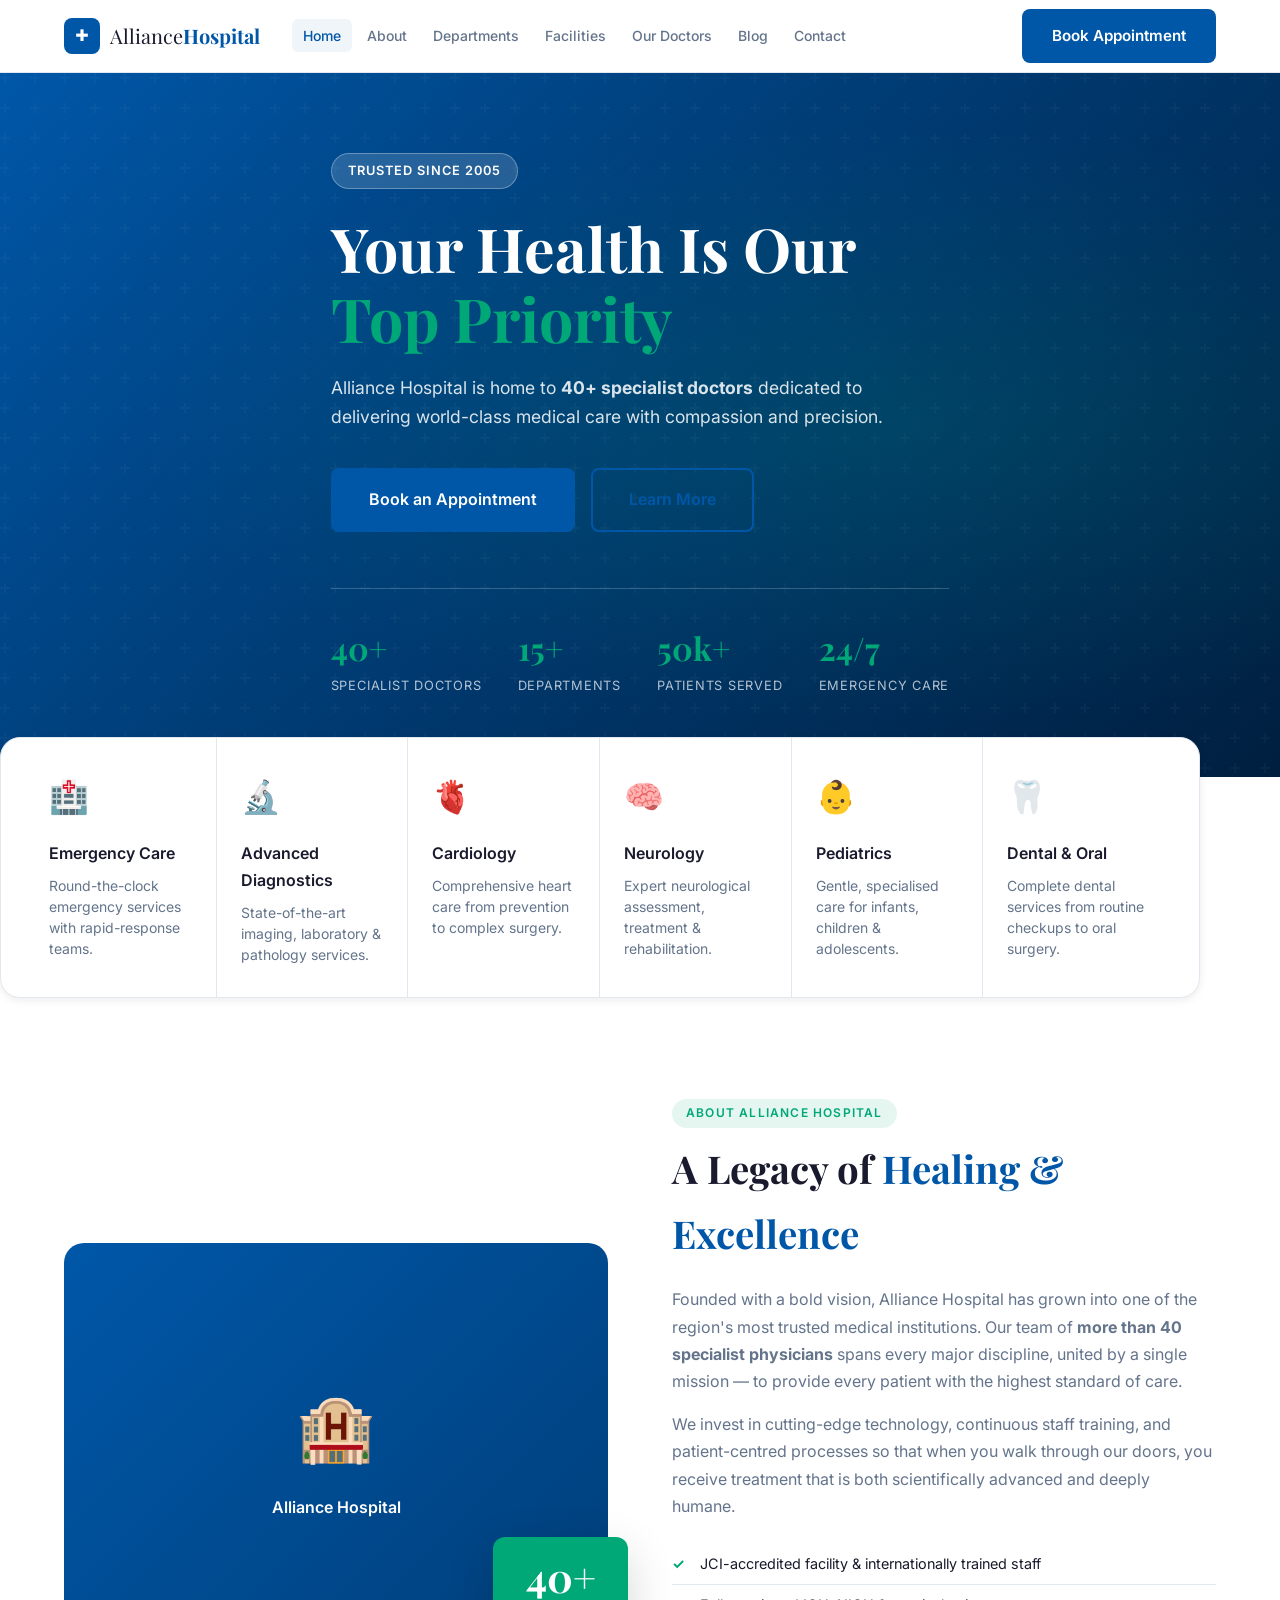
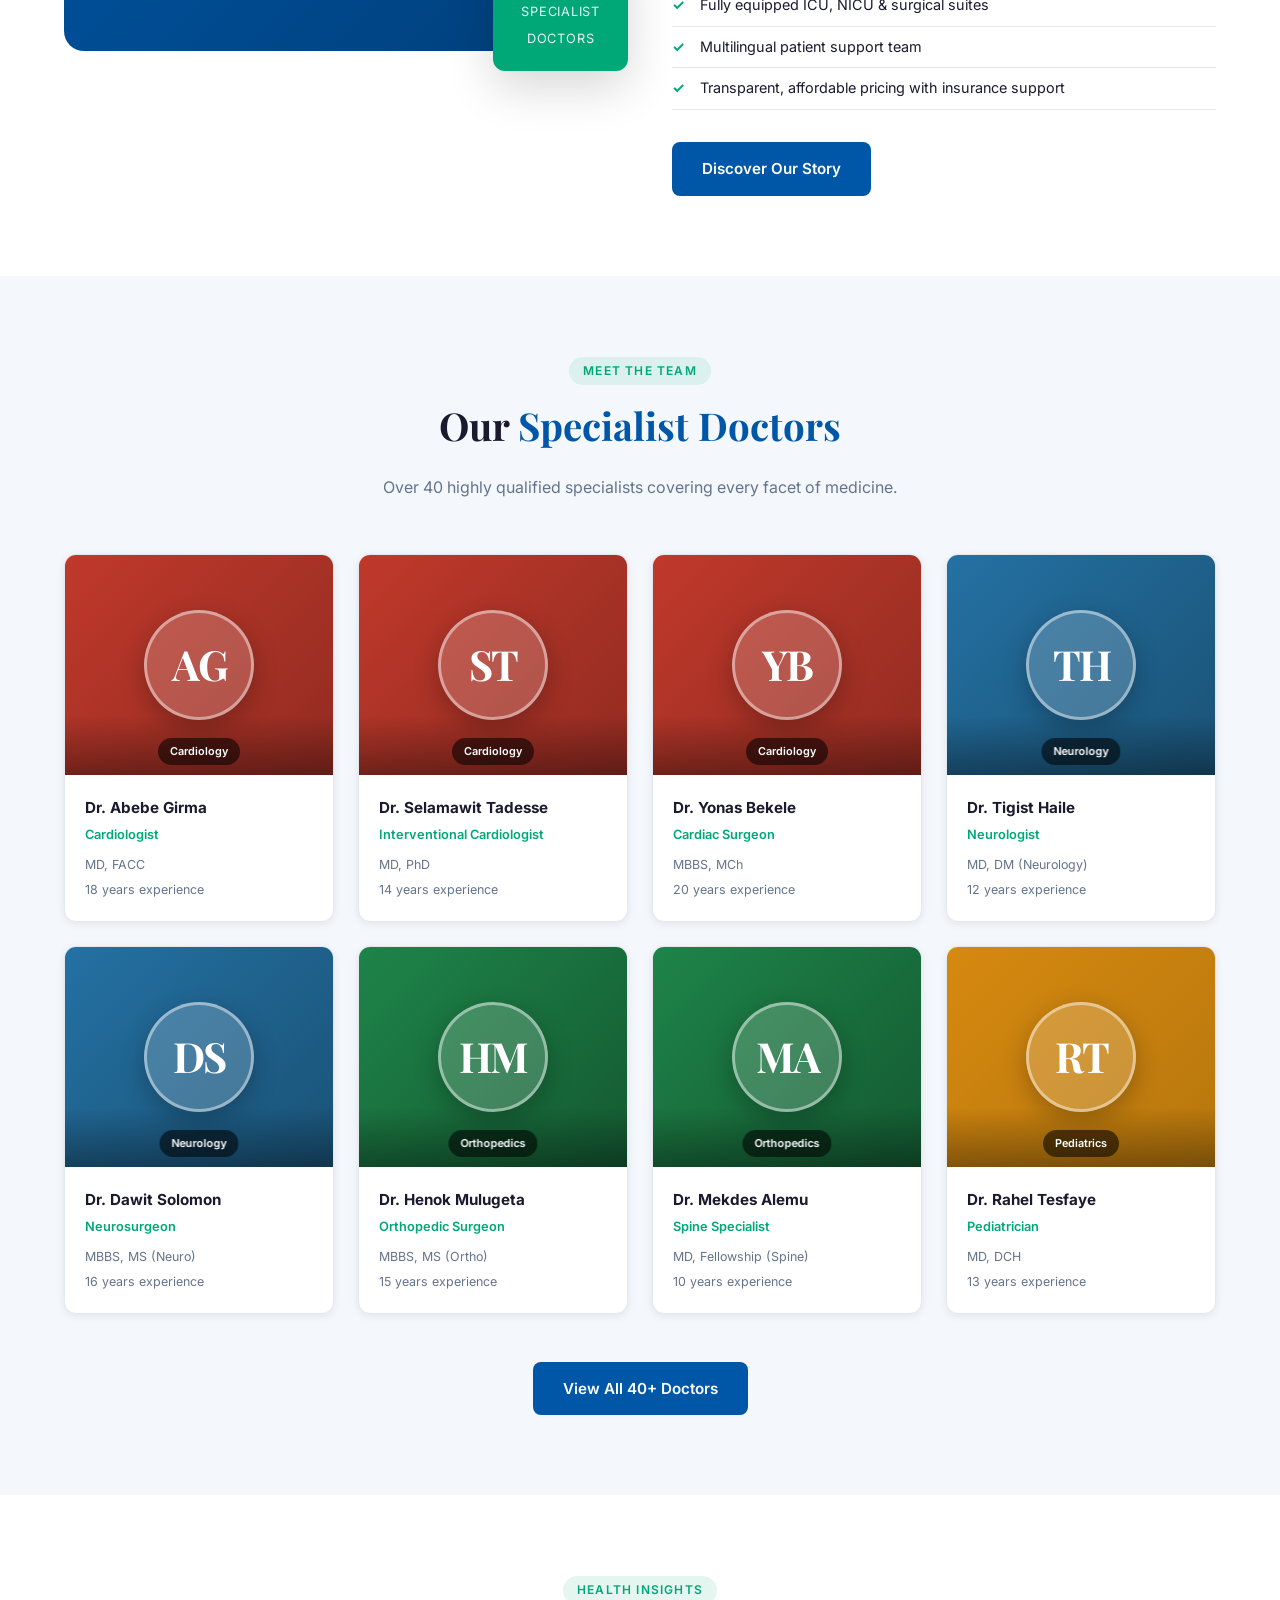
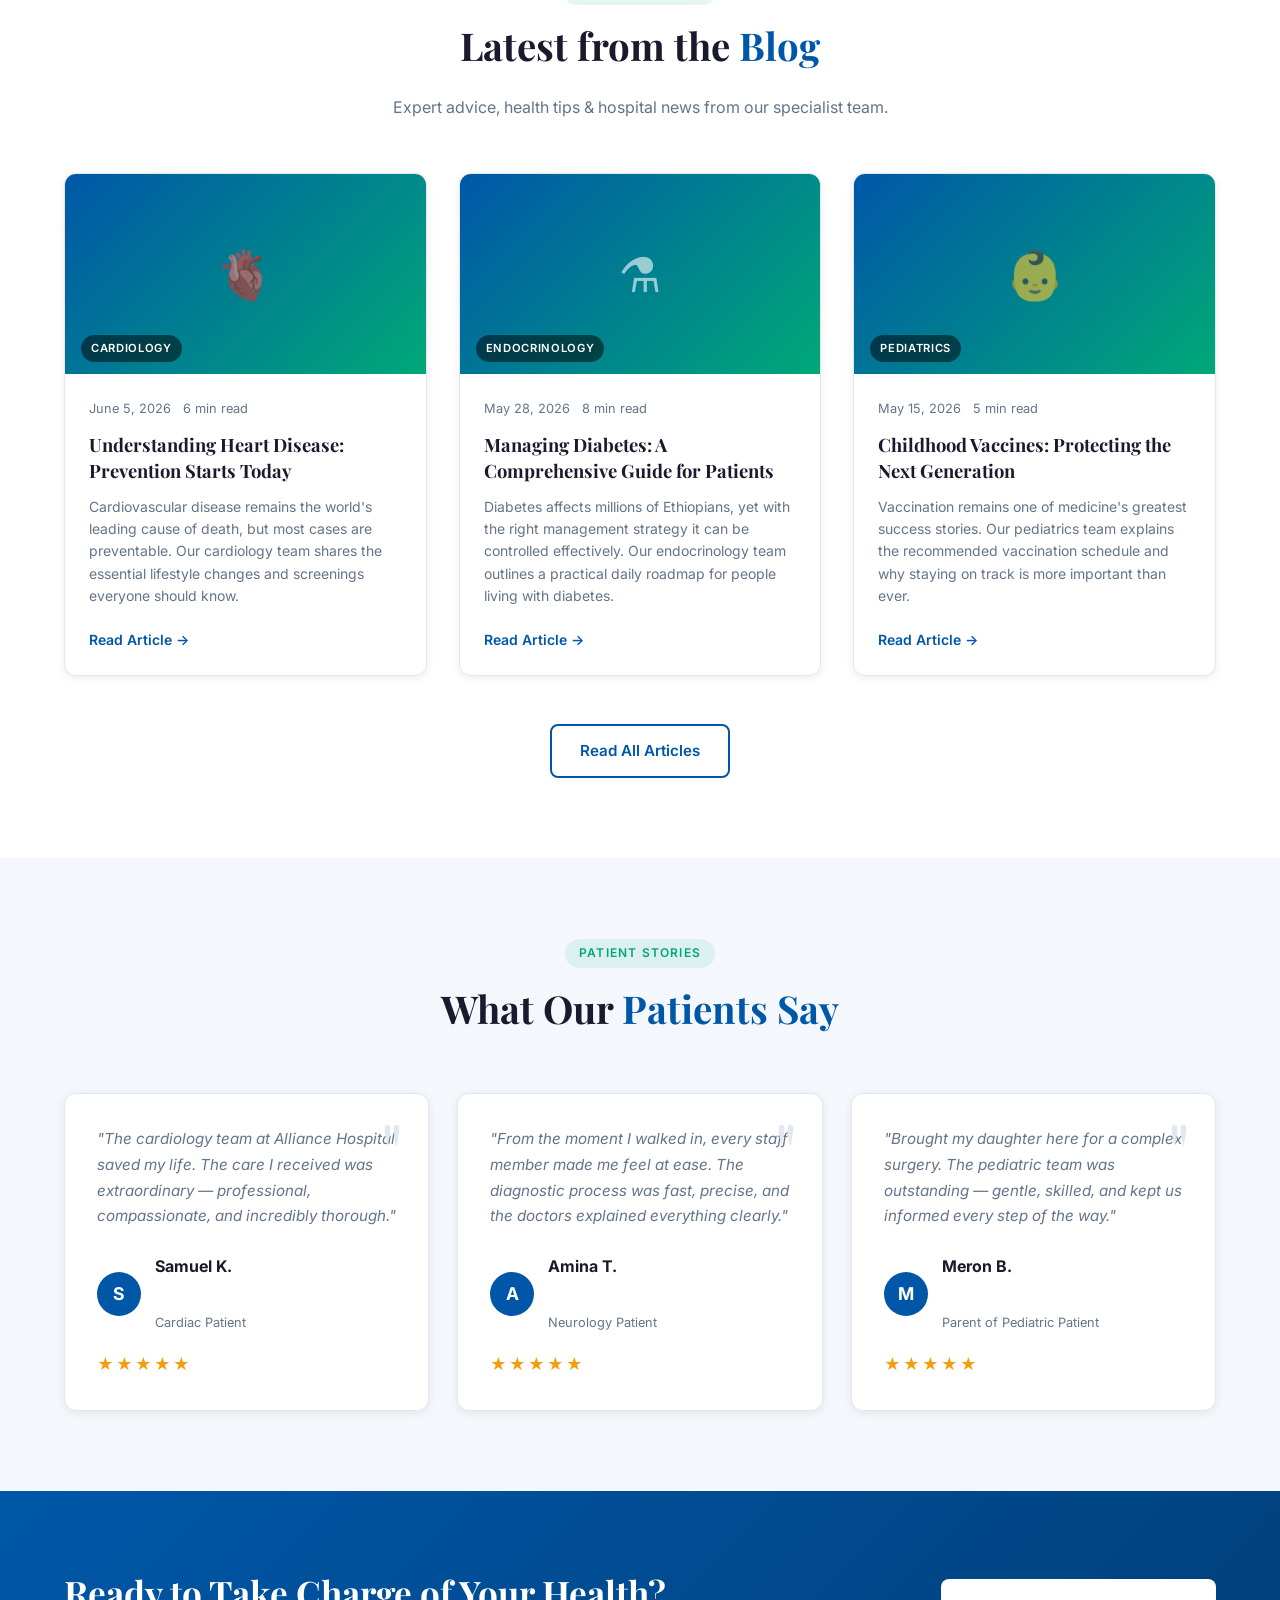
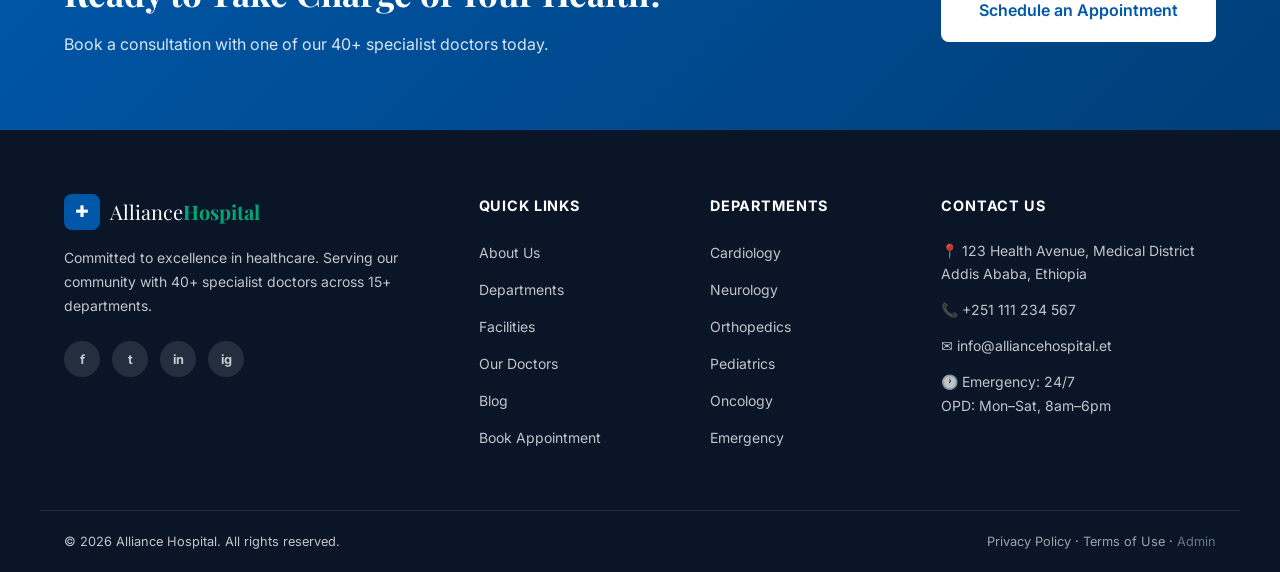
<file: index.html>
<!DOCTYPE html>
<html lang="en">
<head>
  <meta charset="UTF-8" />
  <meta name="viewport" content="width=device-width, initial-scale=1.0" />
  <title>Alliance Hospital — Excellence in Healthcare</title>
  <link rel="stylesheet" href="css/style.css" />
  <link rel="preconnect" href="https://fonts.googleapis.com" />
  <link rel="preconnect" href="https://fonts.gstatic.com" crossorigin />
  <link href="https://fonts.googleapis.com/css2?family=Inter:wght@300;400;500;600;700&family=Playfair+Display:wght@400;600;700&display=swap" rel="stylesheet" />
</head>
<body>

  <!-- ===== HEADER / NAV ===== -->
  <header class="site-header" id="site-header">
    <div class="container header-inner">
      <a href="index.html" class="logo">
        <span class="logo-icon">✚</span>
        <span class="logo-text">Alliance<strong>Hospital</strong></span>
      </a>
      <nav class="main-nav" id="main-nav">
        <ul>
          <li><a href="index.html" class="active">Home</a></li>
          <li><a href="about.html">About</a></li>
          <li><a href="departments.html">Departments</a></li>
          <li><a href="facilities.html">Facilities</a></li>
          <li><a href="doctors.html">Our Doctors</a></li>
          <li><a href="blog.html">Blog</a></li>
          <li><a href="contact.html">Contact</a></li>
        </ul>
      </nav>
      <a href="appointment.html" class="btn btn-primary nav-cta">Book Appointment</a>
      <button class="hamburger" id="hamburger" aria-label="Toggle menu">
        <span></span><span></span><span></span>
      </button>
    </div>
  </header>

  <!-- ===== HERO ===== -->
  <section class="hero">
    <div class="hero-overlay"></div>
    <div class="container hero-content">
      <span class="hero-badge">Trusted Since 2005</span>
      <h1>Your Health Is Our<br /><em>Top Priority</em></h1>
      <p class="hero-sub">Alliance Hospital is home to <strong>40+ specialist doctors</strong> dedicated to delivering world-class medical care with compassion and precision.</p>
      <div class="hero-actions">
        <a href="appointment.html" class="btn btn-primary btn-lg">Book an Appointment</a>
        <a href="about.html" class="btn btn-outline btn-lg">Learn More</a>
      </div>
      <div class="hero-stats">
        <div class="stat"><span class="stat-num">40+</span><span class="stat-label">Specialist Doctors</span></div>
        <div class="stat"><span class="stat-num">15+</span><span class="stat-label">Departments</span></div>
        <div class="stat"><span class="stat-num">50k+</span><span class="stat-label">Patients Served</span></div>
        <div class="stat"><span class="stat-num">24/7</span><span class="stat-label">Emergency Care</span></div>
      </div>
    </div>
  </section>

  <!-- ===== SERVICES STRIP ===== -->
  <section class="services-strip">
    <div class="container services-grid">
      <div class="service-card">
        <div class="service-icon">🏥</div>
        <h3>Emergency Care</h3>
        <p>Round-the-clock emergency services with rapid-response teams.</p>
      </div>
      <div class="service-card">
        <div class="service-icon">🔬</div>
        <h3>Advanced Diagnostics</h3>
        <p>State-of-the-art imaging, laboratory &amp; pathology services.</p>
      </div>
      <div class="service-card">
        <div class="service-icon">🫀</div>
        <h3>Cardiology</h3>
        <p>Comprehensive heart care from prevention to complex surgery.</p>
      </div>
      <div class="service-card">
        <div class="service-icon">🧠</div>
        <h3>Neurology</h3>
        <p>Expert neurological assessment, treatment &amp; rehabilitation.</p>
      </div>
      <div class="service-card">
        <div class="service-icon">👶</div>
        <h3>Pediatrics</h3>
        <p>Gentle, specialised care for infants, children &amp; adolescents.</p>
      </div>
      <div class="service-card">
        <div class="service-icon">🦷</div>
        <h3>Dental &amp; Oral</h3>
        <p>Complete dental services from routine checkups to oral surgery.</p>
      </div>
    </div>
  </section>

  <!-- ===== ABOUT SNIPPET ===== -->
  <section class="about-section section-pad">
    <div class="container about-grid">
      <div class="about-image-wrap">
        <div class="about-image-placeholder">
          <span class="big-icon">🏨</span>
          <p>Alliance Hospital</p>
        </div>
        <div class="about-badge-float">
          <span class="badge-num">40+</span>
          <span class="badge-text">Specialist<br/>Doctors</span>
        </div>
      </div>
      <div class="about-text">
        <span class="section-eyebrow">About Alliance Hospital</span>
        <h2>A Legacy of <em>Healing &amp; Excellence</em></h2>
        <p>Founded with a bold vision, Alliance Hospital has grown into one of the region's most trusted medical institutions. Our team of <strong>more than 40 specialist physicians</strong> spans every major discipline, united by a single mission — to provide every patient with the highest standard of care.</p>
        <p>We invest in cutting-edge technology, continuous staff training, and patient-centred processes so that when you walk through our doors, you receive treatment that is both scientifically advanced and deeply humane.</p>
        <ul class="check-list">
          <li>JCI-accredited facility &amp; internationally trained staff</li>
          <li>Fully equipped ICU, NICU &amp; surgical suites</li>
          <li>Multilingual patient support team</li>
          <li>Transparent, affordable pricing with insurance support</li>
        </ul>
        <a href="about.html" class="btn btn-primary">Discover Our Story</a>
      </div>
    </div>
  </section>

  <!-- ===== FEATURED DOCTORS ===== -->
  <section class="doctors-section section-pad bg-light">
    <div class="container">
      <div class="section-header">
        <span class="section-eyebrow">Meet the Team</span>
        <h2>Our <em>Specialist Doctors</em></h2>
        <p>Over 40 highly qualified specialists covering every facet of medicine.</p>
      </div>
      <div class="doctors-grid" id="featured-doctors">
        <!-- Populated by doctors.js -->
      </div>
      <div class="section-footer-cta">
        <a href="doctors.html" class="btn btn-primary">View All 40+ Doctors</a>
      </div>
    </div>
  </section>

  <!-- ===== LATEST BLOG POSTS ===== -->
  <section class="blog-section section-pad">
    <div class="container">
      <div class="section-header">
        <span class="section-eyebrow">Health Insights</span>
        <h2>Latest from the <em>Blog</em></h2>
        <p>Expert advice, health tips &amp; hospital news from our specialist team.</p>
      </div>
      <div class="blog-grid" id="featured-posts">
        <!-- Populated by blog.js -->
      </div>
      <div class="section-footer-cta">
        <a href="blog.html" class="btn btn-outline">Read All Articles</a>
      </div>
    </div>
  </section>

  <!-- ===== TESTIMONIALS ===== -->
  <section class="testimonials-section section-pad bg-light">
    <div class="container">
      <div class="section-header">
        <span class="section-eyebrow">Patient Stories</span>
        <h2>What Our <em>Patients Say</em></h2>
      </div>
      <div class="testimonials-grid">
        <div class="testimonial-card">
          <p>"The cardiology team at Alliance Hospital saved my life. The care I received was extraordinary — professional, compassionate, and incredibly thorough."</p>
          <div class="testimonial-author">
            <div class="author-avatar">S</div>
            <div><strong>Samuel K.</strong><br/><small>Cardiac Patient</small></div>
          </div>
          <div class="stars">★★★★★</div>
        </div>
        <div class="testimonial-card">
          <p>"From the moment I walked in, every staff member made me feel at ease. The diagnostic process was fast, precise, and the doctors explained everything clearly."</p>
          <div class="testimonial-author">
            <div class="author-avatar">A</div>
            <div><strong>Amina T.</strong><br/><small>Neurology Patient</small></div>
          </div>
          <div class="stars">★★★★★</div>
        </div>
        <div class="testimonial-card">
          <p>"Brought my daughter here for a complex surgery. The pediatric team was outstanding — gentle, skilled, and kept us informed every step of the way."</p>
          <div class="testimonial-author">
            <div class="author-avatar">M</div>
            <div><strong>Meron B.</strong><br/><small>Parent of Pediatric Patient</small></div>
          </div>
          <div class="stars">★★★★★</div>
        </div>
      </div>
    </div>
  </section>

  <!-- ===== CTA BANNER ===== -->
  <section class="cta-banner">
    <div class="container cta-inner">
      <div class="cta-text">
        <h2>Ready to Take Charge of Your Health?</h2>
        <p>Book a consultation with one of our 40+ specialist doctors today.</p>
      </div>
      <a href="appointment.html" class="btn btn-white btn-lg">Schedule an Appointment</a>
    </div>
  </section>

  <!-- ===== FOOTER ===== -->
  <footer class="site-footer">
    <div class="container footer-grid">
      <div class="footer-brand">
        <a href="index.html" class="logo logo-light">
          <span class="logo-icon">✚</span>
          <span class="logo-text">Alliance<strong>Hospital</strong></span>
        </a>
        <p>Committed to excellence in healthcare. Serving our community with 40+ specialist doctors across 15+ departments.</p>
        <div class="social-links">
          <a href="#" aria-label="Facebook">f</a>
          <a href="#" aria-label="Twitter">t</a>
          <a href="#" aria-label="LinkedIn">in</a>
          <a href="#" aria-label="Instagram">ig</a>
        </div>
      </div>
      <div class="footer-links">
        <h4>Quick Links</h4>
        <ul>
          <li><a href="about.html">About Us</a></li>
          <li><a href="departments.html">Departments</a></li>
          <li><a href="facilities.html">Facilities</a></li>
          <li><a href="doctors.html">Our Doctors</a></li>
          <li><a href="blog.html">Blog</a></li>
          <li><a href="appointment.html">Book Appointment</a></li>
        </ul>
      </div>
      <div class="footer-links">
        <h4>Departments</h4>
        <ul>
          <li><a href="departments.html#cardiology">Cardiology</a></li>
          <li><a href="departments.html#neurology">Neurology</a></li>
          <li><a href="departments.html#orthopedics">Orthopedics</a></li>
          <li><a href="departments.html#pediatrics">Pediatrics</a></li>
          <li><a href="departments.html#oncology">Oncology</a></li>
          <li><a href="departments.html#emergency">Emergency</a></li>
        </ul>
      </div>
      <div class="footer-contact">
        <h4>Contact Us</h4>
        <p>📍 123 Health Avenue, Medical District<br/>Addis Ababa, Ethiopia</p>
        <p>📞 <a href="tel:+251111234567">+251 111 234 567</a></p>
        <p>✉️ <a href="mailto:info@alliancehospital.et">info@alliancehospital.et</a></p>
        <p>🕐 Emergency: 24/7<br/>OPD: Mon–Sat, 8am–6pm</p>
      </div>
    </div>
    <div class="footer-bottom">
      <div class="container">
        <p>&copy; 2026 Alliance Hospital. All rights reserved.</p>
        <p><a href="#">Privacy Policy</a> · <a href="#">Terms of Use</a> · <a href="admin.html" style="color:var(--clr-text-muted)">Admin</a></p>
      </div>
    </div>
  </footer>

  <script src="js/data.js"></script>
  <script src="js/main.js"></script>
</body>
</html>
</file>
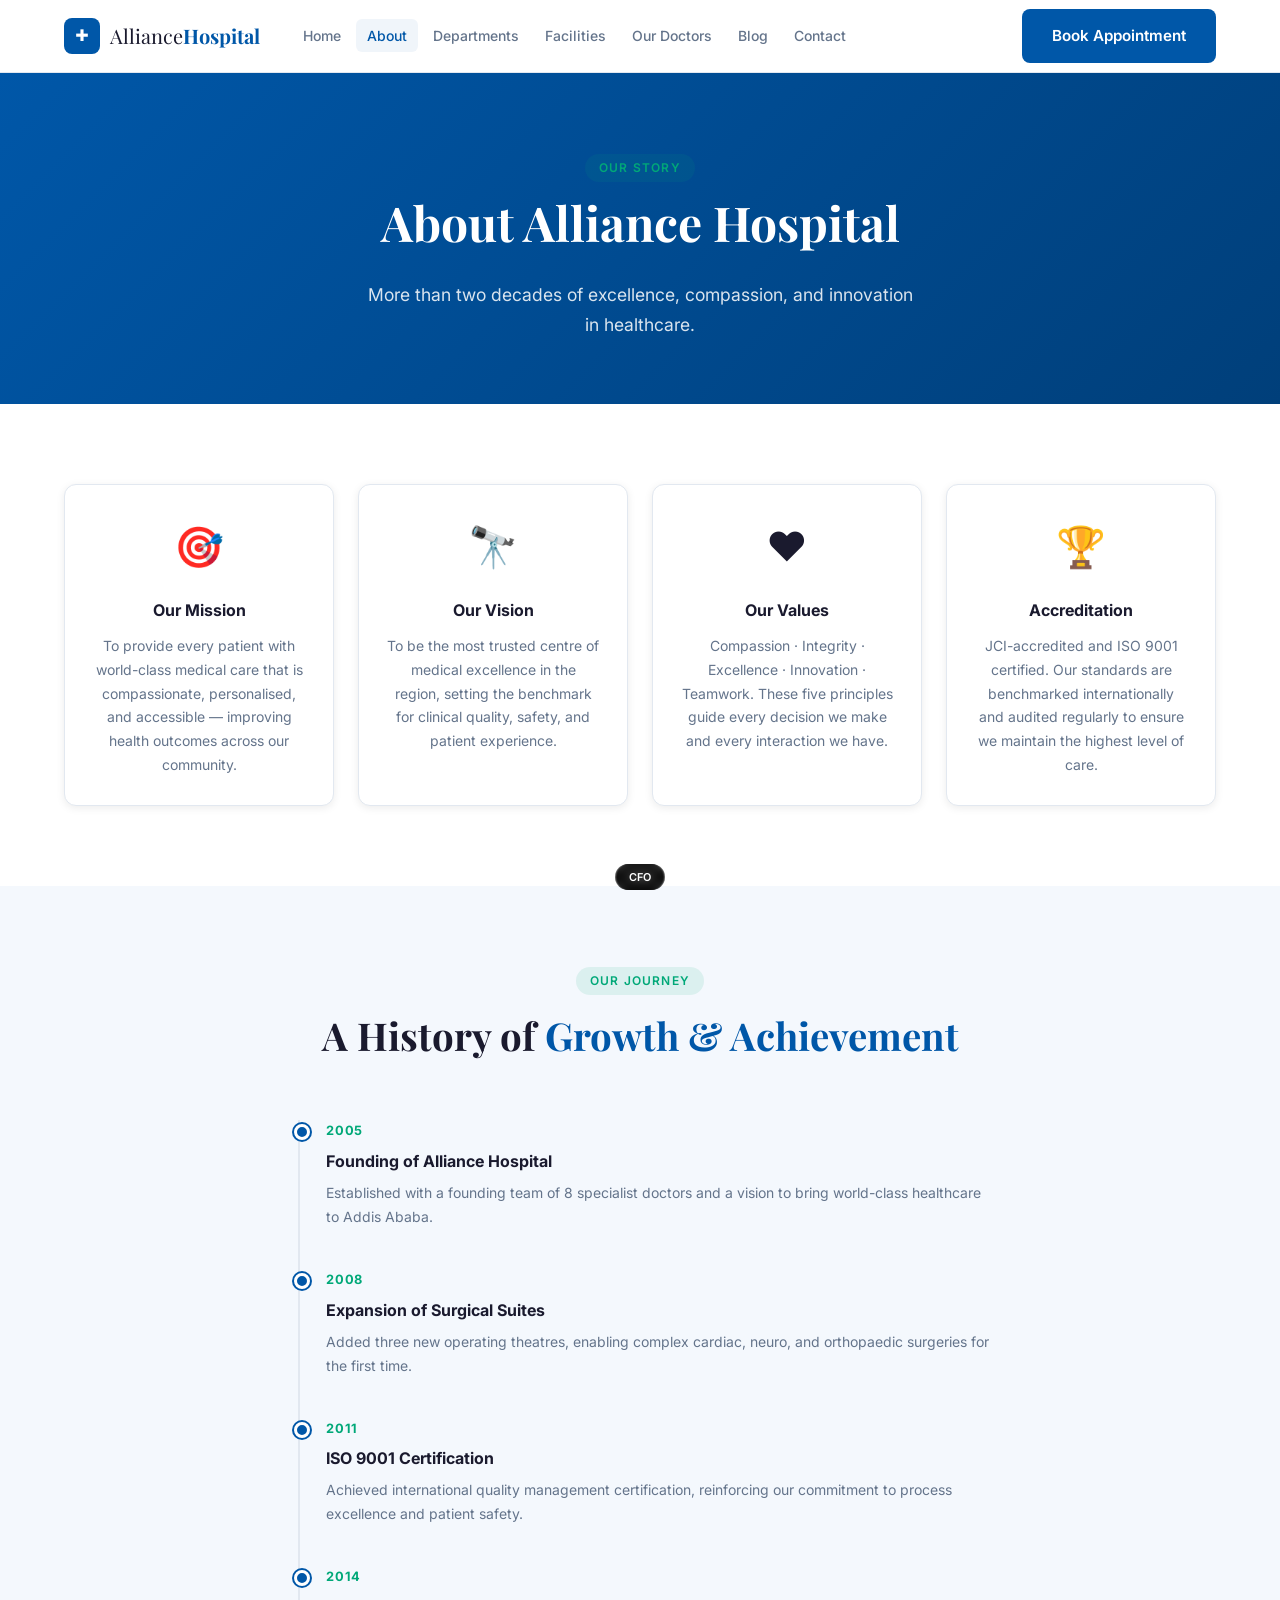
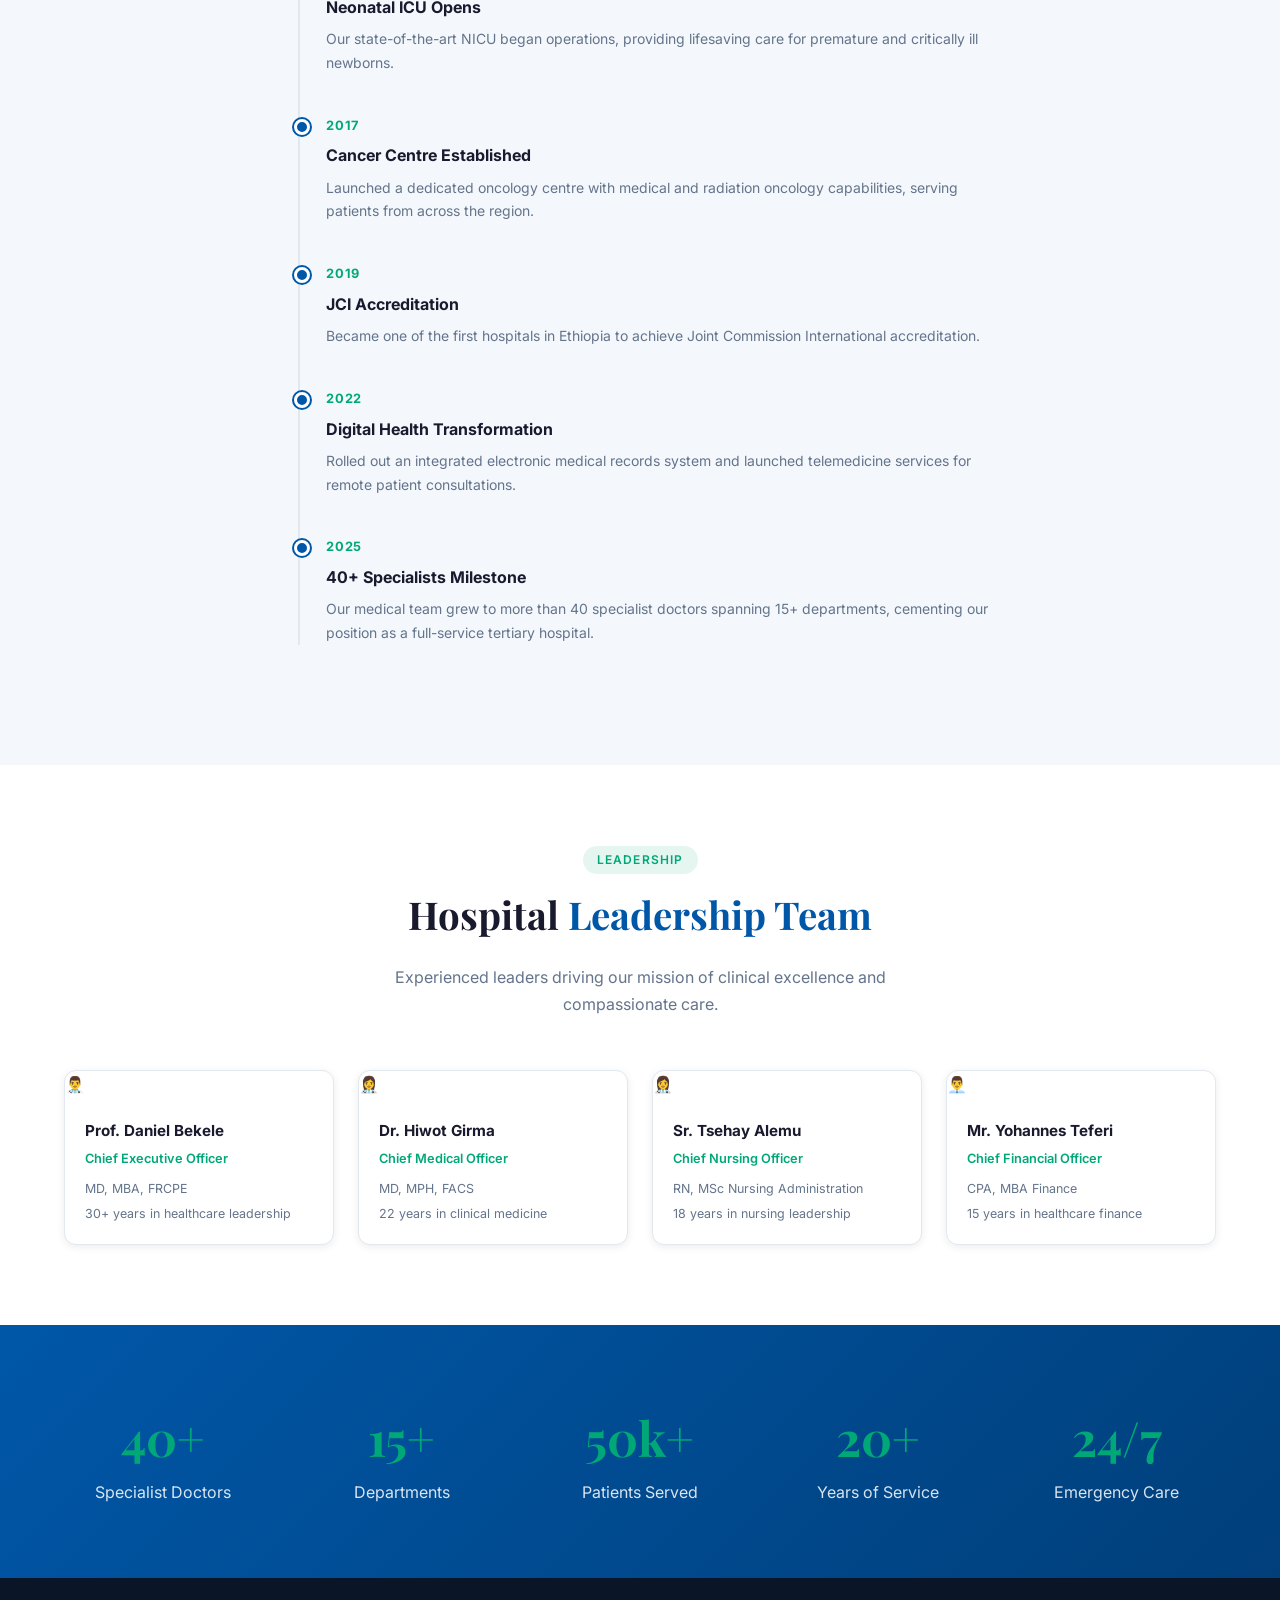
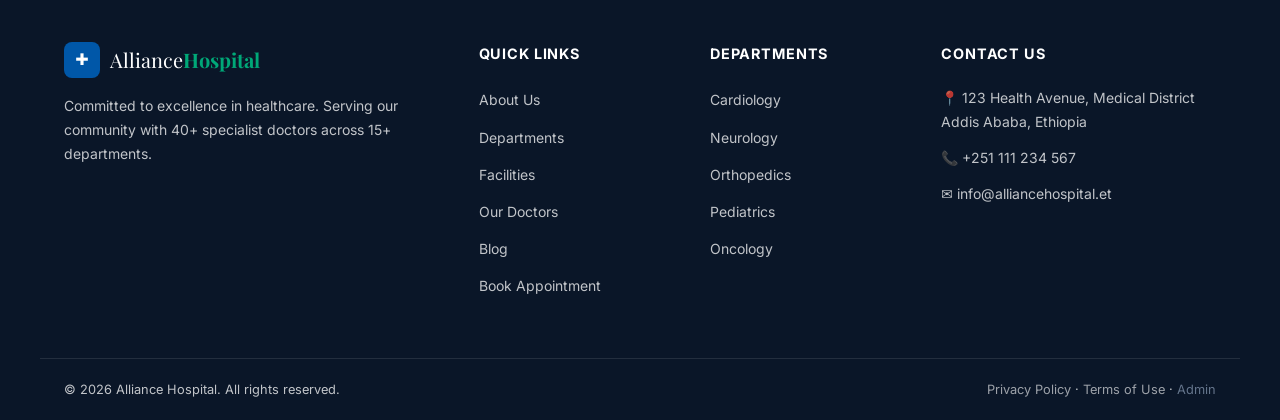
<file: about.html>
<!DOCTYPE html>
<html lang="en">
<head>
  <meta charset="UTF-8" />
  <meta name="viewport" content="width=device-width, initial-scale=1.0" />
  <title>About Us — Alliance Hospital</title>
  <link rel="stylesheet" href="css/style.css" />
  <link href="https://fonts.googleapis.com/css2?family=Inter:wght@300;400;500;600;700&family=Playfair+Display:wght@400;600;700&display=swap" rel="stylesheet" />
</head>
<body>

  <header class="site-header" id="site-header">
    <div class="container header-inner">
      <a href="index.html" class="logo">
        <span class="logo-icon">✚</span>
        <span class="logo-text">Alliance<strong>Hospital</strong></span>
      </a>
      <nav class="main-nav" id="main-nav">
        <ul>
          <li><a href="index.html">Home</a></li>
          <li><a href="about.html" class="active">About</a></li>
          <li><a href="departments.html">Departments</a></li>
          <li><a href="facilities.html">Facilities</a></li>
          <li><a href="doctors.html">Our Doctors</a></li>
          <li><a href="blog.html">Blog</a></li>
          <li><a href="contact.html">Contact</a></li>
        </ul>
      </nav>
      <a href="appointment.html" class="btn btn-primary nav-cta">Book Appointment</a>
      <button class="hamburger" id="hamburger" aria-label="Toggle menu"><span></span><span></span><span></span></button>
    </div>
  </header>

  <section class="page-hero">
    <div class="container">
      <span class="section-eyebrow">Our Story</span>
      <h1>About Alliance Hospital</h1>
      <p>More than two decades of excellence, compassion, and innovation in healthcare.</p>
    </div>
  </section>

  <!-- Mission / Vision / Values -->
  <section class="section-pad">
    <div class="container">
      <div class="values-grid">
        <div class="value-card">
          <div class="value-icon">🎯</div>
          <h4>Our Mission</h4>
          <p id="about-mission-text">To provide every patient with world-class medical care that is compassionate, personalised, and accessible — improving health outcomes across our community.</p>
        </div>
        <div class="value-card">
          <div class="value-icon">🔭</div>
          <h4>Our Vision</h4>
          <p id="about-vision-text">To be the most trusted centre of medical excellence in the region, setting the benchmark for clinical quality, safety, and patient experience.</p>
        </div>
        <div class="value-card">
          <div class="value-icon">❤️</div>
          <h4>Our Values</h4>
          <p id="about-values-text">Compassion · Integrity · Excellence · Innovation · Teamwork. These five principles guide every decision we make and every interaction we have.</p>
        </div>
        <div class="value-card">
          <div class="value-icon">🏆</div>
          <h4>Accreditation</h4>
          <p id="about-accred-text">JCI-accredited and ISO 9001 certified. Our standards are benchmarked internationally and audited regularly to ensure we maintain the highest level of care.</p>
        </div>
      </div>
    </div>
  </section>

  <!-- Our History -->
  <section class="section-pad bg-light">
    <div class="container">
      <div class="section-header">
        <span class="section-eyebrow">Our Journey</span>
        <h2>A History of <em>Growth &amp; Achievement</em></h2>
      </div>
      <div style="max-width:700px;margin:0 auto">
        <div class="timeline">
          <div class="timeline-item">
            <div class="timeline-year">2005</div>
            <h4>Founding of Alliance Hospital</h4>
            <p>Established with a founding team of 8 specialist doctors and a vision to bring world-class healthcare to Addis Ababa.</p>
          </div>
          <div class="timeline-item">
            <div class="timeline-year">2008</div>
            <h4>Expansion of Surgical Suites</h4>
            <p>Added three new operating theatres, enabling complex cardiac, neuro, and orthopaedic surgeries for the first time.</p>
          </div>
          <div class="timeline-item">
            <div class="timeline-year">2011</div>
            <h4>ISO 9001 Certification</h4>
            <p>Achieved international quality management certification, reinforcing our commitment to process excellence and patient safety.</p>
          </div>
          <div class="timeline-item">
            <div class="timeline-year">2014</div>
            <h4>Neonatal ICU Opens</h4>
            <p>Our state-of-the-art NICU began operations, providing lifesaving care for premature and critically ill newborns.</p>
          </div>
          <div class="timeline-item">
            <div class="timeline-year">2017</div>
            <h4>Cancer Centre Established</h4>
            <p>Launched a dedicated oncology centre with medical and radiation oncology capabilities, serving patients from across the region.</p>
          </div>
          <div class="timeline-item">
            <div class="timeline-year">2019</div>
            <h4>JCI Accreditation</h4>
            <p>Became one of the first hospitals in Ethiopia to achieve Joint Commission International accreditation.</p>
          </div>
          <div class="timeline-item">
            <div class="timeline-year">2022</div>
            <h4>Digital Health Transformation</h4>
            <p>Rolled out an integrated electronic medical records system and launched telemedicine services for remote patient consultations.</p>
          </div>
          <div class="timeline-item">
            <div class="timeline-year">2025</div>
            <h4>40+ Specialists Milestone</h4>
            <p>Our medical team grew to more than 40 specialist doctors spanning 15+ departments, cementing our position as a full-service tertiary hospital.</p>
          </div>
        </div>
      </div>
    </div>
  </section>

  <!-- Leadership -->
  <section class="section-pad">
    <div class="container">
      <div class="section-header">
        <span class="section-eyebrow">Leadership</span>
        <h2>Hospital <em>Leadership Team</em></h2>
        <p>Experienced leaders driving our mission of clinical excellence and compassionate care.</p>
      </div>
      <div class="doctors-grid">
        <div class="doctor-card">
          <div class="doctor-avatar">👨‍⚕️<span class="doctor-dept-tag">CEO</span></div>
          <div class="doctor-info">
            <h4>Prof. Daniel Bekele</h4>
            <p class="specialty">Chief Executive Officer</p>
            <p class="qual">MD, MBA, FRCPE</p>
            <p class="exp">30+ years in healthcare leadership</p>
          </div>
        </div>
        <div class="doctor-card">
          <div class="doctor-avatar">👩‍⚕️<span class="doctor-dept-tag">CMO</span></div>
          <div class="doctor-info">
            <h4>Dr. Hiwot Girma</h4>
            <p class="specialty">Chief Medical Officer</p>
            <p class="qual">MD, MPH, FACS</p>
            <p class="exp">22 years in clinical medicine</p>
          </div>
        </div>
        <div class="doctor-card">
          <div class="doctor-avatar">👩‍⚕️<span class="doctor-dept-tag">CNO</span></div>
          <div class="doctor-info">
            <h4>Sr. Tsehay Alemu</h4>
            <p class="specialty">Chief Nursing Officer</p>
            <p class="qual">RN, MSc Nursing Administration</p>
            <p class="exp">18 years in nursing leadership</p>
          </div>
        </div>
        <div class="doctor-card">
          <div class="doctor-avatar">👨‍💼<span class="doctor-dept-tag">CFO</span></div>
          <div class="doctor-info">
            <h4>Mr. Yohannes Teferi</h4>
            <p class="specialty">Chief Financial Officer</p>
            <p class="qual">CPA, MBA Finance</p>
            <p class="exp">15 years in healthcare finance</p>
          </div>
        </div>
      </div>
    </div>
  </section>

  <!-- Stats Banner -->
  <section class="cta-banner">
    <div class="container">
      <div style="display:grid;grid-template-columns:repeat(auto-fit,minmax(180px,1fr));gap:40px;text-align:center">
        <div><div id="about-stat-1-val" style="font-size:3rem;font-weight:700;font-family:var(--font-display);color:var(--clr-accent)">40+</div><div id="about-stat-1-lbl" style="opacity:.85">Specialist Doctors</div></div>
        <div><div id="about-stat-2-val" style="font-size:3rem;font-weight:700;font-family:var(--font-display);color:var(--clr-accent)">15+</div><div id="about-stat-2-lbl" style="opacity:.85">Departments</div></div>
        <div><div id="about-stat-3-val" style="font-size:3rem;font-weight:700;font-family:var(--font-display);color:var(--clr-accent)">50k+</div><div id="about-stat-3-lbl" style="opacity:.85">Patients Served</div></div>
        <div><div id="about-stat-4-val" style="font-size:3rem;font-weight:700;font-family:var(--font-display);color:var(--clr-accent)">20+</div><div id="about-stat-4-lbl" style="opacity:.85">Years of Service</div></div>
        <div><div id="about-stat-5-val" style="font-size:3rem;font-weight:700;font-family:var(--font-display);color:var(--clr-accent)">24/7</div><div id="about-stat-5-lbl" style="opacity:.85">Emergency Care</div></div>
      </div>
    </div>
  </section>

  <footer class="site-footer">
    <div class="container footer-grid">
      <div class="footer-brand">
        <a href="index.html" class="logo logo-light"><span class="logo-icon">✚</span><span class="logo-text">Alliance<strong>Hospital</strong></span></a>
        <p>Committed to excellence in healthcare. Serving our community with 40+ specialist doctors across 15+ departments.</p>
      </div>
      <div class="footer-links"><h4>Quick Links</h4><ul>
        <li><a href="about.html">About Us</a></li><li><a href="departments.html">Departments</a></li>
          <li><a href="facilities.html">Facilities</a></li>
        <li><a href="doctors.html">Our Doctors</a></li><li><a href="blog.html">Blog</a></li>
        <li><a href="appointment.html">Book Appointment</a></li>
      </ul></div>
      <div class="footer-links"><h4>Departments</h4><ul>
        <li><a href="departments.html#cardiology">Cardiology</a></li><li><a href="departments.html#neurology">Neurology</a></li>
        <li><a href="departments.html#orthopedics">Orthopedics</a></li><li><a href="departments.html#pediatrics">Pediatrics</a></li>
        <li><a href="departments.html#oncology">Oncology</a></li>
      </ul></div>
      <div class="footer-contact"><h4>Contact Us</h4>
        <p>📍 123 Health Avenue, Medical District<br/>Addis Ababa, Ethiopia</p>
        <p>📞 <a href="tel:+251111234567">+251 111 234 567</a></p>
        <p>✉️ <a href="mailto:info@alliancehospital.et">info@alliancehospital.et</a></p>
      </div>
    </div>
    <div class="footer-bottom"><div class="container"><p>&copy; 2026 Alliance Hospital. All rights reserved.</p><p><a href="#">Privacy Policy</a> · <a href="#">Terms of Use</a> · <a href="admin.html" style="color:var(--clr-text-muted)">Admin</a></p></div></div>
  </footer>

  <script src="js/data.js"></script>
  <script src="js/main.js"></script>
</body>
</html>
</file>
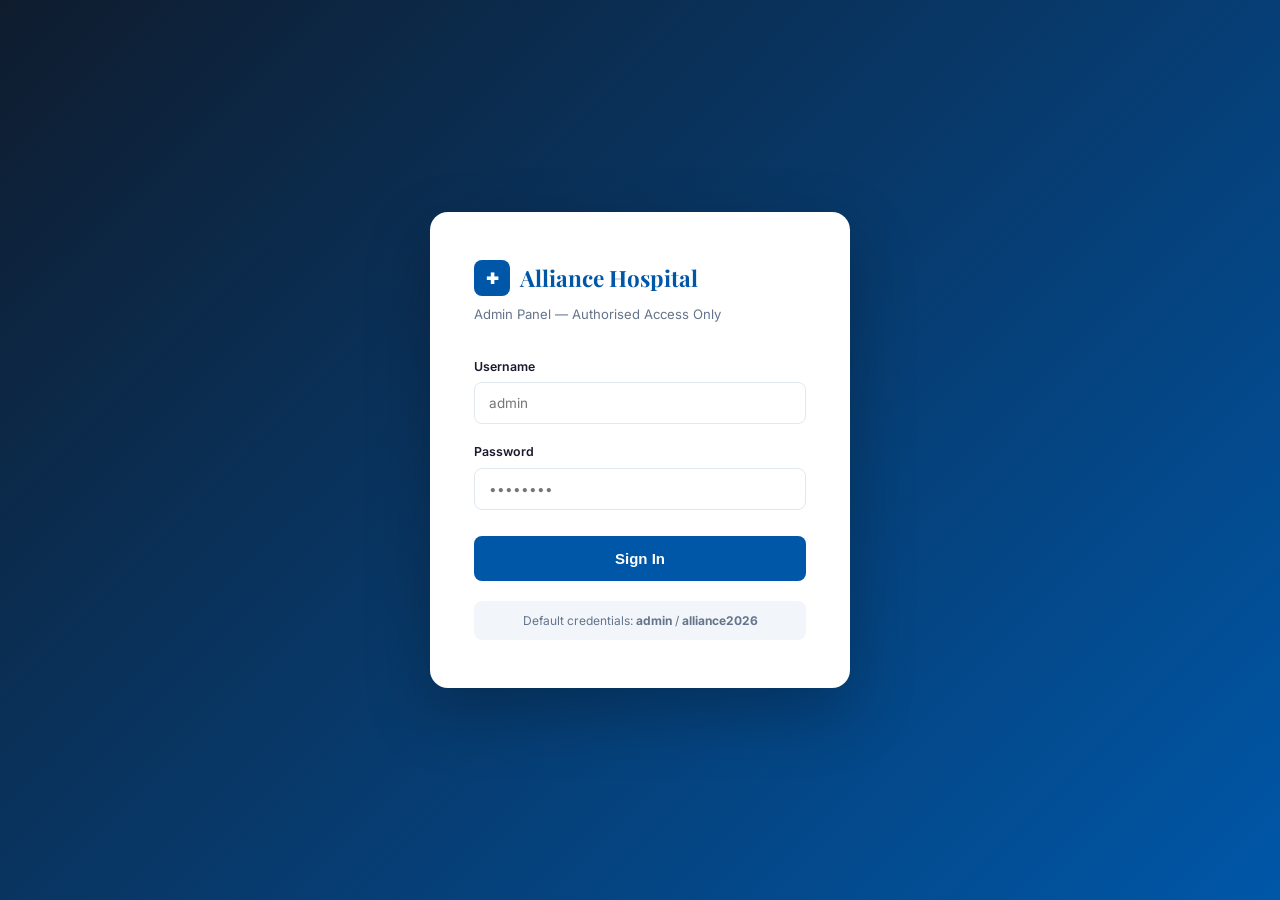
<file: admin.html>
<!DOCTYPE html>
<html lang="en">
<head>
  <meta charset="UTF-8"/>
  <meta name="viewport" content="width=device-width, initial-scale=1.0"/>
  <title>Admin Panel — Alliance Hospital</title>
  <link href="https://fonts.googleapis.com/css2?family=Inter:wght@300;400;500;600;700&family=Playfair+Display:wght@400;600;700&display=swap" rel="stylesheet"/>
  <style>
    *, *::before, *::after { box-sizing: border-box; margin: 0; padding: 0; }
    :root {
      --primary: #0057a8; --primary-dark: #003f7a; --accent: #00a878;
      --sidebar-bg: #0f1c2e; --sidebar-hover: #1a2d44;
      --bg: #f2f6fb; --card: #fff;
      --text: #1a1a2e; --muted: #64748b; --border: #e2e8f0;
      --danger: #e74c3c; --success: #27ae60; --warn: #f39c12;
      --radius: 10px; --shadow: 0 4px 16px rgba(0,0,0,.1);
      --font: 'Inter', system-ui, sans-serif;
    }
    html { font-size: 15px; }
    body { font-family: var(--font); background: var(--bg); color: var(--text); line-height: 1.6; }
    a { color: inherit; text-decoration: none; }
    button, label { cursor: pointer; }
    input, select, textarea { font-family: inherit; }
    .hidden { display: none !important; }

    /* ========== LOGIN ========== */
    #login-screen {
      min-height: 100vh; display: flex; align-items: center; justify-content: center;
      background: linear-gradient(135deg, #0f1c2e 0%, #0057a8 100%);
    }
    .login-card {
      background: #fff; border-radius: 18px; padding: 48px 44px; width: 100%; max-width: 420px;
      box-shadow: 0 24px 64px rgba(0,0,0,.25);
    }
    .login-logo {
      font-size: 1.5rem; font-family: 'Playfair Display', serif; font-weight: 700;
      color: var(--primary); margin-bottom: 8px; display: flex; align-items: center; gap: 10px;
    }
    .login-logo span { background: var(--primary); color: #fff; width: 36px; height: 36px; border-radius: 8px; display: grid; place-items: center; font-size: 1rem; font-weight: 900; }
    .login-subtitle { color: var(--muted); font-size: .875rem; margin-bottom: 32px; }
    .login-group { margin-bottom: 18px; }
    .login-group label { display: block; font-size: .825rem; font-weight: 600; margin-bottom: 6px; }
    .login-group input {
      width: 100%; padding: 12px 14px; border: 1.5px solid var(--border); border-radius: 8px;
      font-size: .9rem; transition: border-color .2s;
    }
    .login-group input:focus { outline: none; border-color: var(--primary); box-shadow: 0 0 0 3px rgba(0,87,168,.1); }
    .login-btn {
      width: 100%; padding: 14px; background: var(--primary); color: #fff; border: none;
      border-radius: 8px; font-size: 1rem; font-weight: 600; margin-top: 8px;
      transition: background .2s, transform .1s;
    }
    .login-btn:hover { background: var(--primary-dark); transform: translateY(-1px); }
    .login-error { color: var(--danger); font-size: .825rem; margin-top: 12px; text-align: center; display: none; }
    .login-hint { text-align: center; margin-top: 20px; font-size: .8rem; color: var(--muted); background: var(--bg); padding: 10px; border-radius: 8px; }

    /* ========== DASHBOARD LAYOUT ========== */
    #admin-dashboard { display: flex; min-height: 100vh; }

    /* SIDEBAR */
    .admin-sidebar {
      width: 240px; flex-shrink: 0; background: var(--sidebar-bg); color: rgba(255,255,255,.85);
      display: flex; flex-direction: column; position: sticky; top: 0; height: 100vh;
      overflow-y: auto;
    }
    .sidebar-header {
      padding: 24px 20px 20px;
      border-bottom: 1px solid rgba(255,255,255,.08);
    }
    .sidebar-logo {
      display: flex; align-items: center; gap: 10px;
      font-size: 1.1rem; font-family: 'Playfair Display', serif; font-weight: 700; color: #fff;
    }
    .sidebar-logo-icon {
      width: 34px; height: 34px; background: var(--primary); color: #fff;
      border-radius: 8px; display: grid; place-items: center; font-size: .9rem; font-weight: 900; flex-shrink: 0;
    }
    .sidebar-subtitle { font-size: .72rem; color: rgba(255,255,255,.45); margin-top: 4px; text-transform: uppercase; letter-spacing: .06em; }

    .sidebar-nav { padding: 16px 12px; flex: 1; }
    .sidebar-section-label { font-size: .68rem; text-transform: uppercase; letter-spacing: .1em; color: rgba(255,255,255,.3); padding: 12px 8px 6px; }
    .sidebar-link {
      display: flex; align-items: center; gap: 12px; padding: 11px 12px; border-radius: 8px;
      font-size: .875rem; font-weight: 500; color: rgba(255,255,255,.7);
      transition: all .2s; margin-bottom: 2px; cursor: pointer;
    }
    .sidebar-link:hover { background: var(--sidebar-hover); color: #fff; }
    .sidebar-link.active { background: var(--primary); color: #fff; }
    .sidebar-link .icon { width: 20px; text-align: center; font-size: 1rem; }

    .sidebar-footer {
      padding: 16px 12px;
      border-top: 1px solid rgba(255,255,255,.08);
      display: flex; flex-direction: column; gap: 4px;
    }

    /* MAIN */
    .admin-main { flex: 1; display: flex; flex-direction: column; min-width: 0; }

    .admin-topbar {
      background: #fff; border-bottom: 1px solid var(--border);
      padding: 0 28px; height: 60px;
      display: flex; align-items: center; justify-content: space-between; gap: 16px;
      position: sticky; top: 0; z-index: 50;
    }
    .admin-topbar h1 { font-size: 1.1rem; font-weight: 700; }
    .admin-topbar-right { display: flex; align-items: center; gap: 12px; }
    .topbar-user {
      display: flex; align-items: center; gap: 8px;
      font-size: .85rem; font-weight: 600; color: var(--muted);
    }
    .topbar-avatar {
      width: 34px; height: 34px; background: var(--primary); border-radius: 50%;
      display: grid; place-items: center; color: #fff; font-size: .85rem; font-weight: 700;
    }

    .admin-content { padding: 28px; flex: 1; }

    /* TABS */
    .admin-tab { display: none; }
    .admin-tab.active { display: block; }

    /* STATS ROW */
    .stats-row { display: grid; grid-template-columns: repeat(auto-fit, minmax(180px, 1fr)); gap: 16px; margin-bottom: 28px; }
    .stat-card {
      background: var(--card); border-radius: var(--radius); padding: 20px 24px;
      border: 1px solid var(--border); box-shadow: var(--shadow);
      display: flex; flex-direction: column; gap: 4px;
    }
    .stat-card .stat-label { font-size: .78rem; color: var(--muted); text-transform: uppercase; letter-spacing: .06em; }
    .stat-card .stat-value { font-size: 2rem; font-weight: 700; font-family: 'Playfair Display', serif; line-height: 1.1; }
    .stat-card .stat-sub { font-size: .78rem; color: var(--muted); }

    /* SECTION TOOLBAR */
    .section-toolbar {
      display: flex; align-items: center; gap: 12px; flex-wrap: wrap;
      margin-bottom: 20px;
    }
    .section-toolbar h2 { font-family: 'Playfair Display', serif; font-size: 1.3rem; flex: 1; }
    .toolbar-search {
      padding: 9px 14px; border: 1.5px solid var(--border); border-radius: 8px;
      font-size: .85rem; min-width: 220px;
    }
    .toolbar-search:focus { outline: none; border-color: var(--primary); }
    .toolbar-select {
      padding: 9px 14px; border: 1.5px solid var(--border); border-radius: 8px;
      font-size: .85rem; background: #fff;
    }
    .toolbar-select:focus { outline: none; border-color: var(--primary); }

    /* UPLOAD STATUS BAR */
    .upload-progress-bar {
      background: var(--card); border: 1px solid var(--border); border-radius: var(--radius);
      padding: 14px 20px; margin-bottom: 20px;
      display: flex; align-items: center; gap: 16px; flex-wrap: wrap;
    }
    .progress-track {
      flex: 1; height: 8px; background: var(--border); border-radius: 999px; min-width: 100px;
    }
    .progress-fill {
      height: 100%; background: linear-gradient(90deg, var(--primary), var(--accent));
      border-radius: 999px; transition: width .4s ease;
    }
    .progress-label { font-size: .82rem; font-weight: 600; color: var(--text); white-space: nowrap; }

    /* DOCTOR ADMIN GRID */
    .admin-doctors-grid {
      display: grid;
      grid-template-columns: repeat(auto-fill, minmax(175px, 1fr));
      gap: 16px;
    }
    .admin-doc-card {
      background: var(--card); border: 1px solid var(--border); border-radius: var(--radius);
      overflow: hidden; box-shadow: var(--shadow); transition: box-shadow .2s;
    }
    .admin-doc-card:hover { box-shadow: 0 8px 28px rgba(0,0,0,.14); }
    .admin-doc-card.has-photo { border-color: var(--accent); }
    .admin-doc-photo {
      height: 150px; position: relative; overflow: hidden;
      display: flex; align-items: center; justify-content: center;
    }
    .admin-doc-photo img { width: 100%; height: 100%; object-fit: cover; object-position: top; }
    .admin-doc-photo .photo-initials {
      width: 80px; height: 80px; border-radius: 50%;
      background: rgba(255,255,255,.2); border: 3px solid rgba(255,255,255,.4);
      display: grid; place-items: center; font-size: 1.8rem; font-weight: 700;
      font-family: 'Playfair Display', serif; color: #fff; letter-spacing: -1px;
    }
    .admin-doc-status {
      position: absolute; top: 8px; right: 8px;
      background: var(--accent); color: #fff;
      font-size: .65rem; font-weight: 700; padding: 3px 8px; border-radius: 999px;
    }
    .admin-doc-body { padding: 12px 14px; }
    .admin-doc-name { font-size: .82rem; font-weight: 700; margin-bottom: 2px; white-space: nowrap; overflow: hidden; text-overflow: ellipsis; }
    .admin-doc-spec { font-size: .72rem; color: var(--accent); font-weight: 600; white-space: nowrap; overflow: hidden; text-overflow: ellipsis; }
    .admin-doc-dept { font-size: .7rem; color: var(--muted); margin-bottom: 10px; }
    .admin-doc-actions { display: flex; gap: 6px; }
    .btn-upload-photo {
      flex: 1; display: flex; align-items: center; justify-content: center; gap: 5px;
      padding: 7px 0; background: var(--primary); color: #fff;
      border-radius: 6px; font-size: .75rem; font-weight: 600;
      transition: background .2s;
    }
    .btn-upload-photo:hover { background: var(--primary-dark); }
    .btn-upload-photo input[type=file] { display: none; }
    .btn-remove-photo {
      padding: 7px 9px; background: #fef2f2; color: var(--danger);
      border: 1px solid #fca5a5; border-radius: 6px; font-size: .75rem; font-weight: 600;
      transition: all .2s;
    }
    .btn-remove-photo:hover { background: var(--danger); color: #fff; }

    /* EQUIPMENT ADMIN GRID */
    .admin-equip-grid {
      display: grid;
      grid-template-columns: repeat(auto-fill, minmax(300px, 1fr));
      gap: 24px;
    }
    .admin-equip-card {
      background: var(--card); border: 1px solid var(--border); border-radius: var(--radius);
      overflow: hidden; box-shadow: var(--shadow);
    }
    .admin-equip-card.has-image { border-color: var(--accent); }
    .admin-equip-preview {
      height: 200px; overflow: hidden; position: relative;
      background: #e2ecf6;
    }
    .admin-equip-preview img { width: 100%; height: 100%; object-fit: cover; display: block; }
    .admin-equip-preview svg { width: 100%; height: 100%; display: block; }
    .admin-equip-preview .equip-placeholder {
      width: 100%; height: 100%;
      display: flex; flex-direction: column; align-items: center; justify-content: center;
      gap: 8px; color: rgba(255,255,255,.7);
    }
    .admin-equip-preview .equip-placeholder .ep-icon { font-size: 3.5rem; }
    .admin-equip-badge {
      position: absolute; top: 8px; right: 8px;
      font-size: .65rem; font-weight: 700; padding: 3px 8px; border-radius: 999px;
    }
    .equip-body-admin { padding: 16px 18px; }
    .equip-body-admin h4 { font-family: 'Playfair Display', serif; font-size: 1rem; margin-bottom: 4px; }
    .equip-status-label { font-size: .78rem; margin-bottom: 14px; display: flex; align-items: center; gap: 6px; }
    .equip-status-dot { width: 8px; height: 8px; border-radius: 50%; flex-shrink: 0; }
    .equip-actions { display: flex; gap: 8px; }
    .btn-equip-upload {
      flex: 1; display: flex; align-items: center; justify-content: center; gap: 6px;
      padding: 9px 0; background: var(--primary); color: #fff;
      border-radius: 7px; font-size: .82rem; font-weight: 600; transition: background .2s;
    }
    .btn-equip-upload:hover { background: var(--primary-dark); }
    .btn-equip-upload input[type=file] { display: none; }
    .btn-equip-remove {
      padding: 9px 12px; background: #fef2f2; color: var(--danger);
      border: 1px solid #fca5a5; border-radius: 7px; font-size: .82rem; font-weight: 600;
      transition: all .2s;
    }
    .btn-equip-remove:hover { background: var(--danger); color: #fff; }

    /* ANNOUNCEMENTS ADMIN */
    .ann-toolbar { display: flex; gap: 12px; align-items: center; flex-wrap: wrap; margin-bottom: 20px; }
    .ann-toolbar h2 { font-family: 'Playfair Display', serif; font-size: 1.3rem; flex: 1; }
    .btn-new-ann {
      display: flex; align-items: center; gap: 8px; padding: 10px 20px;
      background: var(--primary); color: #fff; border: none; border-radius: 8px;
      font-size: .875rem; font-weight: 600; transition: background .2s;
    }
    .btn-new-ann:hover { background: var(--primary-dark); }

    .ann-form-panel {
      background: var(--card); border: 1px solid var(--border); border-radius: var(--radius);
      padding: 24px 28px; margin-bottom: 24px; box-shadow: var(--shadow);
    }
    .ann-form-panel h3 { font-family: 'Playfair Display', serif; font-size: 1.1rem; margin-bottom: 20px; }
    .form-row2 { display: grid; grid-template-columns: 1fr 1fr; gap: 14px; }
    .fg { margin-bottom: 14px; }
    .fg label { display: block; font-size: .8rem; font-weight: 600; margin-bottom: 5px; color: var(--text); }
    .fg input, .fg select, .fg textarea {
      width: 100%; padding: 10px 13px; border: 1.5px solid var(--border); border-radius: 7px;
      font-size: .875rem; transition: border-color .2s; background: #fff; color: var(--text);
    }
    .fg input:focus, .fg select:focus, .fg textarea:focus { outline: none; border-color: var(--primary); }
    .fg textarea { resize: vertical; min-height: 100px; }
    .fg-check { display: flex; align-items: center; gap: 8px; }
    .fg-check input[type=checkbox] { width: auto; width: 17px; height: 17px; cursor: pointer; accent-color: var(--danger); }
    .fg-check label { font-size: .875rem; font-weight: 600; color: var(--text); cursor: pointer; }
    .ann-form-actions { display: flex; gap: 10px; margin-top: 6px; }
    .btn-save-ann {
      padding: 10px 24px; background: var(--accent); color: #fff; border: none;
      border-radius: 7px; font-size: .875rem; font-weight: 600; transition: background .2s;
    }
    .btn-save-ann:hover { background: #008c65; }
    .btn-cancel-ann {
      padding: 10px 20px; background: var(--bg); color: var(--muted); border: 1px solid var(--border);
      border-radius: 7px; font-size: .875rem; font-weight: 600;
    }

    .admin-ann-list { display: flex; flex-direction: column; gap: 14px; }
    .admin-ann-item {
      background: var(--card); border: 1px solid var(--border); border-radius: var(--radius);
      padding: 18px 20px; display: flex; align-items: flex-start; gap: 16px;
      box-shadow: var(--shadow);
    }
    .admin-ann-item.unpublished { opacity: .65; border-style: dashed; }
    .ann-item-badge {
      padding: 4px 12px; border-radius: 999px; font-size: .7rem; font-weight: 700;
      color: #fff; white-space: nowrap; flex-shrink: 0;
    }
    .ann-item-content { flex: 1; min-width: 0; }
    .ann-item-title { font-weight: 700; font-size: .95rem; margin-bottom: 4px; white-space: nowrap; overflow: hidden; text-overflow: ellipsis; }
    .ann-item-meta { font-size: .78rem; color: var(--muted); display: flex; gap: 10px; flex-wrap: wrap; }
    .ann-item-actions { display: flex; gap: 8px; flex-shrink: 0; flex-wrap: wrap; }
    .btn-ann-toggle {
      padding: 6px 12px; border-radius: 6px; font-size: .75rem; font-weight: 600;
      border: 1.5px solid; cursor: pointer; transition: all .2s;
    }
    .btn-ann-edit {
      padding: 6px 12px; background: var(--bg); color: var(--text);
      border: 1.5px solid var(--border); border-radius: 6px; font-size: .75rem; font-weight: 600;
      transition: all .2s;
    }
    .btn-ann-edit:hover { border-color: var(--primary); color: var(--primary); }
    .btn-ann-delete {
      padding: 6px 10px; background: #fef2f2; color: var(--danger);
      border: 1.5px solid #fca5a5; border-radius: 6px; font-size: .75rem; font-weight: 600;
      transition: all .2s;
    }
    .btn-ann-delete:hover { background: var(--danger); color: #fff; border-color: var(--danger); }
    .ann-urgent-chip {
      font-size: .68rem; font-weight: 700; background: #fef2f2; color: var(--danger);
      border: 1px solid #fca5a5; padding: 2px 8px; border-radius: 999px;
    }

    /* SETTINGS TAB */
    .settings-section {
      background: var(--card); border: 1px solid var(--border); border-radius: var(--radius);
      padding: 24px 28px; margin-bottom: 20px; box-shadow: var(--shadow); max-width: 520px;
    }
    .settings-section h3 { font-family: 'Playfair Display', serif; font-size: 1.1rem; margin-bottom: 20px; }
    .btn-danger-outline {
      padding: 10px 20px; background: #fef2f2; color: var(--danger);
      border: 1.5px solid #fca5a5; border-radius: 7px; font-size: .875rem; font-weight: 600;
      transition: all .2s;
    }
    .btn-danger-outline:hover { background: var(--danger); color: #fff; border-color: var(--danger); }
    .btn-success {
      padding: 10px 20px; background: var(--success); color: #fff; border: none;
      border-radius: 7px; font-size: .875rem; font-weight: 600; transition: background .2s;
    }
    .btn-success:hover { background: #219653; }

    .toast {
      position: fixed; bottom: 24px; right: 24px; z-index: 9999;
      background: #1a2535; color: #fff; padding: 14px 20px; border-radius: 10px;
      font-size: .875rem; font-weight: 600; box-shadow: 0 8px 24px rgba(0,0,0,.25);
      display: none; animation: fadeSlideUp .3s ease;
    }
    .toast.show { display: block; }
    @keyframes fadeSlideUp { from { opacity:0; transform: translateY(10px); } to { opacity:1; transform: translateY(0); } }

    /* SHARED UPLOAD BUTTON */
    .adm-upload-btn {
      display: inline-flex; align-items: center; gap: 6px; padding: 8px 16px;
      background: var(--primary); color: #fff; border-radius: 7px;
      font-size: .82rem; font-weight: 600; cursor: pointer; transition: background .2s;
    }
    .adm-upload-btn:hover { background: var(--primary-dark); }

    /* BRANDING TAB */
    .brand-preview-bar {
      background: var(--sidebar-bg); border-radius: var(--radius); padding: 18px 24px;
      display: flex; align-items: center; gap: 14px; margin-bottom: 24px;
      box-shadow: var(--shadow);
    }
    .brand-preview-icon {
      width: 42px; height: 42px; background: var(--primary); border-radius: 10px;
      display: grid; place-items: center; font-size: 1.2rem; font-weight: 900; color: #fff;
      overflow: hidden; flex-shrink: 0;
    }
    .brand-preview-icon img { width: 100%; height: 100%; object-fit: contain; }
    .brand-preview-name { font-size: 1.2rem; font-family: 'Playfair Display', serif; color: #fff; font-weight: 700; }
    .brand-preview-name strong { color: rgba(255,255,255,.7); }

    /* BLOG EDITOR */
    .blog-list { display: flex; flex-direction: column; gap: 12px; }
    .blog-item {
      background: var(--card); border: 1px solid var(--border); border-radius: var(--radius);
      padding: 16px 20px; display: flex; align-items: flex-start; gap: 14px; box-shadow: var(--shadow);
    }
    .blog-item.hidden-post { opacity: .5; border-style: dashed; }
    .blog-item-icon { font-size: 1.8rem; flex-shrink: 0; }
    .blog-item-content { flex: 1; min-width: 0; }
    .blog-item-title { font-weight: 700; font-size: .95rem; margin-bottom: 3px; white-space: nowrap; overflow: hidden; text-overflow: ellipsis; }
    .blog-item-meta { font-size: .78rem; color: var(--muted); display: flex; gap: 10px; flex-wrap: wrap; margin-bottom: 0; }
    .blog-static-badge { font-size: .65rem; background: #e2e8f0; color: var(--muted); padding: 2px 7px; border-radius: 999px; font-weight: 600; }
    .blog-custom-badge { font-size: .65rem; background: #dcfce7; color: #15803d; padding: 2px 7px; border-radius: 999px; font-weight: 600; }
    .blog-item-actions { display: flex; gap: 8px; flex-shrink: 0; align-items: flex-start; }

    /* FORM PANEL (shared) */
    .page-form-panel {
      background: var(--card); border: 1px solid var(--border); border-radius: var(--radius);
      padding: 24px 28px; margin-bottom: 24px; box-shadow: var(--shadow); max-width: 780px;
    }
    .page-form-panel h3 { font-family: 'Playfair Display', serif; font-size: 1.1rem; margin-bottom: 20px; padding-bottom: 14px; border-bottom: 1px solid var(--border); }
    .form-grid-2 { display: grid; grid-template-columns: 1fr 1fr; gap: 14px; }
    .form-grid-3 { display: grid; grid-template-columns: 1fr 1fr 1fr; gap: 14px; }
    .fg-full { grid-column: 1 / -1; }
    .save-row { display: flex; gap: 10px; margin-top: 8px; align-items: center; }
    .btn-primary-sm {
      padding: 10px 22px; background: var(--primary); color: #fff; border: none;
      border-radius: 7px; font-size: .875rem; font-weight: 600; cursor: pointer; transition: background .2s;
    }
    .btn-primary-sm:hover { background: var(--primary-dark); }
    .btn-secondary-sm {
      padding: 10px 18px; background: var(--bg); color: var(--muted); border: 1px solid var(--border);
      border-radius: 7px; font-size: .875rem; font-weight: 600; cursor: pointer;
    }
    .hint-text { font-size: .78rem; color: var(--muted); margin-left: 8px; }

    /* LOGO PREVIEW */
    .logo-upload-wrap { display: flex; align-items: center; gap: 16px; flex-wrap: wrap; }
    .logo-current {
      width: 56px; height: 56px; border-radius: 10px; overflow: hidden;
      background: var(--primary); display: grid; place-items: center;
      font-size: 1.4rem; color: #fff; font-weight: 900; flex-shrink: 0;
    }
    .logo-current img { width: 100%; height: 100%; object-fit: contain; }

    @media (max-width: 768px) {
      .admin-sidebar { width: 60px; }
      .sidebar-link span:not(.icon) { display: none; }
      .sidebar-header .sidebar-logo span:last-child { display: none; }
      .sidebar-subtitle { display: none; }
      .admin-topbar { padding: 0 16px; }
      .admin-content { padding: 16px; }
      .admin-doctors-grid { grid-template-columns: repeat(auto-fill, minmax(140px, 1fr)); }
      .form-grid-2, .form-grid-3 { grid-template-columns: 1fr; }
    }
  </style>
</head>
<body>

<!-- ========== LOGIN SCREEN ========== -->
<div id="login-screen">
  <div class="login-card">
    <div class="login-logo">
      <span>✚</span>
      Alliance Hospital
    </div>
    <p class="login-subtitle">Admin Panel — Authorised Access Only</p>
    <form id="login-form">
      <div class="login-group">
        <label for="l-user">Username</label>
        <input type="text" id="l-user" placeholder="admin" autocomplete="username" required>
      </div>
      <div class="login-group">
        <label for="l-pass">Password</label>
        <input type="password" id="l-pass" placeholder="••••••••" autocomplete="current-password" required>
      </div>
      <button type="submit" class="login-btn">Sign In</button>
      <p class="login-error" id="login-error">Incorrect username or password.</p>
    </form>
    <p class="login-hint">Default credentials: <strong>admin</strong> / <strong>alliance2026</strong></p>
  </div>
</div>

<!-- ========== ADMIN DASHBOARD ========== -->
<div id="admin-dashboard" class="hidden">

  <!-- SIDEBAR -->
  <aside class="admin-sidebar">
    <div class="sidebar-header">
      <div class="sidebar-logo">
        <span class="sidebar-logo-icon">✚</span>
        <div>
          <div>Alliance</div>
        </div>
      </div>
      <div class="sidebar-subtitle">Admin Panel</div>
    </div>

    <nav class="sidebar-nav">
      <div class="sidebar-section-label">Manage</div>
      <div class="sidebar-link active" data-tab="dashboard">
        <span class="icon">📊</span><span>Dashboard</span>
      </div>
      <div class="sidebar-link" data-tab="doctors">
        <span class="icon">👨‍⚕️</span><span>Doctor Photos</span>
      </div>
      <div class="sidebar-link" data-tab="equipment">
        <span class="icon">🩻</span><span>Equipment Images</span>
      </div>
      <div class="sidebar-link" data-tab="announcements">
        <span class="icon">📢</span><span>Announcements</span>
      </div>
      <div class="sidebar-section-label">Pages</div>
      <div class="sidebar-link" data-tab="branding">
        <span class="icon">🎨</span><span>Branding</span>
      </div>
      <div class="sidebar-link" data-tab="about-editor">
        <span class="icon">📄</span><span>About Page</span>
      </div>
      <div class="sidebar-link" data-tab="contact-editor">
        <span class="icon">📞</span><span>Contact Info</span>
      </div>
      <div class="sidebar-link" data-tab="blog-editor">
        <span class="icon">✏️</span><span>Blog Articles</span>
      </div>
      <div class="sidebar-section-label">System</div>
      <div class="sidebar-link" data-tab="settings">
        <span class="icon">⚙️</span><span>Settings</span>
      </div>
    </nav>

    <div class="sidebar-footer">
      <a href="index.html" class="sidebar-link">
        <span class="icon">🌐</span><span>View Site</span>
      </a>
      <div class="sidebar-link" id="logout-btn">
        <span class="icon">🚪</span><span>Logout</span>
      </div>
    </div>
  </aside>

  <!-- MAIN AREA -->
  <div class="admin-main">

    <!-- TOPBAR -->
    <div class="admin-topbar">
      <h1 id="tab-title">Dashboard</h1>
      <div class="admin-topbar-right">
        <a href="announcements.html" style="font-size:.82rem;color:var(--primary);font-weight:600">View Public Site →</a>
        <div class="topbar-user">
          <div class="topbar-avatar" id="topbar-avatar">A</div>
          <span id="topbar-username">Admin</span>
        </div>
      </div>
    </div>

    <!-- CONTENT -->
    <div class="admin-content">

      <!-- TAB: DASHBOARD -->
      <div class="admin-tab active" id="tab-dashboard">
        <div class="stats-row" id="dash-stats"></div>
        <div style="background:var(--card);border:1px solid var(--border);border-radius:var(--radius);padding:24px 28px;box-shadow:var(--shadow)">
          <h3 style="font-family:'Playfair Display',serif;font-size:1.1rem;margin-bottom:16px">Quick Actions</h3>
          <div style="display:flex;gap:12px;flex-wrap:wrap">
            <button onclick="switchTab('doctors')" style="padding:10px 20px;background:var(--primary);color:#fff;border:none;border-radius:8px;font-size:.875rem;font-weight:600;cursor:pointer">👨‍⚕️ Doctor Photos</button>
            <button onclick="switchTab('equipment')" style="padding:10px 20px;background:var(--accent);color:#fff;border:none;border-radius:8px;font-size:.875rem;font-weight:600;cursor:pointer">🩻 Equipment</button>
            <button onclick="switchTab('announcements')" style="padding:10px 20px;background:#8e44ad;color:#fff;border:none;border-radius:8px;font-size:.875rem;font-weight:600;cursor:pointer">📢 Announcements</button>
            <button onclick="switchTab('branding')" style="padding:10px 20px;background:#e67e22;color:#fff;border:none;border-radius:8px;font-size:.875rem;font-weight:600;cursor:pointer">🎨 Branding</button>
            <button onclick="switchTab('about-editor')" style="padding:10px 20px;background:#2980b9;color:#fff;border:none;border-radius:8px;font-size:.875rem;font-weight:600;cursor:pointer">📄 About Page</button>
            <button onclick="switchTab('contact-editor')" style="padding:10px 20px;background:#16a085;color:#fff;border:none;border-radius:8px;font-size:.875rem;font-weight:600;cursor:pointer">📞 Contact Info</button>
            <button onclick="switchTab('blog-editor')" style="padding:10px 20px;background:#c0392b;color:#fff;border:none;border-radius:8px;font-size:.875rem;font-weight:600;cursor:pointer">✏️ Blog Articles</button>
          </div>
        </div>
      </div>

      <!-- TAB: DOCTORS -->
      <div class="admin-tab" id="tab-doctors">
        <div class="upload-progress-bar">
          <div class="progress-track"><div class="progress-fill" id="progress-fill" style="width:0%"></div></div>
          <div class="progress-label" id="progress-label">0 / 42 photos uploaded</div>
          <a href="doctors.html" style="font-size:.8rem;color:var(--primary);font-weight:600;white-space:nowrap">View Doctors Page →</a>
        </div>
        <div class="section-toolbar">
          <h2>Doctor Photos</h2>
          <input type="search" class="toolbar-search" id="doc-search" placeholder="Search by name, specialty, department…">
          <select class="toolbar-select" id="doc-dept-filter"><option value="">All Departments</option></select>
        </div>
        <div class="admin-doctors-grid" id="admin-doctors-grid"></div>
      </div>

      <!-- TAB: EQUIPMENT -->
      <div class="admin-tab" id="tab-equipment">
        <div class="section-toolbar">
          <h2>Equipment Images</h2>
          <a href="facilities.html#equipment" style="font-size:.82rem;color:var(--primary);font-weight:600">View on Site →</a>
        </div>
        <p style="font-size:.875rem;color:var(--muted);margin-bottom:20px">Upload real photos to replace the SVG illustrations. Recommended size: at least 800×500px, JPEG or PNG.</p>
        <div class="admin-equip-grid" id="admin-equip-grid"></div>
      </div>

      <!-- TAB: ANNOUNCEMENTS -->
      <div class="admin-tab" id="tab-announcements">
        <div class="ann-toolbar">
          <h2>Announcements</h2>
          <a href="announcements.html" style="font-size:.82rem;color:var(--primary);font-weight:600">View Public Page →</a>
          <button class="btn-new-ann" id="new-ann-btn">＋ New Announcement</button>
        </div>

        <!-- New/Edit form -->
        <div class="ann-form-panel hidden" id="ann-form-panel">
          <h3 id="ann-form-title">New Announcement</h3>
          <div class="form-row2">
            <div class="fg">
              <label>Title *</label>
              <input type="text" id="af-title" placeholder="Announcement title…" maxlength="120">
            </div>
            <div class="fg">
              <label>Category *</label>
              <select id="af-cat">
                <option value="News">News</option>
                <option value="Event">Event</option>
                <option value="Alert">Alert</option>
                <option value="Holiday">Holiday</option>
                <option value="Service Update">Service Update</option>
              </select>
            </div>
          </div>
          <div class="fg">
            <label>Content *</label>
            <textarea id="af-content" placeholder="Write the announcement content here…"></textarea>
          </div>
          <div class="form-row2">
            <div class="fg fg-check">
              <input type="checkbox" id="af-urgent">
              <label for="af-urgent">🔴 Mark as Urgent</label>
            </div>
            <div class="fg fg-check">
              <input type="checkbox" id="af-published" checked>
              <label for="af-published">✅ Publish immediately</label>
            </div>
          </div>
          <div class="ann-form-actions">
            <button class="btn-save-ann" id="ann-save-btn">Save Announcement</button>
            <button class="btn-cancel-ann" id="ann-cancel-btn" type="button">Cancel</button>
          </div>
        </div>

        <!-- Announcements list -->
        <div class="admin-ann-list" id="admin-ann-list"></div>
      </div>

      <!-- TAB: SETTINGS -->
      <div class="admin-tab" id="tab-settings">
        <div class="settings-section">
          <h3>Change Password</h3>
          <div class="fg"><label>Current Password</label><input type="password" id="s-cur-pass" placeholder="Current password"></div>
          <div class="fg"><label>New Password</label><input type="password" id="s-new-pass" placeholder="New password (min 6 chars)"></div>
          <div class="fg"><label>Confirm New Password</label><input type="password" id="s-conf-pass" placeholder="Repeat new password"></div>
          <button class="btn-success" onclick="changePassword()">Update Password</button>
          <p id="pw-msg" style="font-size:.82rem;margin-top:10px;display:none"></p>
        </div>
        <div class="settings-section">
          <h3>Data Management</h3>
          <p style="font-size:.875rem;color:var(--muted);margin-bottom:16px">All photos and announcements are stored in your browser's localStorage. Use these tools to reset data.</p>
          <div style="display:flex;gap:10px;flex-wrap:wrap">
            <button class="btn-danger-outline" onclick="clearDoctorPhotos()">Clear All Doctor Photos</button>
            <button class="btn-danger-outline" onclick="clearEquipImages()">Clear Equipment Images</button>
            <button class="btn-danger-outline" onclick="clearAnnouncements()">Clear All Announcements</button>
            <button class="btn-danger-outline" onclick="clearCustomPosts()">Clear Custom Articles</button>
            <button class="btn-danger-outline" onclick="resetBranding()">Reset Branding</button>
          </div>
        </div>
      </div>

      <!-- TAB: BRANDING -->
      <div class="admin-tab" id="tab-branding">
        <div class="section-toolbar"><h2>Branding</h2><a href="index.html" style="font-size:.82rem;color:var(--primary);font-weight:600">View Site →</a></div>
        <div class="brand-preview-bar">
          <div class="brand-preview-icon" id="brand-preview-icon">✚</div>
          <div class="brand-preview-name"><span id="brand-preview-p1">Alliance</span><strong id="brand-preview-p2">Hospital</strong></div>
        </div>
        <div class="page-form-panel">
          <h3>Hospital Name &amp; Logo</h3>
          <div class="form-grid-2">
            <div class="fg"><label>Name Part 1 (light)</label><input type="text" id="b-name-p1" placeholder="Alliance"></div>
            <div class="fg"><label>Name Part 2 (bold)</label><input type="text" id="b-name-p2" placeholder="Hospital"></div>
          </div>
          <div class="fg"><label>Logo Icon (emoji or text, shown when no image)</label><input type="text" id="b-icon" placeholder="✚" maxlength="8"></div>
          <div class="fg">
            <label>Logo Image (upload to replace icon)</label>
            <div class="logo-upload-wrap">
              <div class="logo-current" id="b-logo-preview">✚</div>
              <div>
                <label class="adm-upload-btn" style="display:inline-block">
                  Upload Logo Image
                  <input type="file" accept="image/*" style="display:none" onchange="uploadLogoImg(this)">
                </label>
                <button class="btn-secondary-sm" style="margin-left:8px" onclick="removeLogoImg()">Remove</button>
              </div>
            </div>
          </div>
          <div class="fg"><label>Footer Tagline</label><input type="text" id="b-tagline" placeholder="Committed to excellence in healthcare."></div>
          <div class="save-row">
            <button class="btn-primary-sm" onclick="saveBranding()">Save Branding</button>
            <span class="hint-text">Changes apply site-wide on next page load.</span>
          </div>
        </div>
      </div>

      <!-- TAB: ABOUT PAGE EDITOR -->
      <div class="admin-tab" id="tab-about-editor">
        <div class="section-toolbar"><h2>About Page</h2><a href="about.html" style="font-size:.82rem;color:var(--primary);font-weight:600">View Page →</a></div>
        <div class="page-form-panel">
          <h3>Mission, Vision &amp; Values</h3>
          <div class="fg"><label>Our Mission</label><textarea id="ab-mission" rows="3" placeholder="Mission statement…"></textarea></div>
          <div class="fg"><label>Our Vision</label><textarea id="ab-vision" rows="3" placeholder="Vision statement…"></textarea></div>
          <div class="fg"><label>Our Values</label><textarea id="ab-values" rows="3" placeholder="Core values…"></textarea></div>
          <div class="fg"><label>Accreditation</label><textarea id="ab-accred" rows="3" placeholder="Accreditation details…"></textarea></div>
          <div class="save-row"><button class="btn-primary-sm" onclick="saveAboutMVV()">Save</button></div>
        </div>
        <div class="page-form-panel">
          <h3>Statistics Banner (5 figures)</h3>
          <div class="form-grid-3">
            <div class="fg"><label>Stat 1 Value</label><input type="text" id="ab-s1v" placeholder="40+"></div>
            <div class="fg"><label>Stat 1 Label</label><input type="text" id="ab-s1l" placeholder="Specialist Doctors"></div>
            <div></div>
            <div class="fg"><label>Stat 2 Value</label><input type="text" id="ab-s2v" placeholder="15+"></div>
            <div class="fg"><label>Stat 2 Label</label><input type="text" id="ab-s2l" placeholder="Departments"></div>
            <div></div>
            <div class="fg"><label>Stat 3 Value</label><input type="text" id="ab-s3v" placeholder="50k+"></div>
            <div class="fg"><label>Stat 3 Label</label><input type="text" id="ab-s3l" placeholder="Patients Served"></div>
            <div></div>
            <div class="fg"><label>Stat 4 Value</label><input type="text" id="ab-s4v" placeholder="20+"></div>
            <div class="fg"><label>Stat 4 Label</label><input type="text" id="ab-s4l" placeholder="Years of Service"></div>
            <div></div>
            <div class="fg"><label>Stat 5 Value</label><input type="text" id="ab-s5v" placeholder="24/7"></div>
            <div class="fg"><label>Stat 5 Label</label><input type="text" id="ab-s5l" placeholder="Emergency Care"></div>
          </div>
          <div class="save-row"><button class="btn-primary-sm" onclick="saveAboutStats()">Save Stats</button></div>
        </div>
      </div>

      <!-- TAB: CONTACT EDITOR -->
      <div class="admin-tab" id="tab-contact-editor">
        <div class="section-toolbar"><h2>Contact Info</h2><a href="contact.html" style="font-size:.82rem;color:var(--primary);font-weight:600">View Page →</a></div>
        <div class="page-form-panel">
          <h3>Location &amp; General Contact</h3>
          <div class="fg"><label>Address (use line breaks for multi-line)</label><textarea id="ct-address" rows="3" placeholder="123 Health Avenue&#10;Medical District&#10;Addis Ababa, Ethiopia"></textarea></div>
          <div class="form-grid-2">
            <div class="fg"><label>Main Phone</label><input type="text" id="ct-phone" placeholder="+251 111 234 567"></div>
            <div class="fg"><label>Email Address</label><input type="email" id="ct-email" placeholder="info@alliancehospital.et"></div>
          </div>
          <div class="fg"><label>Opening Hours (use line breaks)</label><textarea id="ct-hours" rows="3" placeholder="Emergency: 24/7&#10;OPD: Mon–Sat&#10;8:00 AM – 6:00 PM"></textarea></div>
          <div class="save-row"><button class="btn-primary-sm" onclick="saveContactGeneral()">Save</button></div>
        </div>
        <div class="page-form-panel">
          <h3>Department Direct Lines</h3>
          <div class="form-grid-2">
            <div class="fg"><label>Emergency Line</label><input type="text" id="ct-d-emergency" placeholder="+251 111 234 567"></div>
            <div class="fg"><label>Appointments Line</label><input type="text" id="ct-d-appointments" placeholder="+251 111 234 568"></div>
            <div class="fg"><label>Laboratory Line</label><input type="text" id="ct-d-laboratory" placeholder="+251 111 234 569"></div>
            <div class="fg"><label>Billing Line</label><input type="text" id="ct-d-billing" placeholder="+251 111 234 570"></div>
          </div>
          <div class="save-row"><button class="btn-primary-sm" onclick="saveContactDepts()">Save</button></div>
        </div>
      </div>

      <!-- TAB: BLOG ARTICLES -->
      <div class="admin-tab" id="tab-blog-editor">
        <div style="display:flex;align-items:center;gap:12px;flex-wrap:wrap;margin-bottom:20px">
          <h2 style="font-family:'Playfair Display',serif;font-size:1.3rem;flex:1">Blog Articles</h2>
          <a href="blog.html" style="font-size:.82rem;color:var(--primary);font-weight:600">View Blog →</a>
          <button class="btn-primary-sm" id="new-blog-btn">＋ New Article</button>
        </div>

        <!-- Article form -->
        <div class="page-form-panel hidden" id="blog-form-panel">
          <h3 id="blog-form-title">New Article</h3>
          <div class="form-grid-2">
            <div class="fg fg-full"><label>Title *</label><input type="text" id="bl-title" placeholder="Article title…" maxlength="120"></div>
            <div class="fg"><label>Category</label><input type="text" id="bl-category" placeholder="e.g. Cardiology"></div>
            <div class="fg"><label>Author</label><input type="text" id="bl-author" placeholder="e.g. Dr. Abebe Girma"></div>
            <div class="fg"><label>Date</label><input type="text" id="bl-date" placeholder="e.g. July 6, 2026"></div>
            <div class="fg"><label>Read Time</label><input type="text" id="bl-readtime" placeholder="e.g. 5 min read"></div>
            <div class="fg"><label>Icon (emoji)</label><input type="text" id="bl-icon" placeholder="🏥" maxlength="4"></div>
          </div>
          <div class="fg"><label>Excerpt (short summary)</label><textarea id="bl-excerpt" rows="3" placeholder="Brief summary shown on blog listing…"></textarea></div>
          <div class="fg"><label>Full Content *</label><textarea id="bl-content" rows="10" placeholder="Write the full article content here. You can use simple HTML tags like &lt;h2&gt;, &lt;p&gt;, &lt;ul&gt;, &lt;li&gt;, &lt;strong&gt;…"></textarea></div>
          <div class="fg fg-full">
            <label>Cover Image (optional)</label>
            <div style="display:flex;align-items:center;gap:12px;flex-wrap:wrap">
              <div id="bl-img-preview" style="width:80px;height:56px;background:var(--border);border-radius:6px;overflow:hidden;display:grid;place-items:center;font-size:1.5rem">🖼️</div>
              <label class="adm-upload-btn">Upload Cover<input type="file" accept="image/*" style="display:none" onchange="uploadBlogCover(this)"></label>
              <button class="btn-secondary-sm" onclick="removeBlogCover()">Remove</button>
            </div>
          </div>
          <div class="save-row">
            <button class="btn-primary-sm" id="bl-save-btn" onclick="saveBlogPost()">Save Article</button>
            <button class="btn-secondary-sm" id="bl-cancel-btn" onclick="cancelBlogEdit()">Cancel</button>
          </div>
        </div>

        <!-- Static posts toggle notice -->
        <div style="background:#fffbeb;border:1px solid #fde68a;border-radius:var(--radius);padding:12px 18px;margin-bottom:18px;font-size:.85rem;color:#92400e">
          💡 Built-in articles from <code>data.js</code> are shown with a gray badge. You can hide them from the public blog using the toggle button.
        </div>

        <!-- Articles list -->
        <div class="blog-list" id="admin-blog-list"></div>
      </div>

    </div><!-- end admin-content -->
  </div><!-- end admin-main -->
</div><!-- end admin-dashboard -->

<div class="toast" id="toast"></div>

<script src="js/data.js"></script>
<script src="js/admin.js"></script>
</body>
</html>
</file>
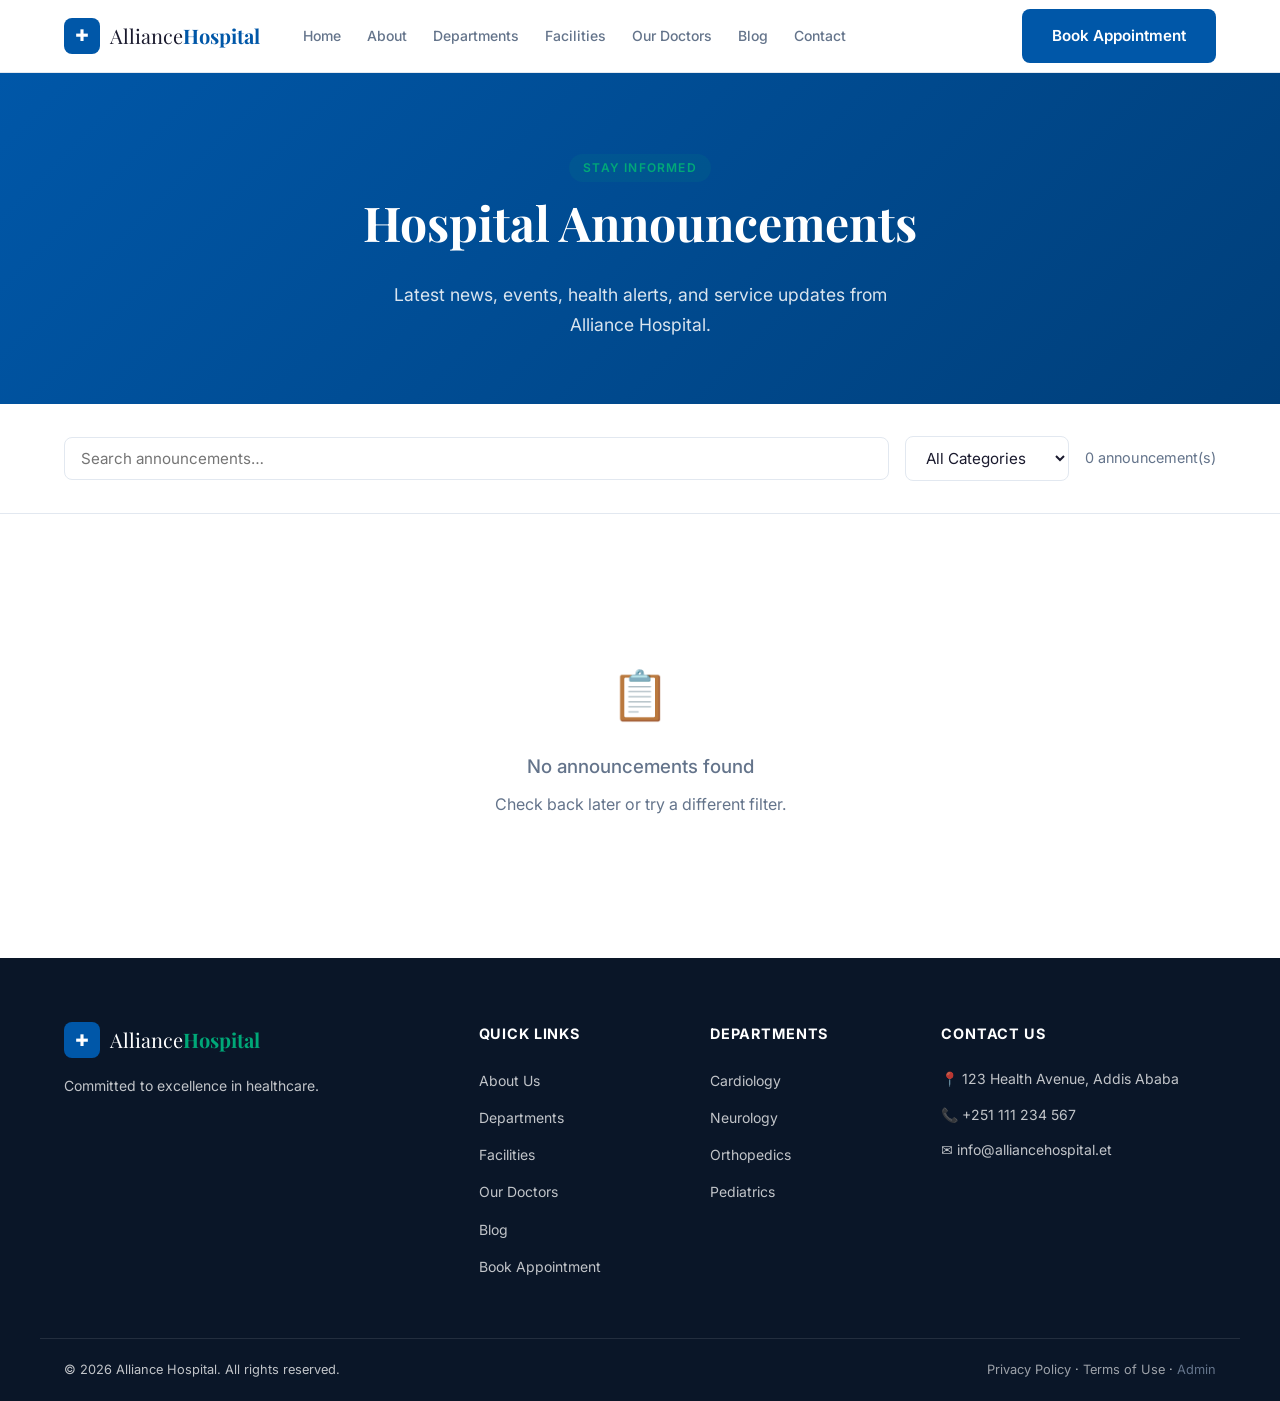
<file: announcements.html>
<!DOCTYPE html>
<html lang="en">
<head>
  <meta charset="UTF-8" />
  <meta name="viewport" content="width=device-width, initial-scale=1.0" />
  <title>Announcements — Alliance Hospital</title>
  <link rel="stylesheet" href="css/style.css" />
  <link href="https://fonts.googleapis.com/css2?family=Inter:wght@300;400;500;600;700&family=Playfair+Display:wght@400;600;700&display=swap" rel="stylesheet" />
</head>
<body>

  <header class="site-header" id="site-header">
    <div class="container header-inner">
      <a href="index.html" class="logo"><span class="logo-icon">✚</span><span class="logo-text">Alliance<strong>Hospital</strong></span></a>
      <nav class="main-nav" id="main-nav">
        <ul>
          <li><a href="index.html">Home</a></li>
          <li><a href="about.html">About</a></li>
          <li><a href="departments.html">Departments</a></li>
          <li><a href="facilities.html">Facilities</a></li>
          <li><a href="doctors.html">Our Doctors</a></li>
          <li><a href="blog.html">Blog</a></li>
          <li><a href="contact.html">Contact</a></li>
        </ul>
      </nav>
      <a href="appointment.html" class="btn btn-primary nav-cta">Book Appointment</a>
      <button class="hamburger" id="hamburger" aria-label="Toggle menu"><span></span><span></span><span></span></button>
    </div>
  </header>

  <section class="page-hero">
    <div class="container">
      <span class="section-eyebrow">Stay Informed</span>
      <h1>Hospital Announcements</h1>
      <p>Latest news, events, health alerts, and service updates from Alliance Hospital.</p>
    </div>
  </section>

  <!-- Filters -->
  <section style="background:var(--clr-bg-alt);padding:32px 0;border-bottom:1px solid var(--clr-border)">
    <div class="container">
      <div style="display:flex;flex-wrap:wrap;gap:16px;align-items:center">
        <div style="flex:1;min-width:220px">
          <input type="text" id="ann-search" placeholder="Search announcements…"
            style="width:100%;padding:11px 16px;border:1.5px solid var(--clr-border);border-radius:8px;font-family:inherit;font-size:.95rem;background:var(--clr-bg);color:var(--clr-text);outline:none;transition:border-color .2s"
            onfocus="this.style.borderColor='var(--clr-primary)'" onblur="this.style.borderColor='var(--clr-border)'" />
        </div>
        <div>
          <select id="ann-filter-cat"
            style="padding:11px 16px;border:1.5px solid var(--clr-border);border-radius:8px;font-family:inherit;font-size:.95rem;background:var(--clr-bg);color:var(--clr-text);cursor:pointer;outline:none">
            <option value="all">All Categories</option>
            <option value="General">General</option>
            <option value="Event">Event</option>
            <option value="Health Alert">Health Alert</option>
            <option value="Service Update">Service Update</option>
            <option value="Staff Notice">Staff Notice</option>
            <option value="Community">Community</option>
          </select>
        </div>
        <div style="margin-left:auto;color:var(--clr-text-muted);font-size:.9rem;white-space:nowrap">
          <span id="ann-count">0</span> announcement(s)
        </div>
      </div>
    </div>
  </section>

  <!-- Announcements list -->
  <section class="section-pad">
    <div class="container">
      <div id="announcements-list" class="ann-grid">
        <!-- populated by main.js -->
      </div>
      <div id="ann-empty" style="display:none;text-align:center;padding:60px 20px">
        <div style="font-size:3rem;margin-bottom:16px">📋</div>
        <h3 style="color:var(--clr-text-muted);font-weight:500">No announcements found</h3>
        <p style="color:var(--clr-text-muted);margin-top:8px">Check back later or try a different filter.</p>
      </div>
    </div>
  </section>

  <footer class="site-footer">
    <div class="container footer-grid">
      <div class="footer-brand">
        <a href="index.html" class="logo logo-light"><span class="logo-icon">✚</span><span class="logo-text">Alliance<strong>Hospital</strong></span></a>
        <p>Committed to excellence in healthcare.</p>
      </div>
      <div class="footer-links"><h4>Quick Links</h4><ul>
        <li><a href="about.html">About Us</a></li>
        <li><a href="departments.html">Departments</a></li>
        <li><a href="facilities.html">Facilities</a></li>
        <li><a href="doctors.html">Our Doctors</a></li>
        <li><a href="blog.html">Blog</a></li>
        <li><a href="appointment.html">Book Appointment</a></li>
      </ul></div>
      <div class="footer-links"><h4>Departments</h4><ul>
        <li><a href="departments.html#cardiology">Cardiology</a></li>
        <li><a href="departments.html#neurology">Neurology</a></li>
        <li><a href="departments.html#orthopedics">Orthopedics</a></li>
        <li><a href="departments.html#pediatrics">Pediatrics</a></li>
      </ul></div>
      <div class="footer-contact"><h4>Contact Us</h4>
        <p>📍 123 Health Avenue, Addis Ababa</p>
        <p>📞 <a href="tel:+251111234567">+251 111 234 567</a></p>
        <p>✉️ <a href="mailto:info@alliancehospital.et">info@alliancehospital.et</a></p>
      </div>
    </div>
    <div class="footer-bottom">
      <div class="container">
        <p>&copy; 2026 Alliance Hospital. All rights reserved.</p>
        <p><a href="#">Privacy Policy</a> · <a href="#">Terms of Use</a> · <a href="admin.html" style="color:var(--clr-text-muted)">Admin</a></p>
      </div>
    </div>
  </footer>

  <script src="js/data.js"></script>
  <script src="js/main.js"></script>
  <script>
    (function () {
      var searchEl = document.getElementById('ann-search');
      var catEl    = document.getElementById('ann-filter-cat');

      function renderPublicAnns() {
        var q   = searchEl ? searchEl.value.toLowerCase() : '';
        var cat = catEl ? catEl.value : 'all';

        var anns = [];
        try { anns = JSON.parse(localStorage.getItem('announcements') || '[]'); } catch (e) {}
        anns = anns.filter(function (a) { return a.published; });
        if (cat !== 'all') anns = anns.filter(function (a) { return a.category === cat; });
        if (q) anns = anns.filter(function (a) {
          return a.title.toLowerCase().includes(q) || a.content.toLowerCase().includes(q);
        });
        anns.sort(function (a, b) { return new Date(b.date) - new Date(a.date); });

        var countEl = document.getElementById('ann-count');
        if (countEl) countEl.textContent = anns.length;

        var listEl = document.getElementById('announcements-list');
        var emptyEl = document.getElementById('ann-empty');

        if (anns.length === 0) {
          if (listEl) listEl.innerHTML = '';
          if (emptyEl) emptyEl.style.display = 'block';
          return;
        }
        if (emptyEl) emptyEl.style.display = 'none';
        if (!listEl) return;

        listEl.innerHTML = anns.map(function (a) {
          var dateStr = new Date(a.date).toLocaleDateString('en-US', { year: 'numeric', month: 'long', day: 'numeric' });
          var urgBadge = a.urgent
            ? '<span class="ann-urgent-badge">🚨 Urgent</span>'
            : '';
          return '<div class="ann-card' + (a.urgent ? ' ann-urgent' : '') + '">'
            + '<div class="ann-card-header">'
            + '<span class="ann-cat-badge">' + a.category + '</span>'
            + urgBadge
            + '<span class="ann-date">' + dateStr + '</span>'
            + '</div>'
            + '<h3 class="ann-title">' + escH(a.title) + '</h3>'
            + '<p class="ann-body">' + escH(a.content) + '</p>'
            + '</div>';
        }).join('');
      }

      function escH(s) {
        return String(s).replace(/&/g,'&amp;').replace(/</g,'&lt;').replace(/>/g,'&gt;');
      }

      if (searchEl) searchEl.addEventListener('input', renderPublicAnns);
      if (catEl)    catEl.addEventListener('change', renderPublicAnns);

      renderPublicAnns();
    })();
  </script>
</body>
</html>
</file>
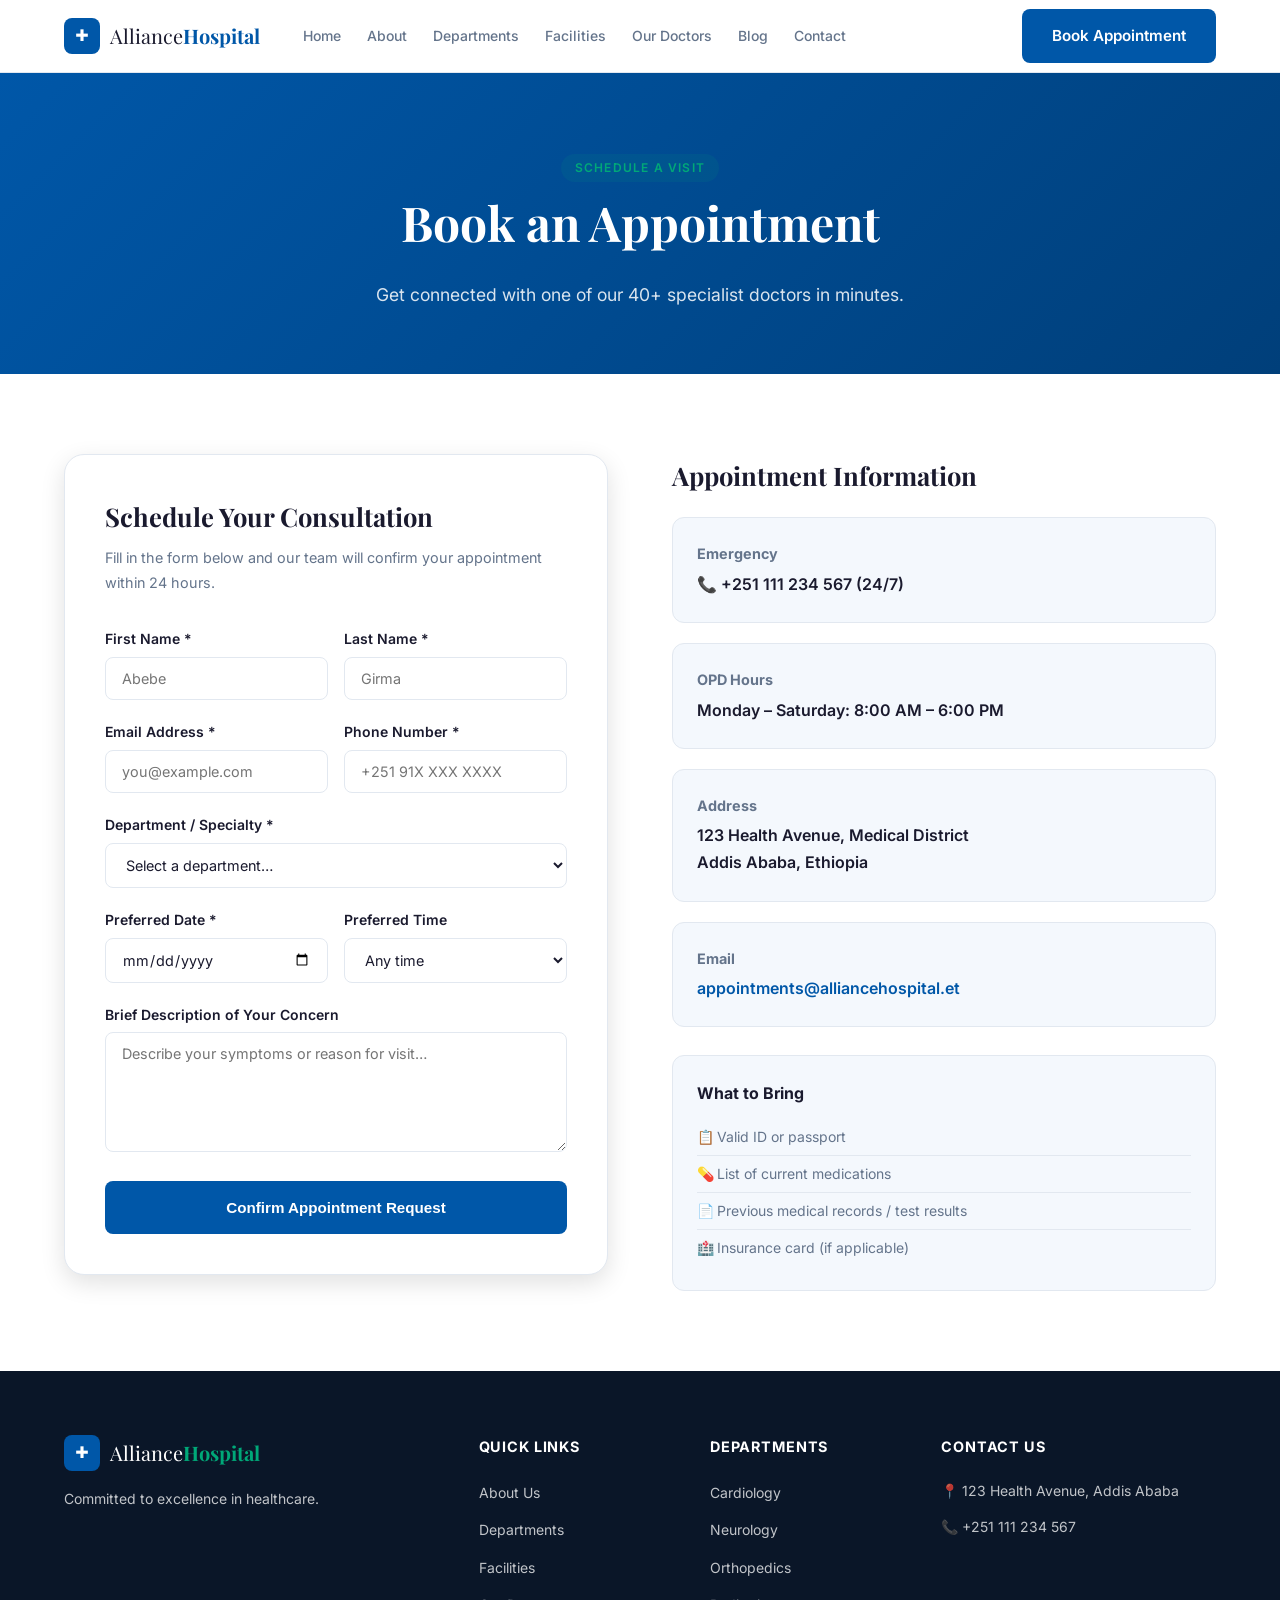
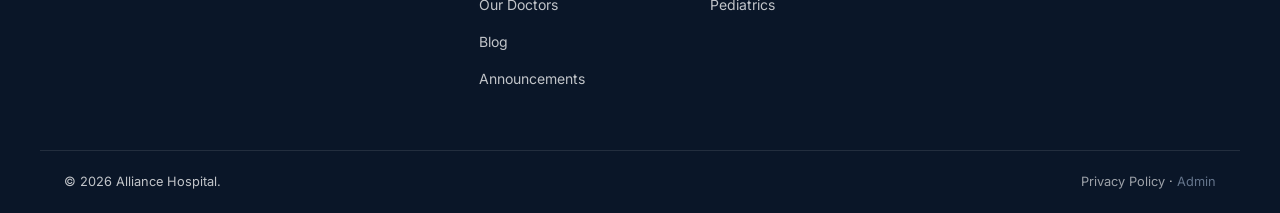
<file: appointment.html>
<!DOCTYPE html>
<html lang="en">
<head>
  <meta charset="UTF-8" />
  <meta name="viewport" content="width=device-width, initial-scale=1.0" />
  <title>Book Appointment — Alliance Hospital</title>
  <link rel="stylesheet" href="css/style.css" />
  <link href="https://fonts.googleapis.com/css2?family=Inter:wght@300;400;500;600;700&family=Playfair+Display:wght@400;600;700&display=swap" rel="stylesheet" />
</head>
<body>

  <header class="site-header" id="site-header">
    <div class="container header-inner">
      <a href="index.html" class="logo"><span class="logo-icon">✚</span><span class="logo-text">Alliance<strong>Hospital</strong></span></a>
      <nav class="main-nav" id="main-nav">
        <ul>
          <li><a href="index.html">Home</a></li><li><a href="about.html">About</a></li>
          <li><a href="departments.html">Departments</a></li>
          <li><a href="facilities.html">Facilities</a></li><li><a href="doctors.html">Our Doctors</a></li>
          <li><a href="blog.html">Blog</a></li><li><a href="contact.html">Contact</a></li>
        </ul>
      </nav>
      <a href="appointment.html" class="btn btn-primary nav-cta active">Book Appointment</a>
      <button class="hamburger" id="hamburger" aria-label="Toggle menu"><span></span><span></span><span></span></button>
    </div>
  </header>

  <section class="page-hero">
    <div class="container">
      <span class="section-eyebrow">Schedule a Visit</span>
      <h1>Book an Appointment</h1>
      <p>Get connected with one of our 40+ specialist doctors in minutes.</p>
    </div>
  </section>

  <section class="appointment-section">
    <div class="container">
      <div class="appointment-grid">
        <!-- Form -->
        <div class="appt-form">
          <h3>Schedule Your Consultation</h3>
          <p class="form-intro">Fill in the form below and our team will confirm your appointment within 24 hours.</p>
          <form id="appointment-form" novalidate>
            <div class="form-row">
              <div class="form-group">
                <label for="first-name">First Name *</label>
                <input type="text" id="first-name" name="firstName" required placeholder="Abebe" />
              </div>
              <div class="form-group">
                <label for="last-name">Last Name *</label>
                <input type="text" id="last-name" name="lastName" required placeholder="Girma" />
              </div>
            </div>
            <div class="form-row">
              <div class="form-group">
                <label for="email">Email Address *</label>
                <input type="email" id="email" name="email" required placeholder="you@example.com" />
              </div>
              <div class="form-group">
                <label for="phone">Phone Number *</label>
                <input type="tel" id="phone" name="phone" required placeholder="+251 91X XXX XXXX" />
              </div>
            </div>
            <div class="form-group">
              <label for="appt-dept">Department / Specialty *</label>
              <select id="appt-dept" name="department" required>
                <option value="">Select a department…</option>
              </select>
            </div>
            <div class="form-row">
              <div class="form-group">
                <label for="appt-date">Preferred Date *</label>
                <input type="date" id="appt-date" name="date" required />
              </div>
              <div class="form-group">
                <label for="appt-time">Preferred Time</label>
                <select id="appt-time" name="time">
                  <option value="">Any time</option>
                  <option>08:00 – 09:00</option>
                  <option>09:00 – 10:00</option>
                  <option>10:00 – 11:00</option>
                  <option>11:00 – 12:00</option>
                  <option>13:00 – 14:00</option>
                  <option>14:00 – 15:00</option>
                  <option>15:00 – 16:00</option>
                  <option>16:00 – 17:00</option>
                </select>
              </div>
            </div>
            <div class="form-group">
              <label for="message">Brief Description of Your Concern</label>
              <textarea id="message" name="message" placeholder="Describe your symptoms or reason for visit…"></textarea>
            </div>
            <button type="submit" class="btn btn-primary" style="width:100%;justify-content:center;padding:16px">Confirm Appointment Request</button>
            <div class="success-message" id="appt-success">
              ✓ Thank you! Your appointment request has been received. Our team will contact you within 24 hours to confirm.
            </div>
          </form>
        </div>

        <!-- Info -->
        <div class="appt-info">
          <h3>Appointment Information</h3>
          <div class="contact-info-card">
            <h4>Emergency</h4>
            <p>📞 +251 111 234 567 (24/7)</p>
          </div>
          <div class="contact-info-card">
            <h4>OPD Hours</h4>
            <p>Monday – Saturday: 8:00 AM – 6:00 PM</p>
          </div>
          <div class="contact-info-card">
            <h4>Address</h4>
            <p>123 Health Avenue, Medical District<br/>Addis Ababa, Ethiopia</p>
          </div>
          <div class="contact-info-card">
            <h4>Email</h4>
            <p><a href="mailto:appointments@alliancehospital.et" style="color:var(--clr-primary)">appointments@alliancehospital.et</a></p>
          </div>

          <div style="margin-top:28px;padding:24px;background:var(--clr-bg-light);border-radius:var(--radius);border:1px solid var(--clr-border)">
            <h4 style="font-size:1rem;margin-bottom:12px">What to Bring</h4>
            <ul style="list-style:none;font-size:.875rem;color:var(--clr-text-muted)">
              <li style="padding:6px 0 6px 20px;position:relative;border-bottom:1px solid var(--clr-border)"><span style="position:absolute;left:0">📋</span> Valid ID or passport</li>
              <li style="padding:6px 0 6px 20px;position:relative;border-bottom:1px solid var(--clr-border)"><span style="position:absolute;left:0">💊</span> List of current medications</li>
              <li style="padding:6px 0 6px 20px;position:relative;border-bottom:1px solid var(--clr-border)"><span style="position:absolute;left:0">📄</span> Previous medical records / test results</li>
              <li style="padding:6px 0 6px 20px;position:relative"><span style="position:absolute;left:0">🏥</span> Insurance card (if applicable)</li>
            </ul>
          </div>
        </div>
      </div>
    </div>
  </section>

  <footer class="site-footer">
    <div class="container footer-grid">
      <div class="footer-brand"><a href="index.html" class="logo logo-light"><span class="logo-icon">✚</span><span class="logo-text">Alliance<strong>Hospital</strong></span></a><p>Committed to excellence in healthcare.</p></div>
      <div class="footer-links"><h4>Quick Links</h4><ul><li><a href="about.html">About Us</a></li><li><a href="departments.html">Departments</a></li>
          <li><a href="facilities.html">Facilities</a></li><li><a href="doctors.html">Our Doctors</a></li><li><a href="blog.html">Blog</a></li><li><a href="announcements.html">Announcements</a></li></ul></div>
      <div class="footer-links"><h4>Departments</h4><ul><li><a href="departments.html#cardiology">Cardiology</a></li><li><a href="departments.html#neurology">Neurology</a></li><li><a href="departments.html#orthopedics">Orthopedics</a></li><li><a href="departments.html#pediatrics">Pediatrics</a></li></ul></div>
      <div class="footer-contact"><h4>Contact Us</h4><p>📍 123 Health Avenue, Addis Ababa</p><p>📞 <a href="tel:+251111234567">+251 111 234 567</a></p></div>
    </div>
    <div class="footer-bottom"><div class="container"><p>&copy; 2026 Alliance Hospital.</p><p><a href="#">Privacy Policy</a> · <a href="admin.html" style="color:var(--clr-text-muted)">Admin</a></p></div></div>
  </footer>

  <script src="js/data.js"></script>
  <script src="js/main.js"></script>
</body>
</html>
</file>
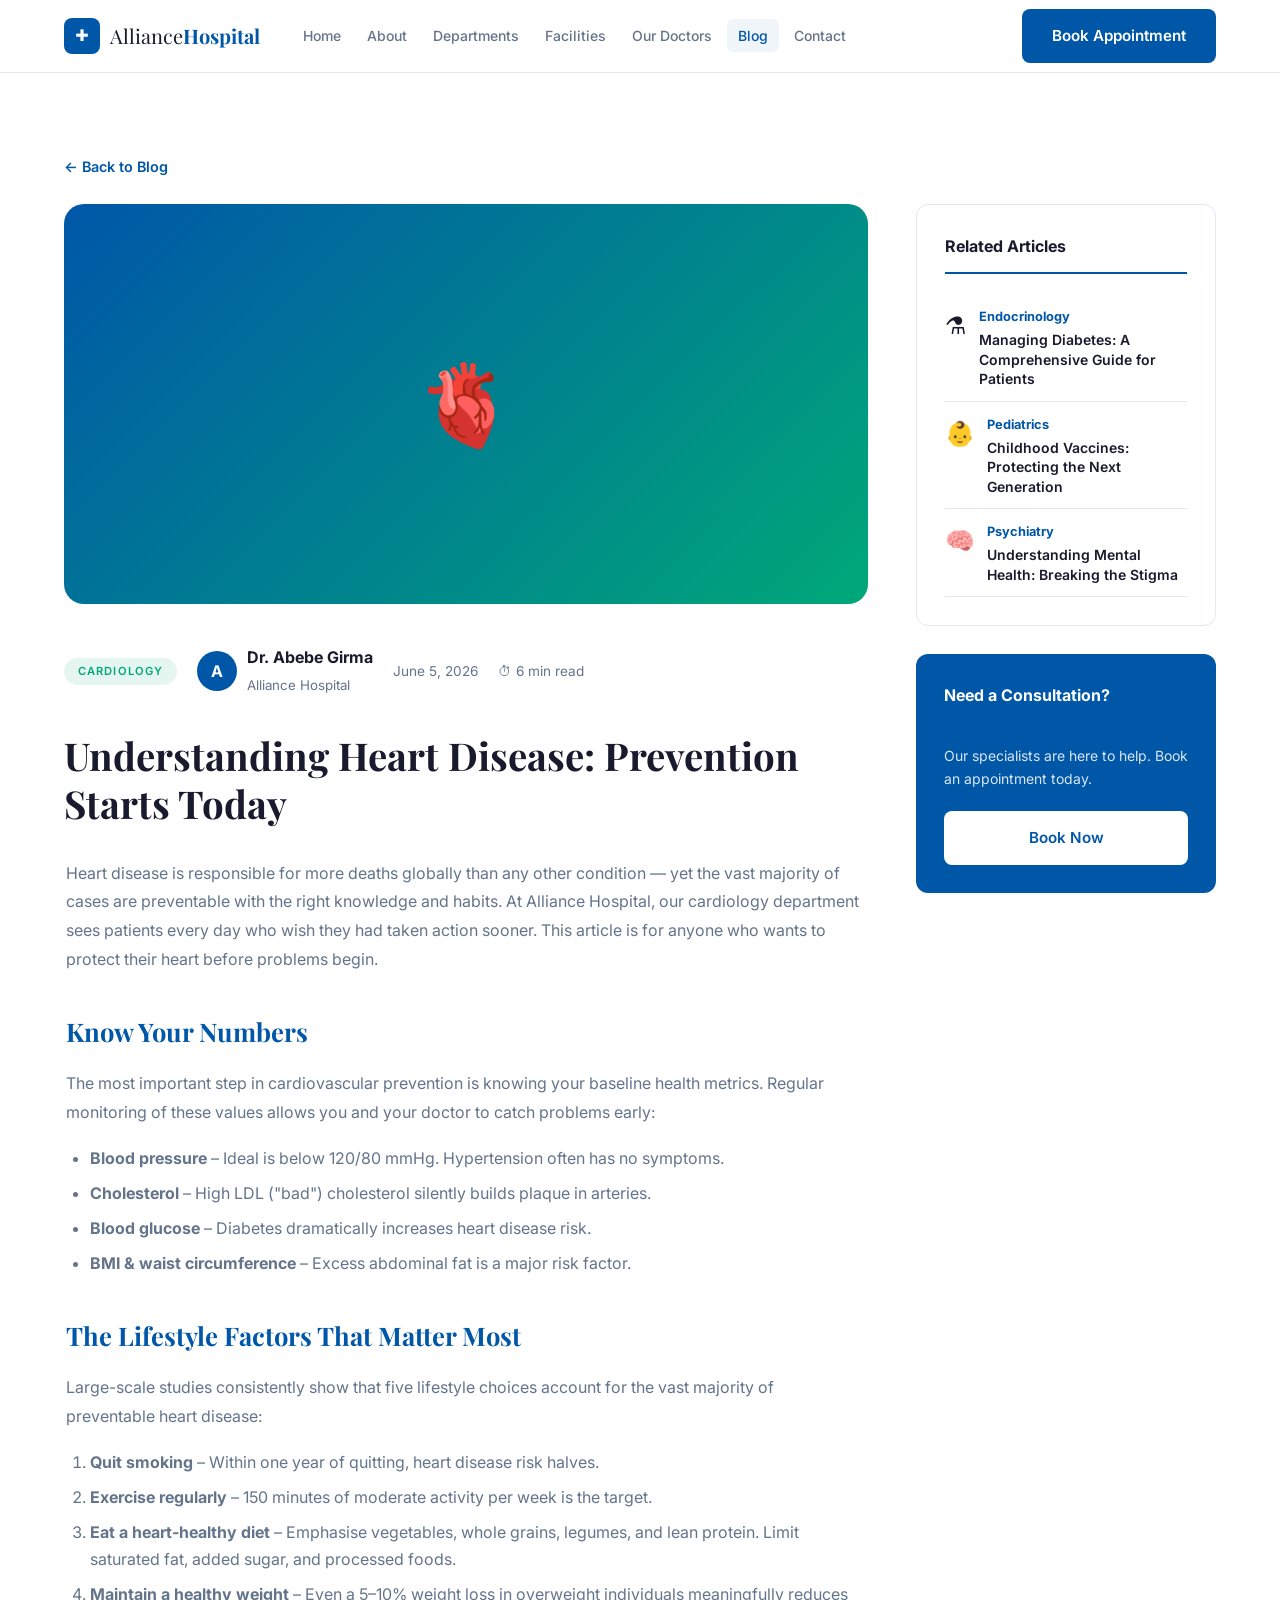
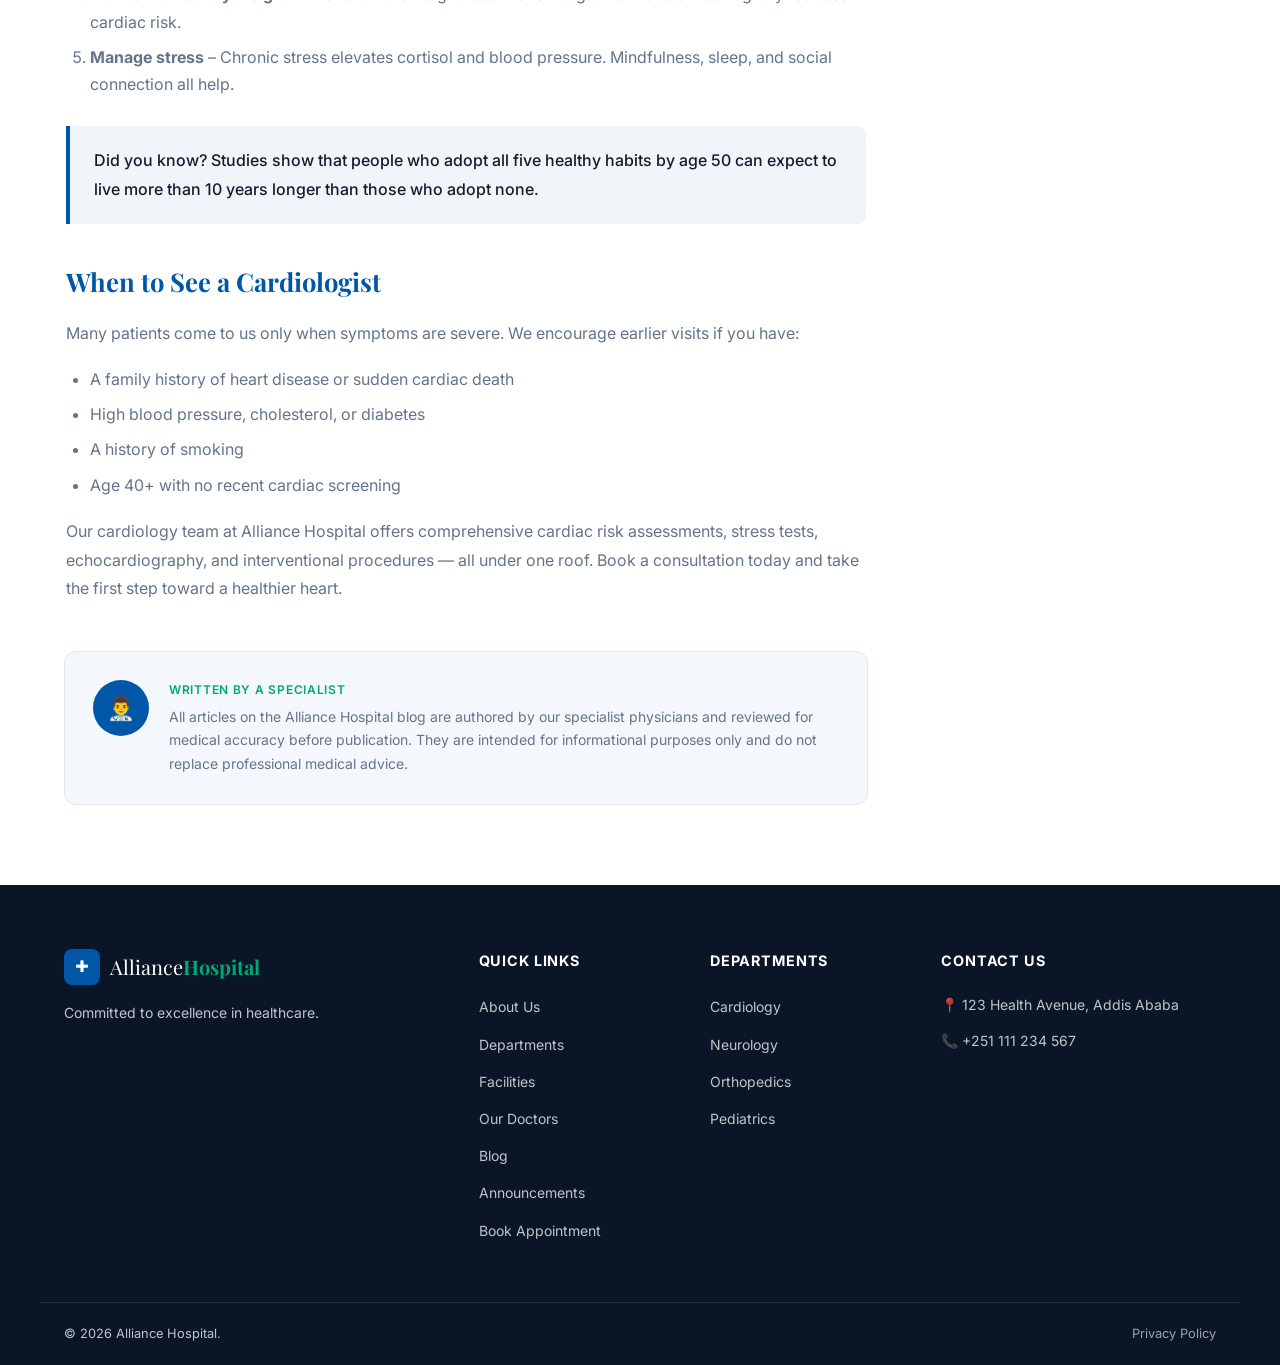
<file: blog-post.html>
<!DOCTYPE html>
<html lang="en">
<head>
  <meta charset="UTF-8" />
  <meta name="viewport" content="width=device-width, initial-scale=1.0" />
  <title>Blog Post — Alliance Hospital</title>
  <link rel="stylesheet" href="css/style.css" />
  <link href="https://fonts.googleapis.com/css2?family=Inter:wght@300;400;500;600;700&family=Playfair+Display:wght@400;600;700&display=swap" rel="stylesheet" />
</head>
<body>

  <header class="site-header" id="site-header">
    <div class="container header-inner">
      <a href="index.html" class="logo"><span class="logo-icon">✚</span><span class="logo-text">Alliance<strong>Hospital</strong></span></a>
      <nav class="main-nav" id="main-nav">
        <ul>
          <li><a href="index.html">Home</a></li><li><a href="about.html">About</a></li>
          <li><a href="departments.html">Departments</a></li>
          <li><a href="facilities.html">Facilities</a></li><li><a href="doctors.html">Our Doctors</a></li>
          <li><a href="blog.html" class="active">Blog</a></li><li><a href="contact.html">Contact</a></li>
        </ul>
      </nav>
      <a href="appointment.html" class="btn btn-primary nav-cta">Book Appointment</a>
      <button class="hamburger" id="hamburger" aria-label="Toggle menu"><span></span><span></span><span></span></button>
    </div>
  </header>

  <section class="section-pad">
    <div class="container">
      <div style="margin-bottom:24px"><a href="blog.html" style="font-size:.9rem;color:var(--clr-primary);font-weight:600">← Back to Blog</a></div>

      <div style="display:grid;grid-template-columns:1fr 300px;gap:48px;align-items:start" class="blog-page-grid">
        <article>
          <div id="post-hero"></div>
          <div class="post-content" id="post-content"></div>

          <!-- Author bio -->
          <div style="margin-top:48px;padding:28px;background:var(--clr-bg-light);border-radius:var(--radius);border:1px solid var(--clr-border);display:flex;gap:20px;align-items:flex-start">
            <div style="width:56px;height:56px;background:var(--clr-primary);border-radius:50%;display:grid;place-items:center;color:#fff;font-size:1.4rem;flex-shrink:0">👨‍⚕️</div>
            <div>
              <div style="font-size:.75rem;font-weight:600;color:var(--clr-accent);text-transform:uppercase;letter-spacing:.06em;margin-bottom:4px">Written by a Specialist</div>
              <p style="font-size:.875rem;color:var(--clr-text-muted);line-height:1.7;margin:0">All articles on the Alliance Hospital blog are authored by our specialist physicians and reviewed for medical accuracy before publication. They are intended for informational purposes only and do not replace professional medical advice.</p>
            </div>
          </div>
        </article>

        <aside>
          <div class="sidebar-widget">
            <h4>Related Articles</h4>
            <div id="related-posts"></div>
          </div>
          <div class="sidebar-widget" style="background:var(--clr-primary);color:#fff;border:none">
            <h4 style="color:#fff">Need a Consultation?</h4>
            <p style="font-size:.875rem;opacity:.85;margin-bottom:20px">Our specialists are here to help. Book an appointment today.</p>
            <a href="appointment.html" class="btn btn-white" style="width:100%;justify-content:center">Book Now</a>
          </div>
        </aside>
      </div>
    </div>
  </section>

  <footer class="site-footer">
    <div class="container footer-grid">
      <div class="footer-brand"><a href="index.html" class="logo logo-light"><span class="logo-icon">✚</span><span class="logo-text">Alliance<strong>Hospital</strong></span></a><p>Committed to excellence in healthcare.</p></div>
      <div class="footer-links"><h4>Quick Links</h4><ul><li><a href="about.html">About Us</a></li><li><a href="departments.html">Departments</a></li>
          <li><a href="facilities.html">Facilities</a></li><li><a href="doctors.html">Our Doctors</a></li><li><a href="blog.html">Blog</a></li><li><a href="announcements.html">Announcements</a></li><li><a href="appointment.html">Book Appointment</a></li></ul></div>
      <div class="footer-links"><h4>Departments</h4><ul><li><a href="departments.html#cardiology">Cardiology</a></li><li><a href="departments.html#neurology">Neurology</a></li><li><a href="departments.html#orthopedics">Orthopedics</a></li><li><a href="departments.html#pediatrics">Pediatrics</a></li></ul></div>
      <div class="footer-contact"><h4>Contact Us</h4><p>📍 123 Health Avenue, Addis Ababa</p><p>📞 <a href="tel:+251111234567">+251 111 234 567</a></p></div>
    </div>
    <div class="footer-bottom"><div class="container"><p>&copy; 2026 Alliance Hospital.</p><p><a href="#">Privacy Policy</a></p></div></div>
  </footer>

  <script src="js/data.js"></script>
  <script src="js/main.js"></script>
</body>
</html>
</file>
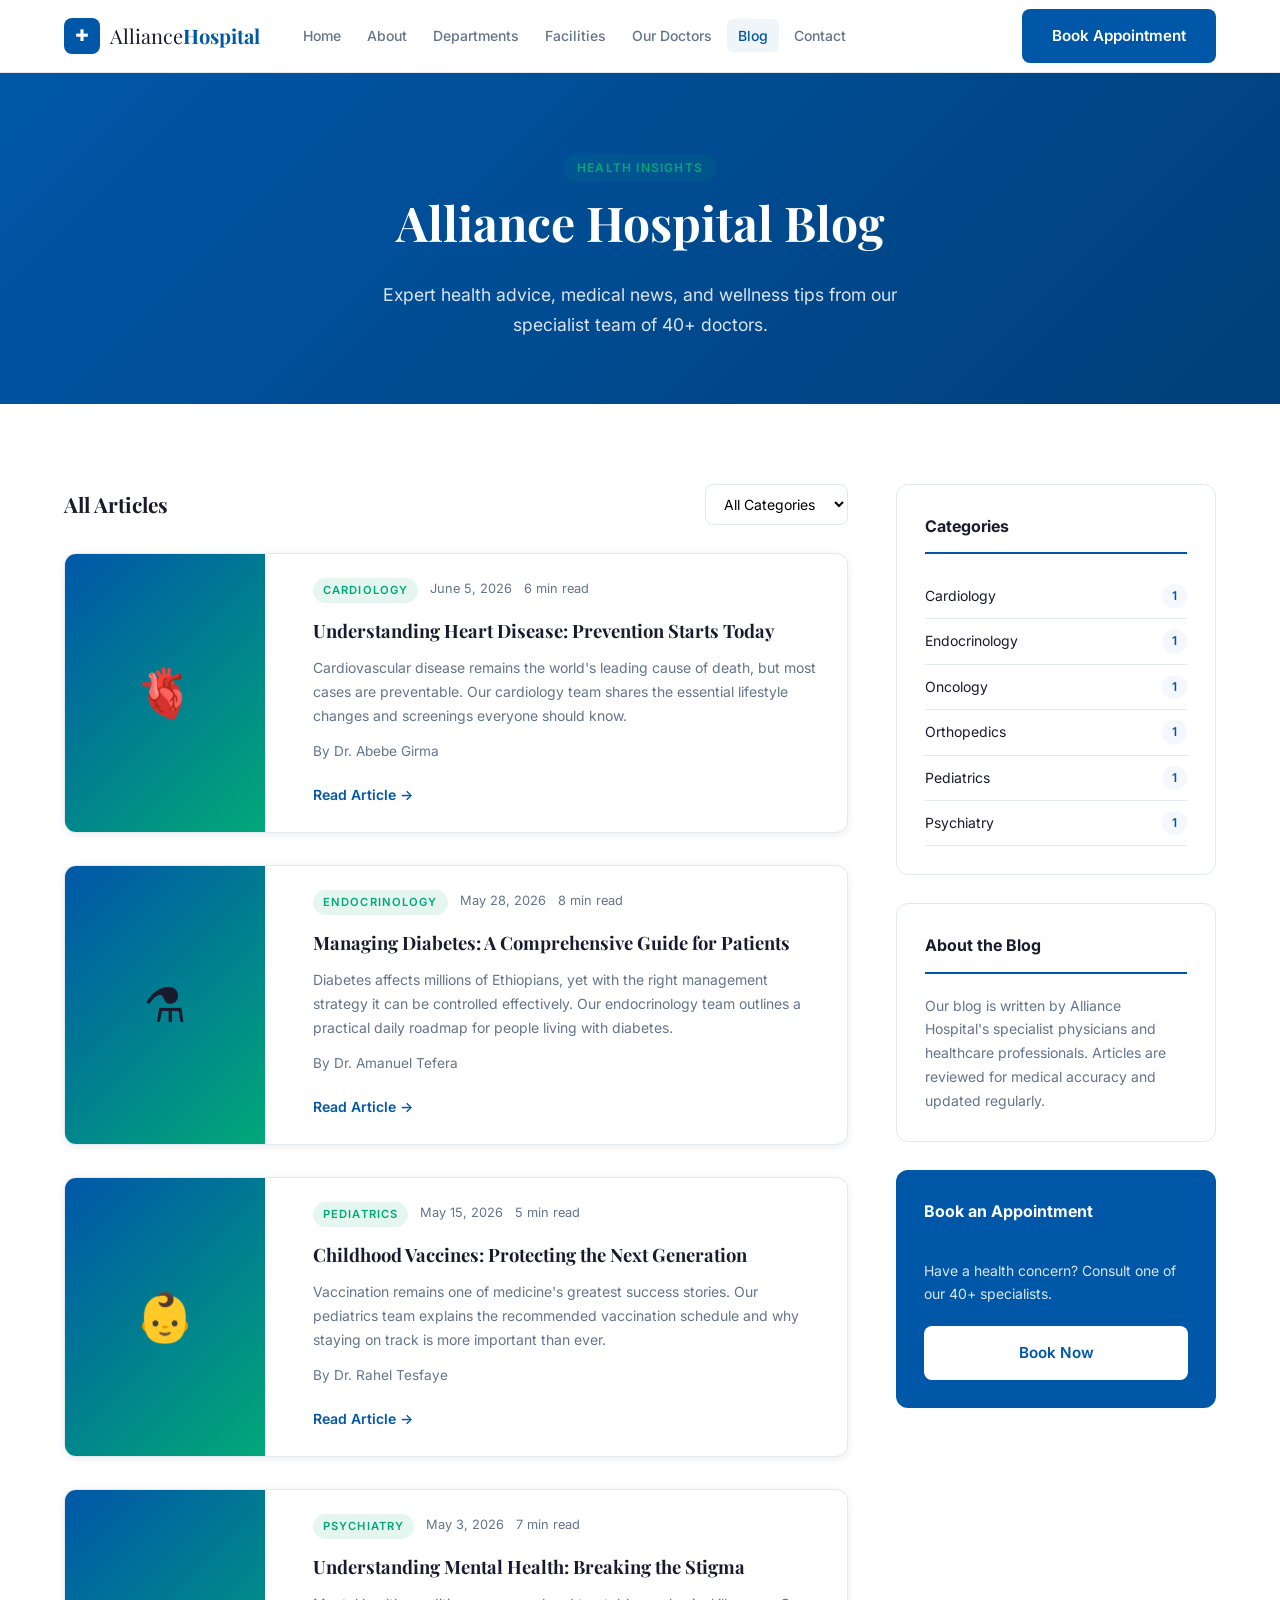
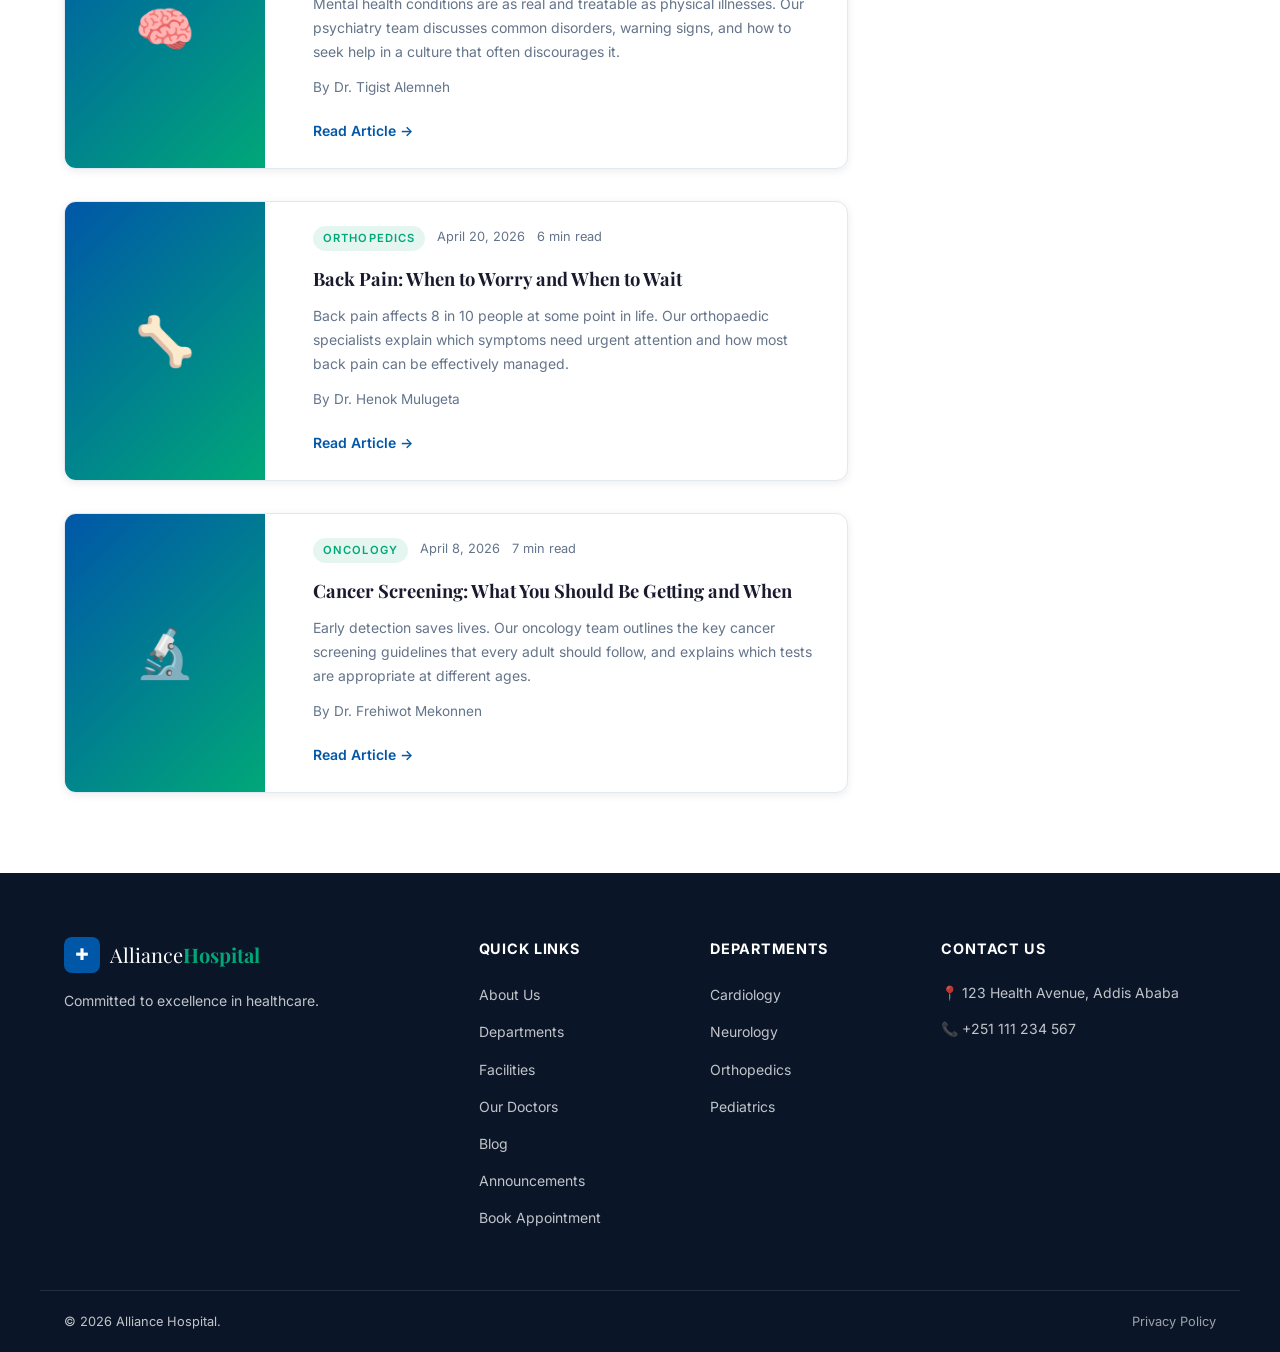
<file: blog.html>
<!DOCTYPE html>
<html lang="en">
<head>
  <meta charset="UTF-8" />
  <meta name="viewport" content="width=device-width, initial-scale=1.0" />
  <title>Health Blog — Alliance Hospital</title>
  <link rel="stylesheet" href="css/style.css" />
  <link href="https://fonts.googleapis.com/css2?family=Inter:wght@300;400;500;600;700&family=Playfair+Display:wght@400;600;700&display=swap" rel="stylesheet" />
</head>
<body>

  <header class="site-header" id="site-header">
    <div class="container header-inner">
      <a href="index.html" class="logo"><span class="logo-icon">✚</span><span class="logo-text">Alliance<strong>Hospital</strong></span></a>
      <nav class="main-nav" id="main-nav">
        <ul>
          <li><a href="index.html">Home</a></li><li><a href="about.html">About</a></li>
          <li><a href="departments.html">Departments</a></li>
          <li><a href="facilities.html">Facilities</a></li><li><a href="doctors.html">Our Doctors</a></li>
          <li><a href="blog.html" class="active">Blog</a></li><li><a href="contact.html">Contact</a></li>
        </ul>
      </nav>
      <a href="appointment.html" class="btn btn-primary nav-cta">Book Appointment</a>
      <button class="hamburger" id="hamburger" aria-label="Toggle menu"><span></span><span></span><span></span></button>
    </div>
  </header>

  <section class="page-hero">
    <div class="container">
      <span class="section-eyebrow">Health Insights</span>
      <h1>Alliance Hospital Blog</h1>
      <p>Expert health advice, medical news, and wellness tips from our specialist team of 40+ doctors.</p>
    </div>
  </section>

  <section class="section-pad">
    <div class="container">
      <div class="blog-page-grid">
        <!-- Main column -->
        <div>
          <div style="display:flex;align-items:center;justify-content:space-between;margin-bottom:28px;flex-wrap:wrap;gap:12px">
            <h3 style="font-family:var(--font-display);font-size:1.3rem">All Articles</h3>
            <select id="cat-filter" style="padding:10px 14px;border:1.5px solid var(--clr-border);border-radius:8px;font-family:inherit;font-size:.875rem;background:#fff">
              <option value="">All Categories</option>
            </select>
          </div>
          <div class="blog-posts-list" id="all-posts">
            <!-- Populated by main.js -->
          </div>
        </div>

        <!-- Sidebar -->
        <aside>
          <div class="sidebar-widget">
            <h4>Categories</h4>
            <ul class="sidebar-categories" id="sidebar-cats"></ul>
          </div>
          <div class="sidebar-widget">
            <h4>About the Blog</h4>
            <p style="font-size:.875rem;color:var(--clr-text-muted);line-height:1.7">Our blog is written by Alliance Hospital's specialist physicians and healthcare professionals. Articles are reviewed for medical accuracy and updated regularly.</p>
          </div>
          <div class="sidebar-widget" style="background:var(--clr-primary);color:#fff;border:none">
            <h4 style="color:#fff">Book an Appointment</h4>
            <p style="font-size:.875rem;opacity:.85;margin-bottom:20px">Have a health concern? Consult one of our 40+ specialists.</p>
            <a href="appointment.html" class="btn btn-white" style="width:100%;justify-content:center">Book Now</a>
          </div>
        </aside>
      </div>
    </div>
  </section>

  <footer class="site-footer">
    <div class="container footer-grid">
      <div class="footer-brand"><a href="index.html" class="logo logo-light"><span class="logo-icon">✚</span><span class="logo-text">Alliance<strong>Hospital</strong></span></a><p>Committed to excellence in healthcare.</p></div>
      <div class="footer-links"><h4>Quick Links</h4><ul><li><a href="about.html">About Us</a></li><li><a href="departments.html">Departments</a></li>
          <li><a href="facilities.html">Facilities</a></li><li><a href="doctors.html">Our Doctors</a></li><li><a href="blog.html">Blog</a></li><li><a href="announcements.html">Announcements</a></li><li><a href="appointment.html">Book Appointment</a></li></ul></div>
      <div class="footer-links"><h4>Departments</h4><ul><li><a href="departments.html#cardiology">Cardiology</a></li><li><a href="departments.html#neurology">Neurology</a></li><li><a href="departments.html#orthopedics">Orthopedics</a></li><li><a href="departments.html#pediatrics">Pediatrics</a></li></ul></div>
      <div class="footer-contact"><h4>Contact Us</h4><p>📍 123 Health Avenue, Addis Ababa</p><p>📞 <a href="tel:+251111234567">+251 111 234 567</a></p></div>
    </div>
    <div class="footer-bottom"><div class="container"><p>&copy; 2026 Alliance Hospital.</p><p><a href="#">Privacy Policy</a></p></div></div>
  </footer>

  <script src="js/data.js"></script>
  <script src="js/main.js"></script>
</body>
</html>
</file>
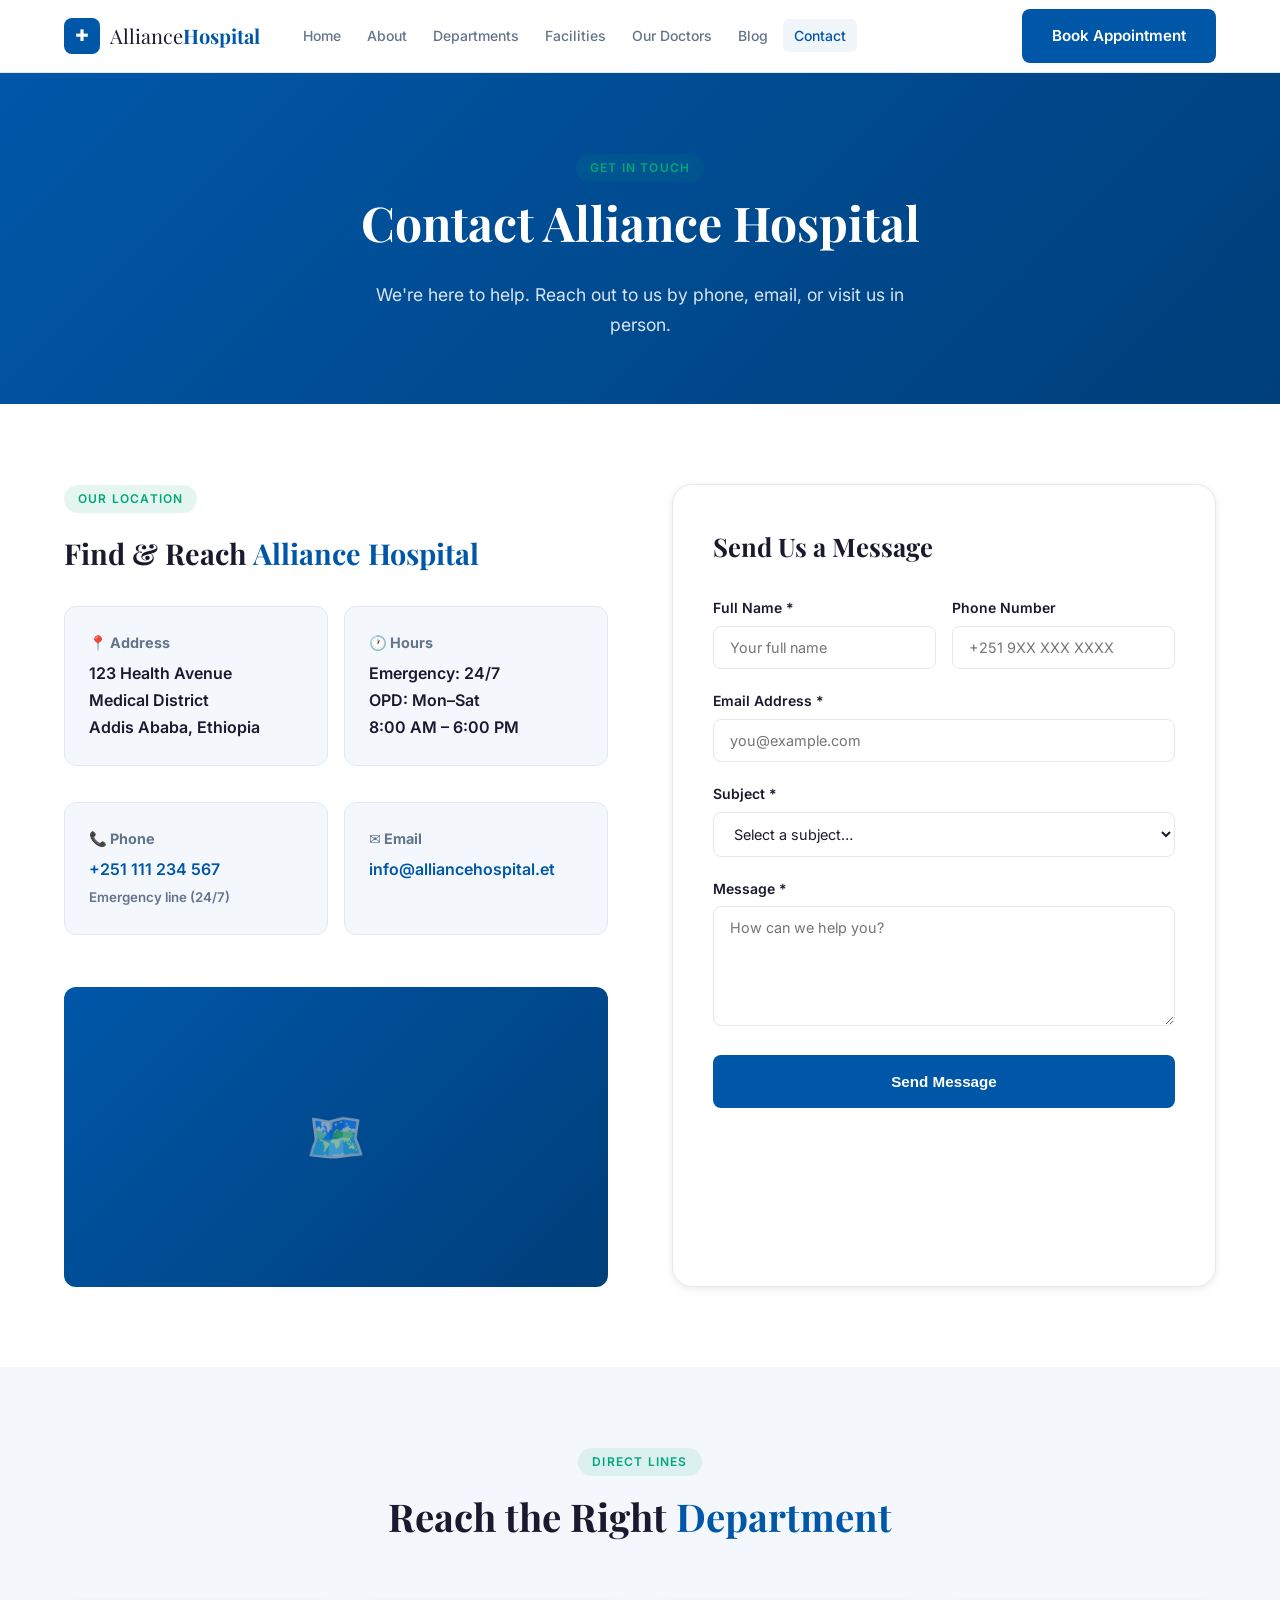
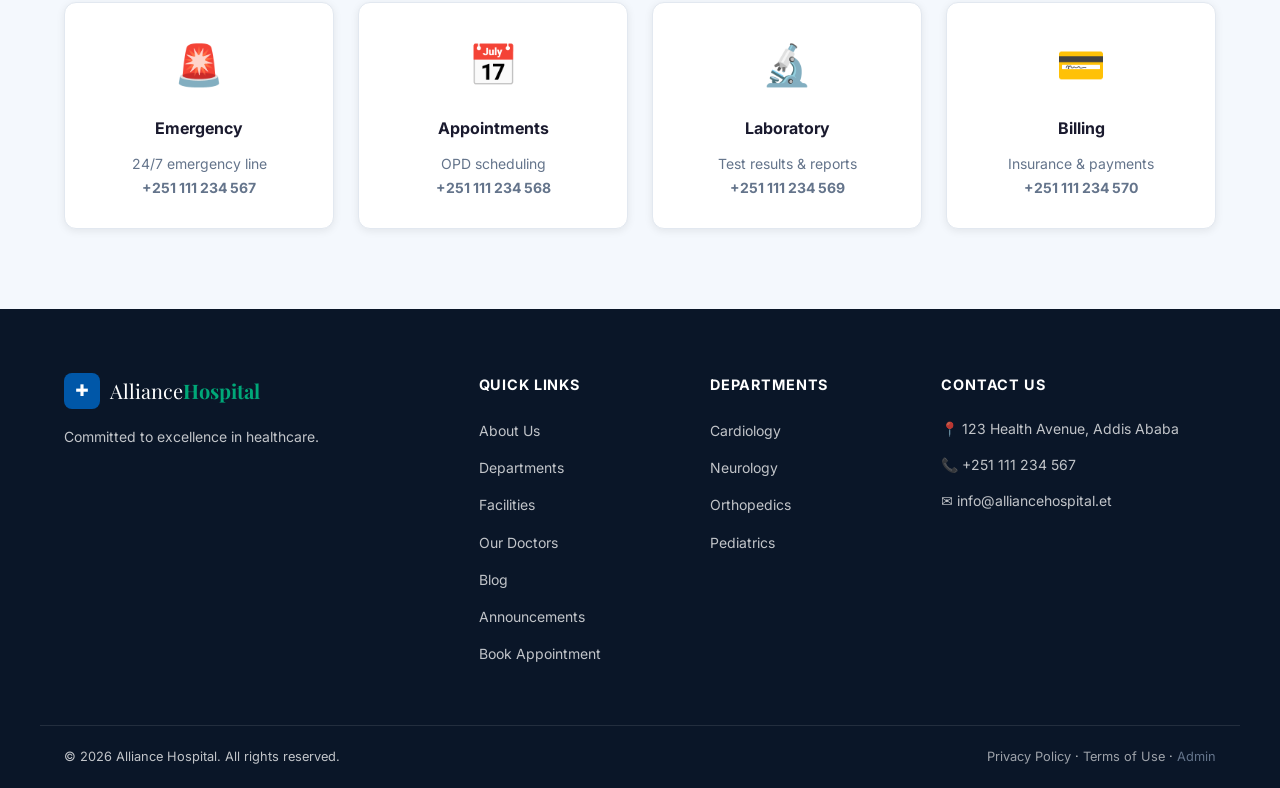
<file: contact.html>
<!DOCTYPE html>
<html lang="en">
<head>
  <meta charset="UTF-8" />
  <meta name="viewport" content="width=device-width, initial-scale=1.0" />
  <title>Contact Us — Alliance Hospital</title>
  <link rel="stylesheet" href="css/style.css" />
  <link href="https://fonts.googleapis.com/css2?family=Inter:wght@300;400;500;600;700&family=Playfair+Display:wght@400;600;700&display=swap" rel="stylesheet" />
</head>
<body>

  <header class="site-header" id="site-header">
    <div class="container header-inner">
      <a href="index.html" class="logo"><span class="logo-icon">✚</span><span class="logo-text">Alliance<strong>Hospital</strong></span></a>
      <nav class="main-nav" id="main-nav">
        <ul>
          <li><a href="index.html">Home</a></li><li><a href="about.html">About</a></li>
          <li><a href="departments.html">Departments</a></li>
          <li><a href="facilities.html">Facilities</a></li><li><a href="doctors.html">Our Doctors</a></li>
          <li><a href="blog.html">Blog</a></li><li><a href="contact.html" class="active">Contact</a></li>
        </ul>
      </nav>
      <a href="appointment.html" class="btn btn-primary nav-cta">Book Appointment</a>
      <button class="hamburger" id="hamburger" aria-label="Toggle menu"><span></span><span></span><span></span></button>
    </div>
  </header>

  <section class="page-hero">
    <div class="container">
      <span class="section-eyebrow">Get in Touch</span>
      <h1>Contact Alliance Hospital</h1>
      <p>We're here to help. Reach out to us by phone, email, or visit us in person.</p>
    </div>
  </section>

  <section class="contact-section">
    <div class="container">
      <div class="contact-grid">
        <!-- Left: contact details + map -->
        <div>
          <div class="section-eyebrow" style="margin-bottom:16px">Our Location</div>
          <h2 style="font-family:var(--font-display);font-size:1.8rem;margin-bottom:28px">Find &amp; Reach <em>Alliance Hospital</em></h2>

          <div style="display:grid;grid-template-columns:1fr 1fr;gap:16px;margin-bottom:32px">
            <div class="contact-info-card">
              <h4>📍 Address</h4>
              <p id="contact-address">123 Health Avenue<br/>Medical District<br/>Addis Ababa, Ethiopia</p>
            </div>
            <div class="contact-info-card">
              <h4>🕐 Hours</h4>
              <p id="contact-hours">Emergency: 24/7<br/>OPD: Mon–Sat<br/>8:00 AM – 6:00 PM</p>
            </div>
            <div class="contact-info-card">
              <h4>📞 Phone</h4>
              <p id="contact-phone"><a href="tel:+251111234567" style="color:var(--clr-primary)">+251 111 234 567</a><br/><small style="color:var(--clr-text-muted)">Emergency line (24/7)</small></p>
            </div>
            <div class="contact-info-card">
              <h4>✉️ Email</h4>
              <p id="contact-email"><a href="mailto:info@alliancehospital.et" style="color:var(--clr-primary)">info@alliancehospital.et</a></p>
            </div>
          </div>

          <div class="map-placeholder">🗺️</div>
        </div>

        <!-- Right: contact form -->
        <div class="contact-form-wrap">
          <h3>Send Us a Message</h3>
          <form id="contact-form" novalidate>
            <div class="form-row">
              <div class="form-group">
                <label for="c-name">Full Name *</label>
                <input type="text" id="c-name" required placeholder="Your full name" />
              </div>
              <div class="form-group">
                <label for="c-phone">Phone Number</label>
                <input type="tel" id="c-phone" placeholder="+251 9XX XXX XXXX" />
              </div>
            </div>
            <div class="form-group">
              <label for="c-email">Email Address *</label>
              <input type="email" id="c-email" required placeholder="you@example.com" />
            </div>
            <div class="form-group">
              <label for="c-subject">Subject *</label>
              <select id="c-subject" required>
                <option value="">Select a subject…</option>
                <option>General Enquiry</option>
                <option>Appointment Request</option>
                <option>Medical Records</option>
                <option>Billing &amp; Insurance</option>
                <option>Feedback / Complaint</option>
                <option>Media &amp; Press</option>
                <option>Other</option>
              </select>
            </div>
            <div class="form-group">
              <label for="c-message">Message *</label>
              <textarea id="c-message" required placeholder="How can we help you?"></textarea>
            </div>
            <button type="submit" class="btn btn-primary" style="width:100%;justify-content:center;padding:16px">Send Message</button>
            <div class="success-message" id="contact-success">
              ✓ Message received! We'll get back to you within 1 business day.
            </div>
          </form>
        </div>
      </div>
    </div>
  </section>

  <!-- Quick contacts strip -->
  <section class="section-pad bg-light">
    <div class="container">
      <div class="section-header">
        <span class="section-eyebrow">Direct Lines</span>
        <h2>Reach the Right <em>Department</em></h2>
      </div>
      <div class="values-grid">
        <div class="value-card"><div class="value-icon">🚨</div><h4>Emergency</h4><p id="contact-dept-emergency">24/7 emergency line<br/><strong>+251 111 234 567</strong></p></div>
        <div class="value-card"><div class="value-icon">📅</div><h4>Appointments</h4><p id="contact-dept-appointments">OPD scheduling<br/><strong>+251 111 234 568</strong></p></div>
        <div class="value-card"><div class="value-icon">🔬</div><h4>Laboratory</h4><p id="contact-dept-laboratory">Test results &amp; reports<br/><strong>+251 111 234 569</strong></p></div>
        <div class="value-card"><div class="value-icon">💳</div><h4>Billing</h4><p id="contact-dept-billing">Insurance &amp; payments<br/><strong>+251 111 234 570</strong></p></div>
      </div>
    </div>
  </section>

  <footer class="site-footer">
    <div class="container footer-grid">
      <div class="footer-brand"><a href="index.html" class="logo logo-light"><span class="logo-icon">✚</span><span class="logo-text">Alliance<strong>Hospital</strong></span></a><p>Committed to excellence in healthcare.</p></div>
      <div class="footer-links"><h4>Quick Links</h4><ul><li><a href="about.html">About Us</a></li><li><a href="departments.html">Departments</a></li>
          <li><a href="facilities.html">Facilities</a></li><li><a href="doctors.html">Our Doctors</a></li><li><a href="blog.html">Blog</a></li><li><a href="announcements.html">Announcements</a></li><li><a href="appointment.html">Book Appointment</a></li></ul></div>
      <div class="footer-links"><h4>Departments</h4><ul><li><a href="departments.html#cardiology">Cardiology</a></li><li><a href="departments.html#neurology">Neurology</a></li><li><a href="departments.html#orthopedics">Orthopedics</a></li><li><a href="departments.html#pediatrics">Pediatrics</a></li></ul></div>
      <div class="footer-contact"><h4>Contact Us</h4><p>📍 123 Health Avenue, Addis Ababa</p><p>📞 <a href="tel:+251111234567">+251 111 234 567</a></p><p>✉️ <a href="mailto:info@alliancehospital.et">info@alliancehospital.et</a></p></div>
    </div>
    <div class="footer-bottom"><div class="container"><p>&copy; 2026 Alliance Hospital. All rights reserved.</p><p><a href="#">Privacy Policy</a> · <a href="#">Terms of Use</a> · <a href="admin.html" style="color:var(--clr-text-muted)">Admin</a></p></div></div>
  </footer>

  <script src="js/data.js"></script>
  <script src="js/main.js"></script>
</body>
</html>
</file>
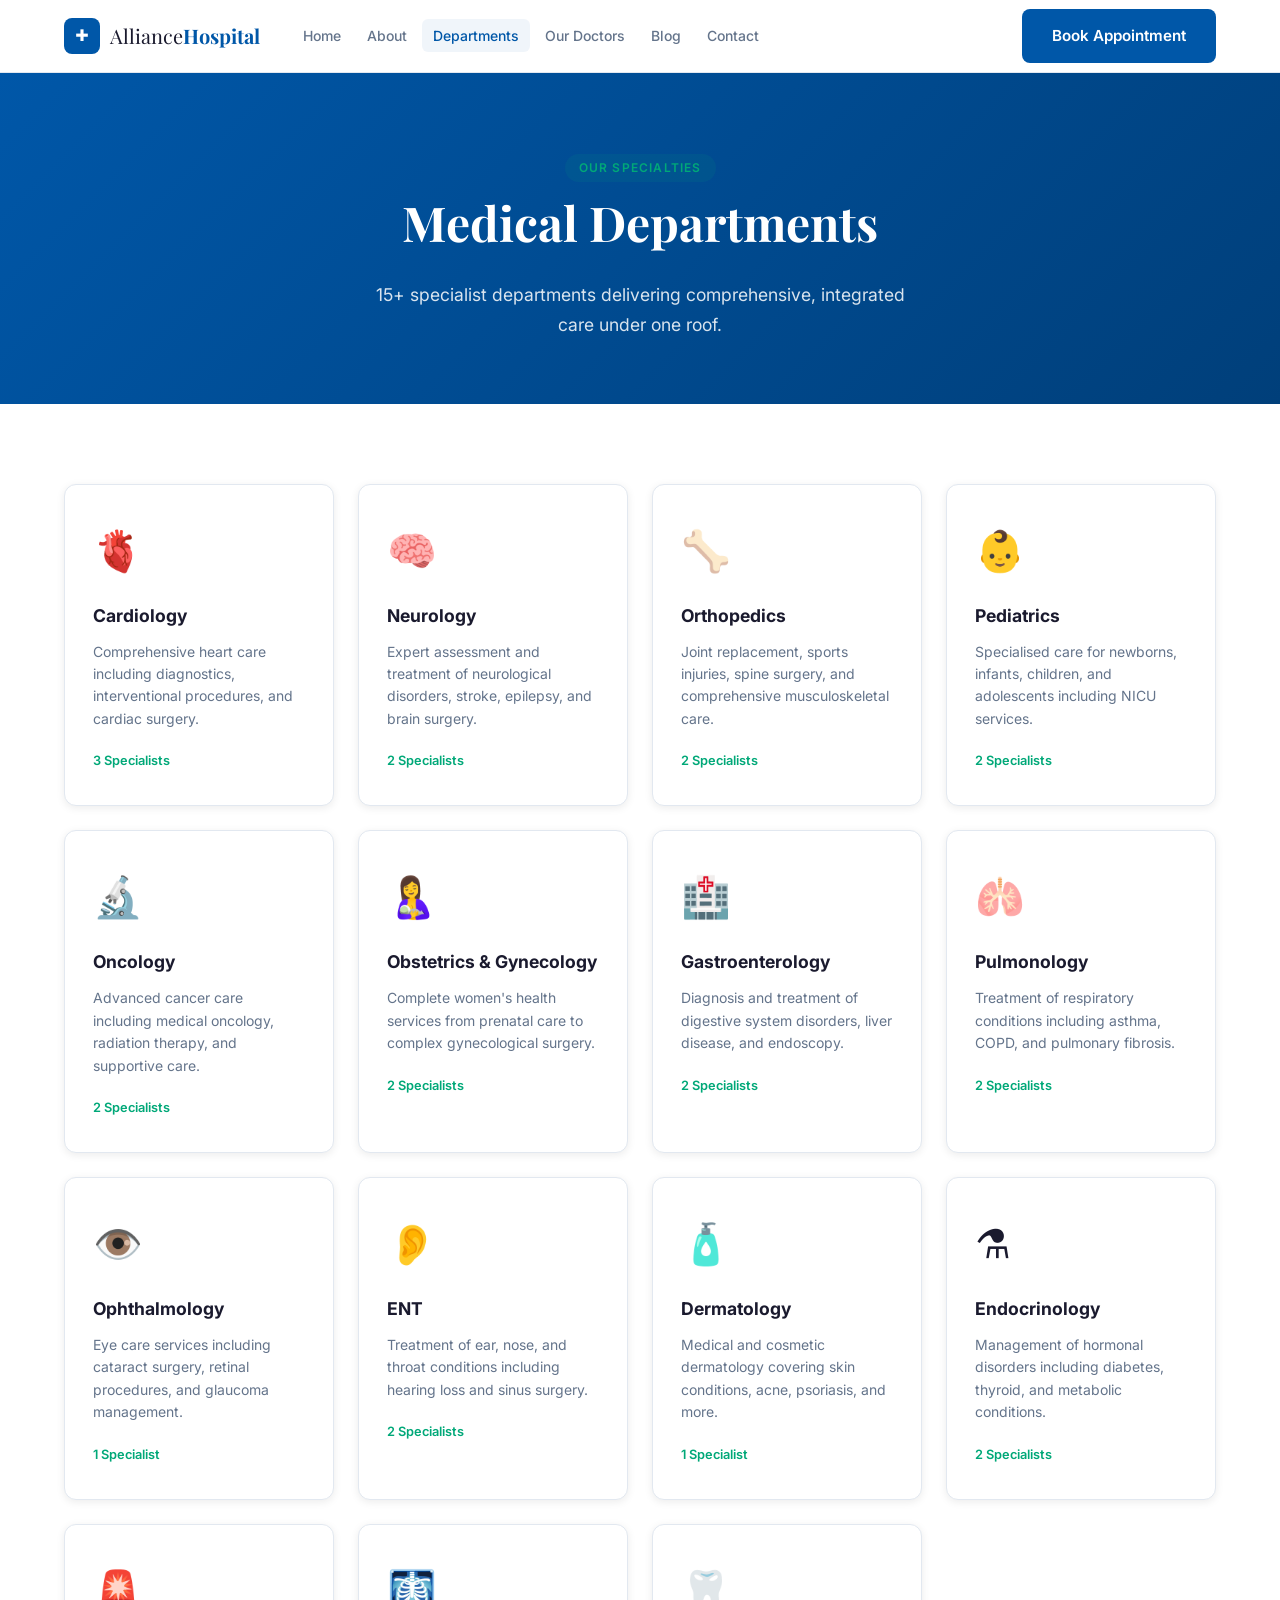
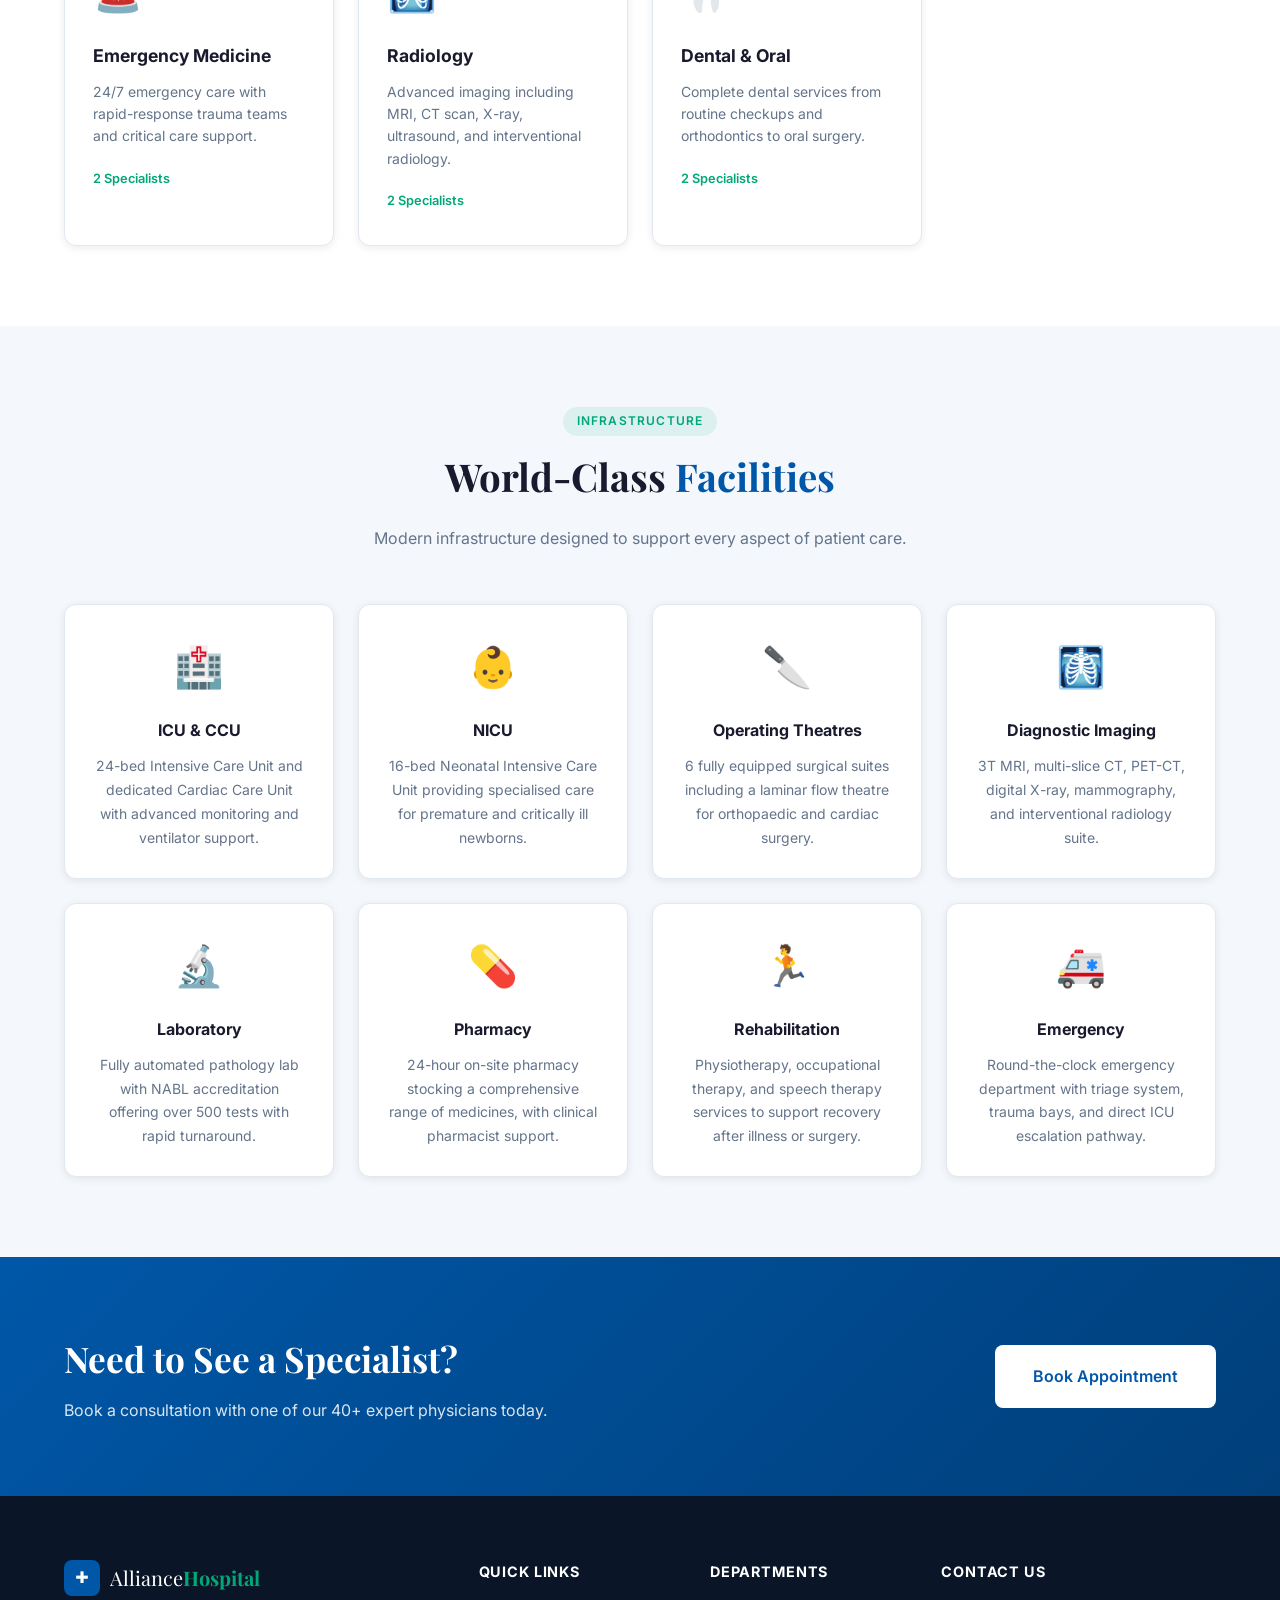
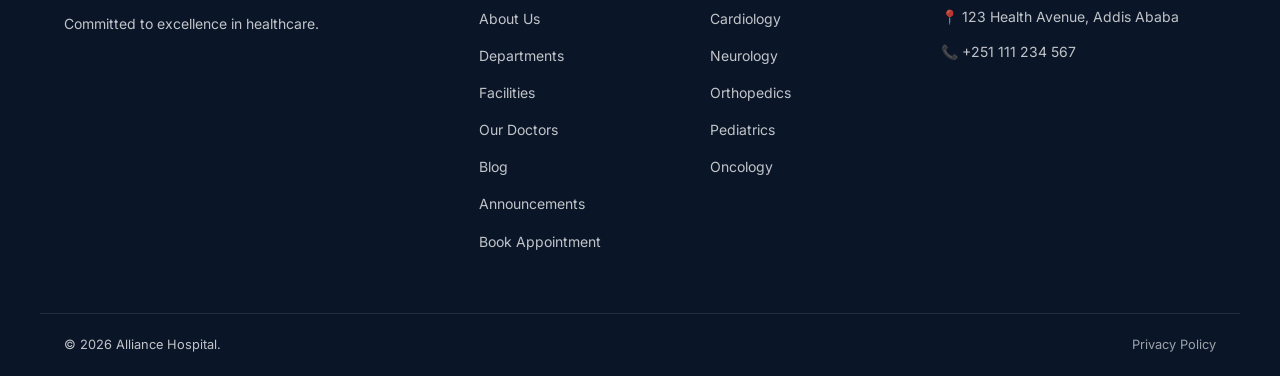
<file: departments.html>
<!DOCTYPE html>
<html lang="en">
<head>
  <meta charset="UTF-8" />
  <meta name="viewport" content="width=device-width, initial-scale=1.0" />
  <title>Departments — Alliance Hospital</title>
  <link rel="stylesheet" href="css/style.css" />
  <link href="https://fonts.googleapis.com/css2?family=Inter:wght@300;400;500;600;700&family=Playfair+Display:wght@400;600;700&display=swap" rel="stylesheet" />
</head>
<body>

  <header class="site-header" id="site-header">
    <div class="container header-inner">
      <a href="index.html" class="logo"><span class="logo-icon">✚</span><span class="logo-text">Alliance<strong>Hospital</strong></span></a>
      <nav class="main-nav" id="main-nav">
        <ul>
          <li><a href="index.html">Home</a></li><li><a href="about.html">About</a></li>
          <li><a href="departments.html" class="active">Departments</a></li>
          <li><a href="doctors.html">Our Doctors</a></li><li><a href="blog.html">Blog</a></li><li><a href="contact.html">Contact</a></li>
        </ul>
      </nav>
      <a href="appointment.html" class="btn btn-primary nav-cta">Book Appointment</a>
      <button class="hamburger" id="hamburger" aria-label="Toggle menu"><span></span><span></span><span></span></button>
    </div>
  </header>

  <section class="page-hero">
    <div class="container">
      <span class="section-eyebrow">Our Specialties</span>
      <h1>Medical Departments</h1>
      <p>15+ specialist departments delivering comprehensive, integrated care under one roof.</p>
    </div>
  </section>

  <section class="section-pad">
    <div class="container">
      <div class="dept-grid" id="dept-grid">
        <!-- Populated by main.js -->
      </div>
    </div>
  </section>

  <!-- Facilities -->
  <section class="section-pad bg-light">
    <div class="container">
      <div class="section-header">
        <span class="section-eyebrow">Infrastructure</span>
        <h2>World-Class <em>Facilities</em></h2>
        <p>Modern infrastructure designed to support every aspect of patient care.</p>
      </div>
      <div class="values-grid">
        <div class="value-card"><div class="value-icon">🏥</div><h4>ICU &amp; CCU</h4><p>24-bed Intensive Care Unit and dedicated Cardiac Care Unit with advanced monitoring and ventilator support.</p></div>
        <div class="value-card"><div class="value-icon">👶</div><h4>NICU</h4><p>16-bed Neonatal Intensive Care Unit providing specialised care for premature and critically ill newborns.</p></div>
        <div class="value-card"><div class="value-icon">🔪</div><h4>Operating Theatres</h4><p>6 fully equipped surgical suites including a laminar flow theatre for orthopaedic and cardiac surgery.</p></div>
        <div class="value-card"><div class="value-icon">🩻</div><h4>Diagnostic Imaging</h4><p>3T MRI, multi-slice CT, PET-CT, digital X-ray, mammography, and interventional radiology suite.</p></div>
        <div class="value-card"><div class="value-icon">🔬</div><h4>Laboratory</h4><p>Fully automated pathology lab with NABL accreditation offering over 500 tests with rapid turnaround.</p></div>
        <div class="value-card"><div class="value-icon">💊</div><h4>Pharmacy</h4><p>24-hour on-site pharmacy stocking a comprehensive range of medicines, with clinical pharmacist support.</p></div>
        <div class="value-card"><div class="value-icon">🏃</div><h4>Rehabilitation</h4><p>Physiotherapy, occupational therapy, and speech therapy services to support recovery after illness or surgery.</p></div>
        <div class="value-card"><div class="value-icon">🚑</div><h4>Emergency</h4><p>Round-the-clock emergency department with triage system, trauma bays, and direct ICU escalation pathway.</p></div>
      </div>
    </div>
  </section>

  <section class="cta-banner">
    <div class="container cta-inner">
      <div class="cta-text"><h2>Need to See a Specialist?</h2><p>Book a consultation with one of our 40+ expert physicians today.</p></div>
      <a href="appointment.html" class="btn btn-white btn-lg">Book Appointment</a>
    </div>
  </section>

  <footer class="site-footer">
    <div class="container footer-grid">
      <div class="footer-brand"><a href="index.html" class="logo logo-light"><span class="logo-icon">✚</span><span class="logo-text">Alliance<strong>Hospital</strong></span></a><p>Committed to excellence in healthcare.</p></div>
      <div class="footer-links"><h4>Quick Links</h4><ul><li><a href="about.html">About Us</a></li><li><a href="departments.html">Departments</a></li>
          <li><a href="facilities.html">Facilities</a></li><li><a href="doctors.html">Our Doctors</a></li><li><a href="blog.html">Blog</a></li><li><a href="announcements.html">Announcements</a></li><li><a href="appointment.html">Book Appointment</a></li></ul></div>
      <div class="footer-links"><h4>Departments</h4><ul><li><a href="#cardiology">Cardiology</a></li><li><a href="#neurology">Neurology</a></li><li><a href="#orthopedics">Orthopedics</a></li><li><a href="#pediatrics">Pediatrics</a></li><li><a href="#oncology">Oncology</a></li></ul></div>
      <div class="footer-contact"><h4>Contact Us</h4><p>📍 123 Health Avenue, Addis Ababa</p><p>📞 <a href="tel:+251111234567">+251 111 234 567</a></p></div>
    </div>
    <div class="footer-bottom"><div class="container"><p>&copy; 2026 Alliance Hospital.</p><p><a href="#">Privacy Policy</a></p></div></div>
  </footer>

  <script src="js/data.js"></script>
  <script src="js/main.js"></script>
</body>
</html>
</file>
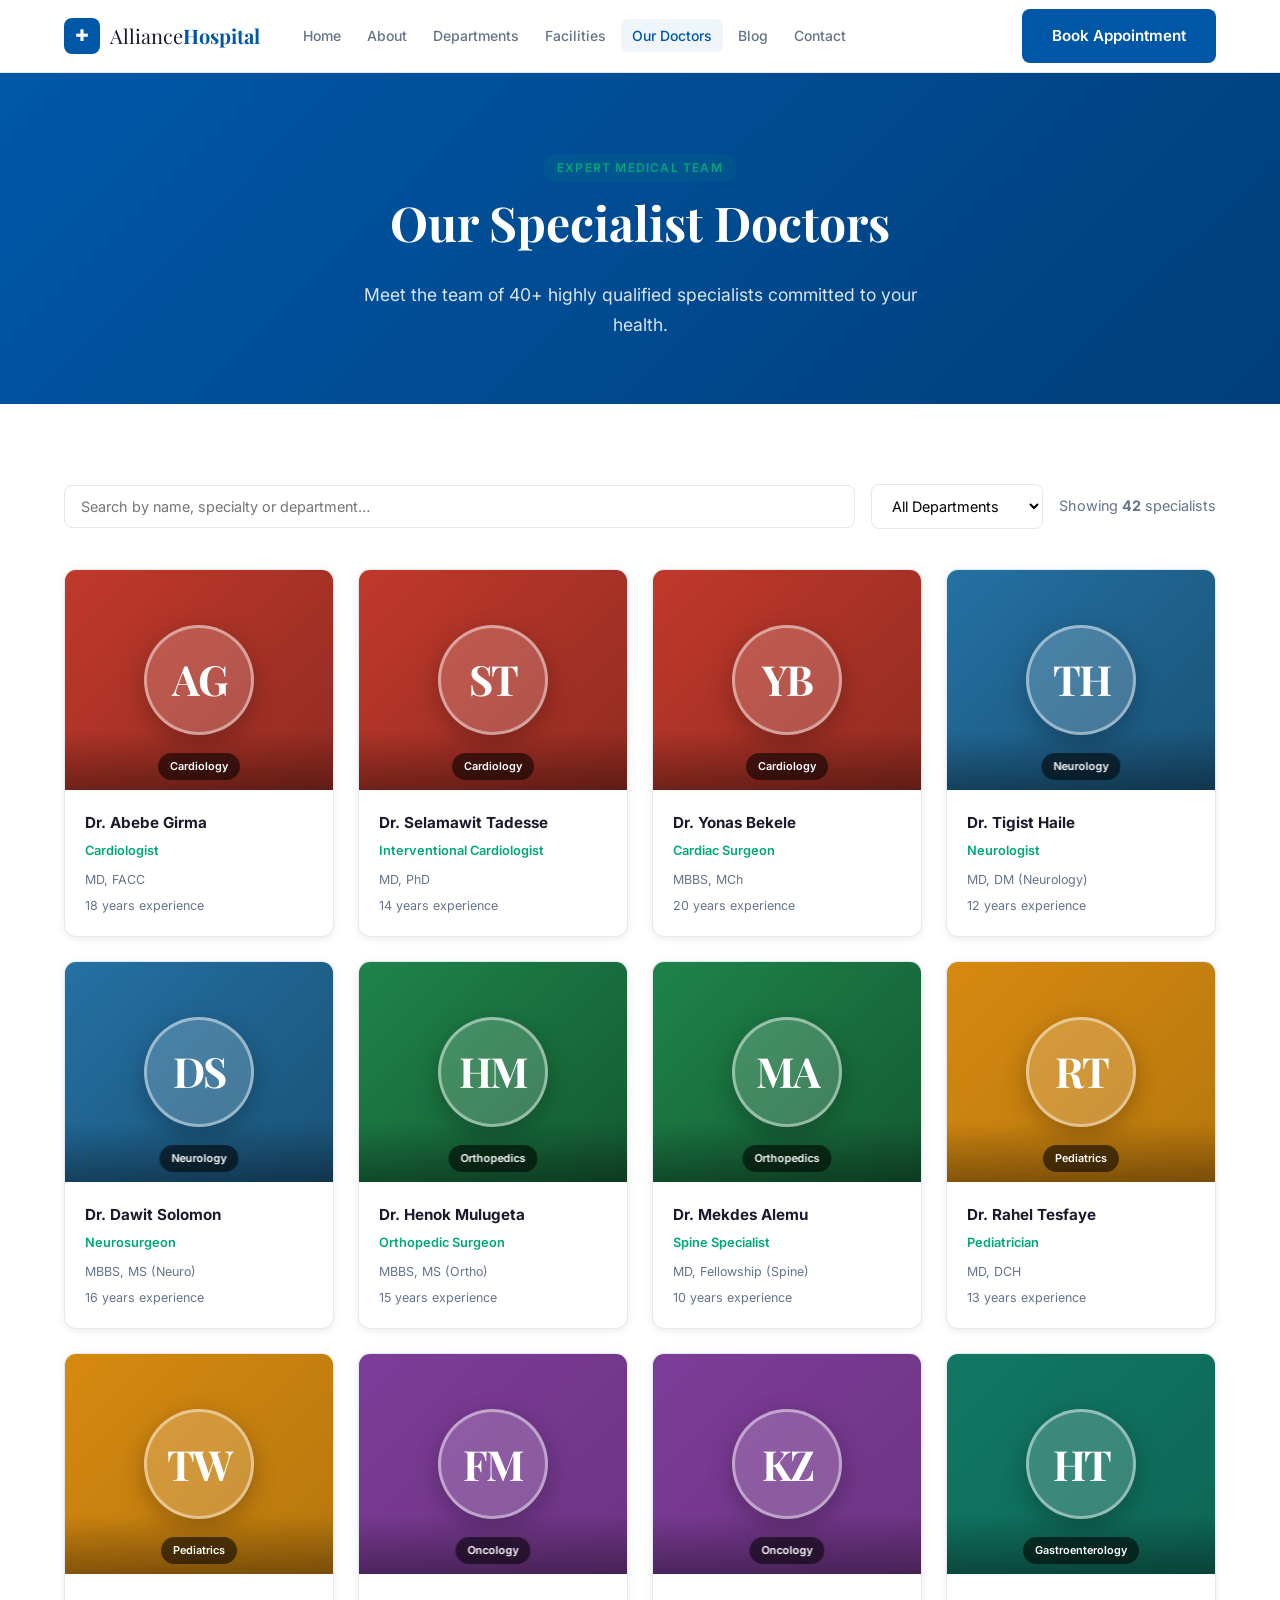
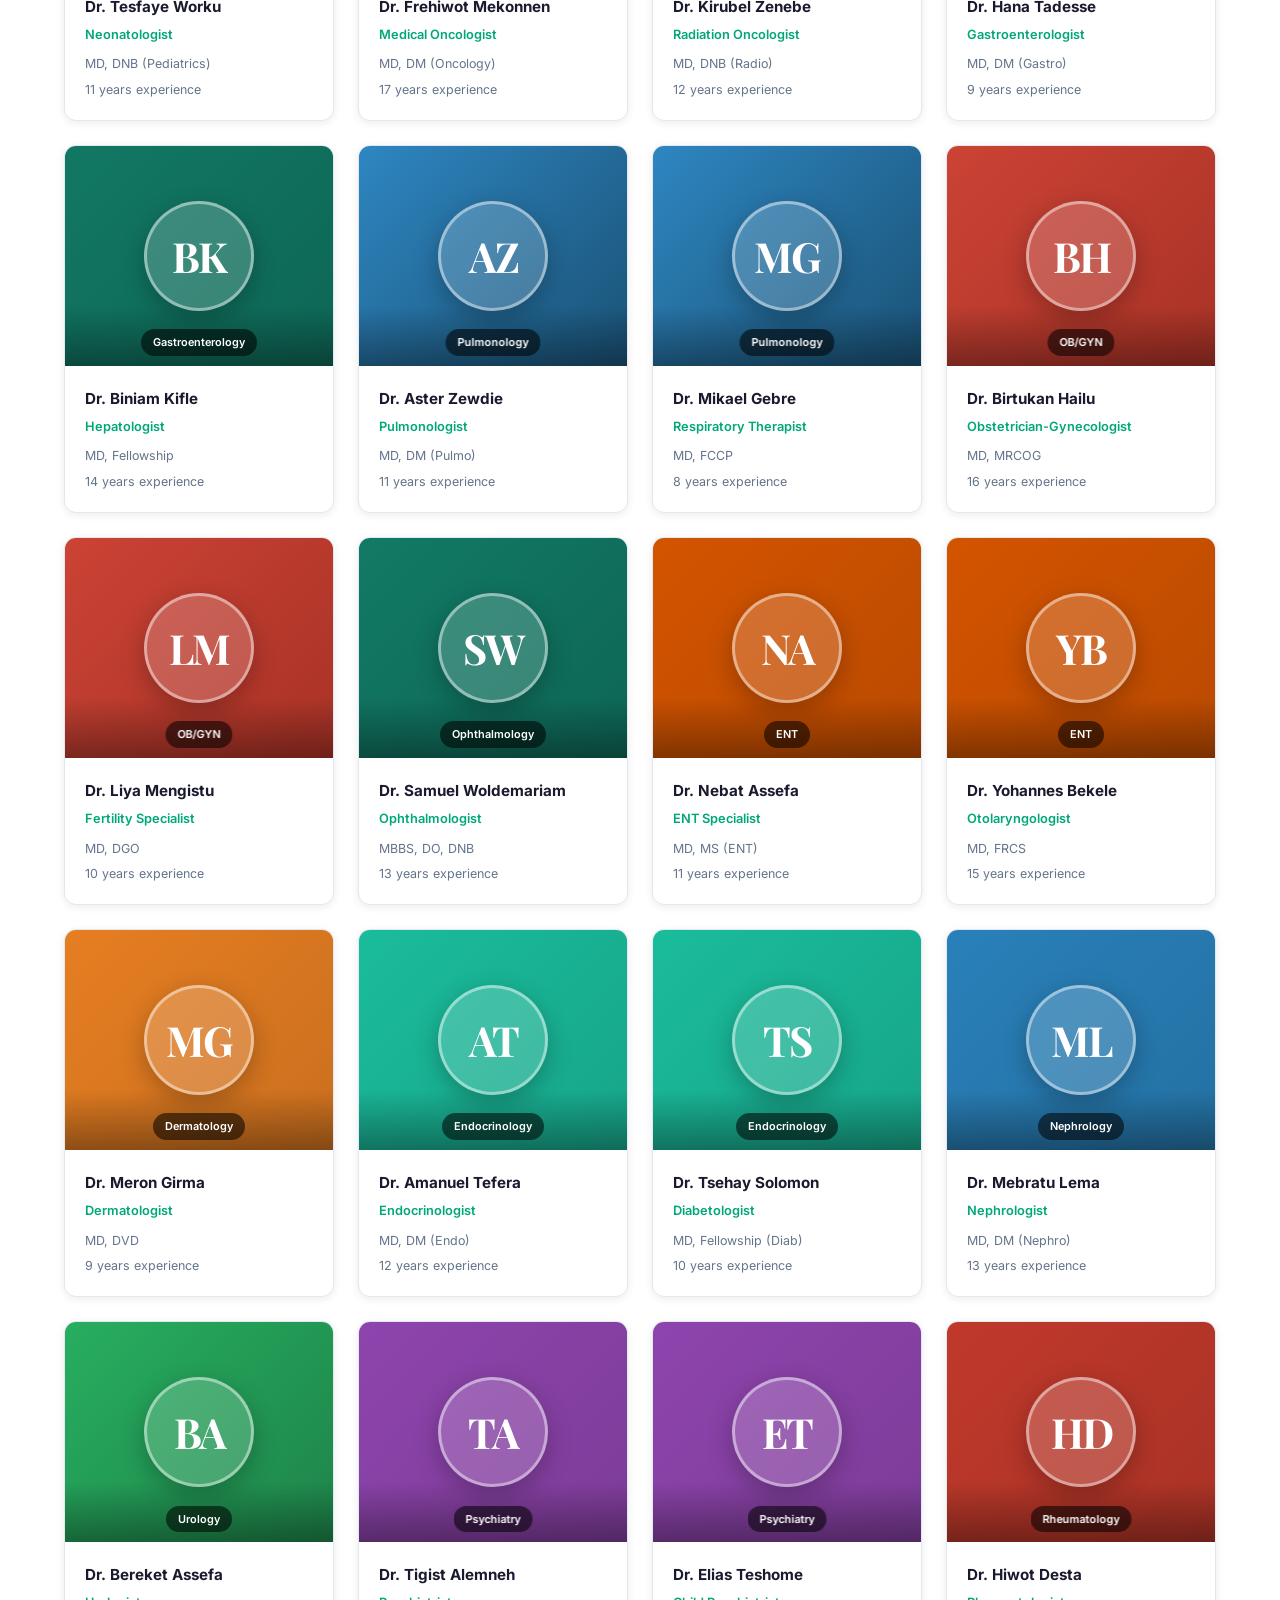
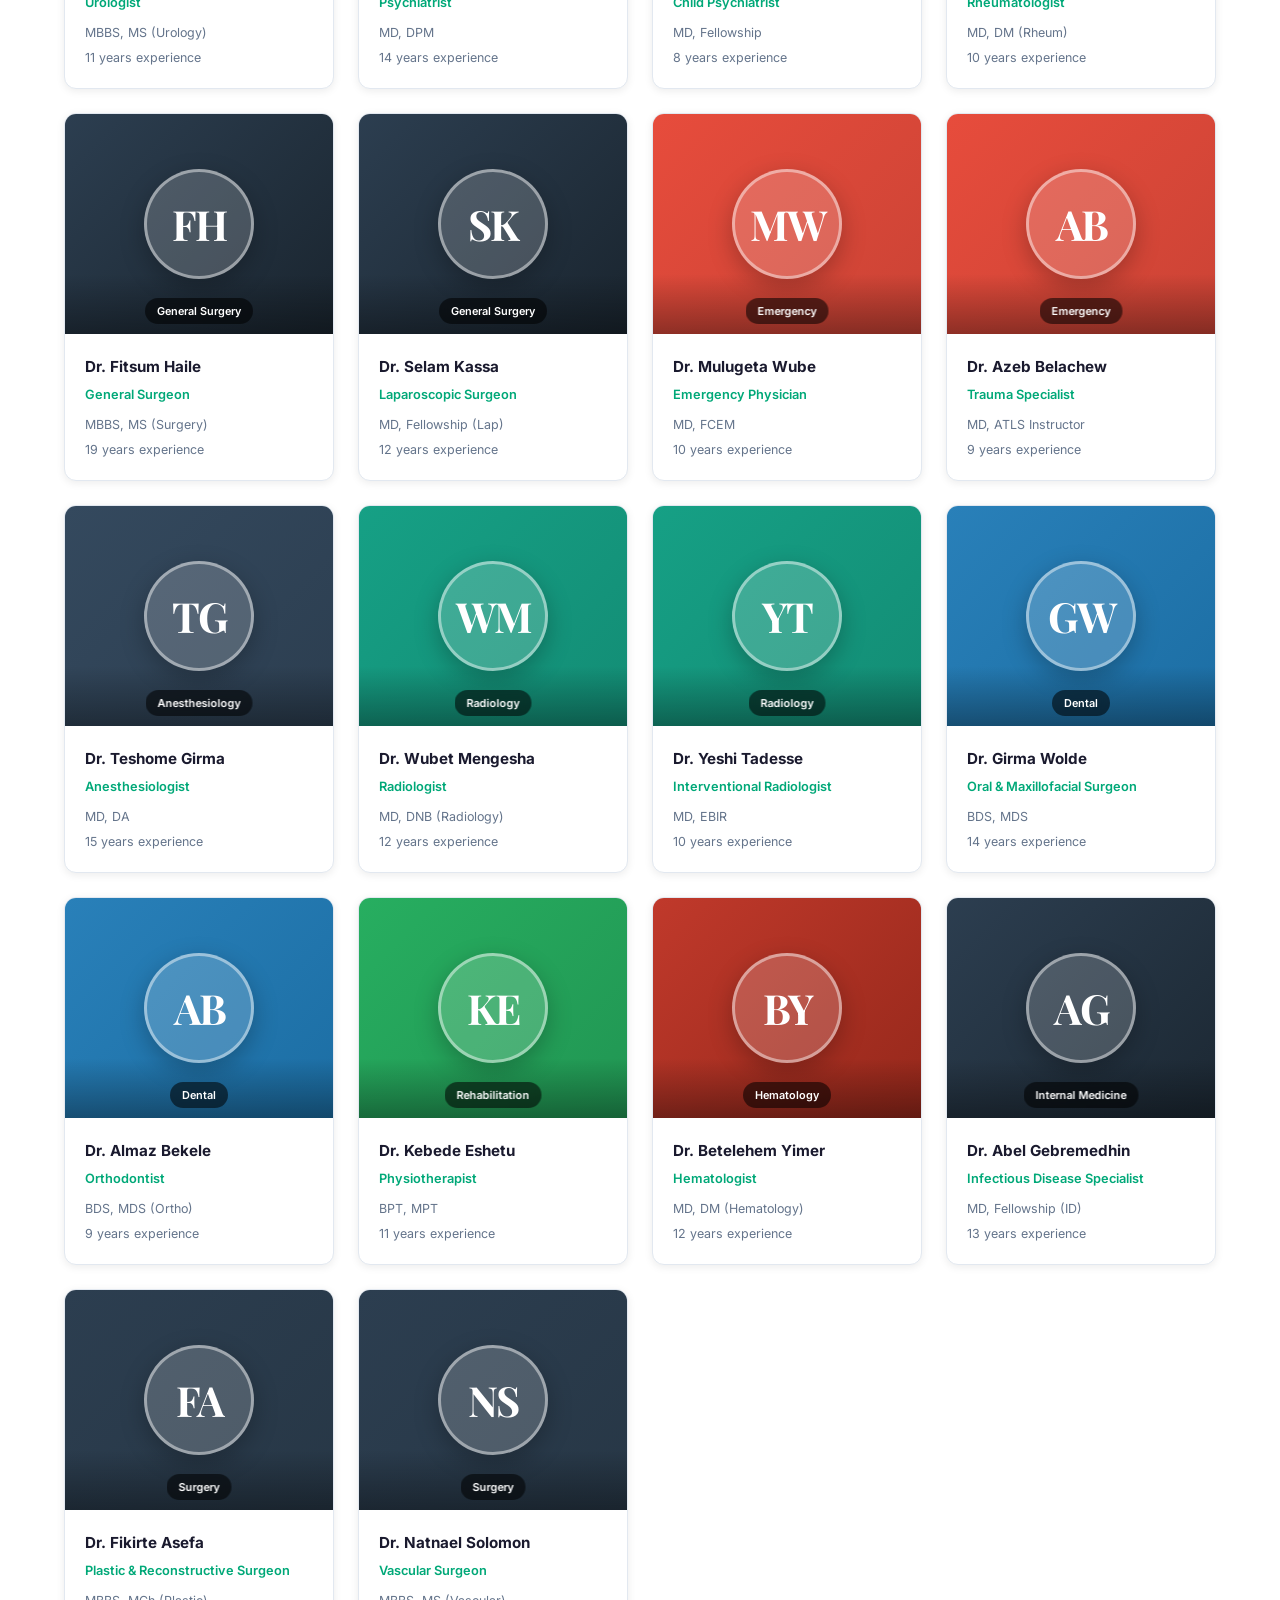
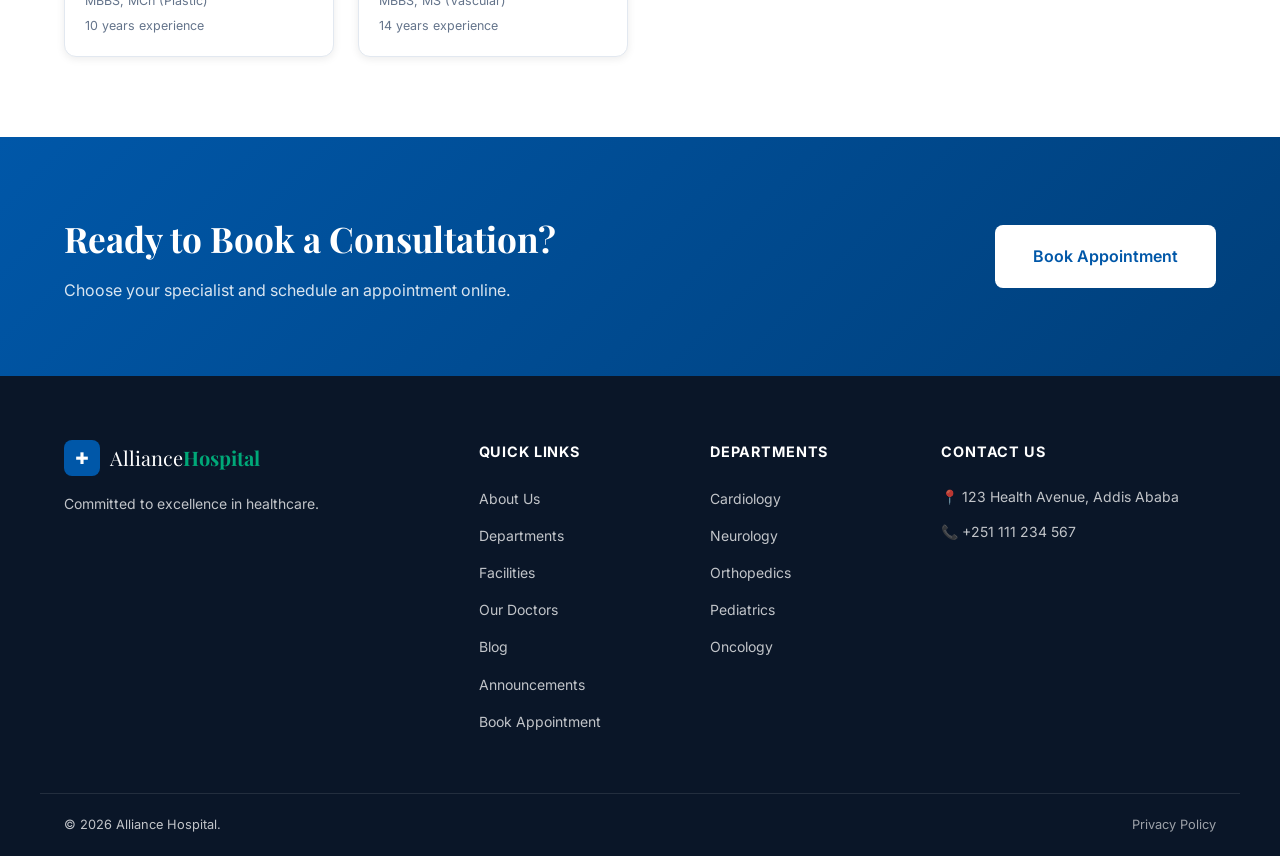
<file: doctors.html>
<!DOCTYPE html>
<html lang="en">
<head>
  <meta charset="UTF-8" />
  <meta name="viewport" content="width=device-width, initial-scale=1.0" />
  <title>Our Doctors — Alliance Hospital</title>
  <link rel="stylesheet" href="css/style.css" />
  <link href="https://fonts.googleapis.com/css2?family=Inter:wght@300;400;500;600;700&family=Playfair+Display:wght@400;600;700&display=swap" rel="stylesheet" />
</head>
<body>

  <header class="site-header" id="site-header">
    <div class="container header-inner">
      <a href="index.html" class="logo"><span class="logo-icon">✚</span><span class="logo-text">Alliance<strong>Hospital</strong></span></a>
      <nav class="main-nav" id="main-nav">
        <ul>
          <li><a href="index.html">Home</a></li><li><a href="about.html">About</a></li>
          <li><a href="departments.html">Departments</a></li>
          <li><a href="facilities.html">Facilities</a></li>
          <li><a href="doctors.html" class="active">Our Doctors</a></li>
          <li><a href="blog.html">Blog</a></li><li><a href="contact.html">Contact</a></li>
        </ul>
      </nav>
      <a href="appointment.html" class="btn btn-primary nav-cta">Book Appointment</a>
      <button class="hamburger" id="hamburger" aria-label="Toggle menu"><span></span><span></span><span></span></button>
    </div>
  </header>

  <section class="page-hero">
    <div class="container">
      <span class="section-eyebrow">Expert Medical Team</span>
      <h1>Our Specialist Doctors</h1>
      <p>Meet the team of 40+ highly qualified specialists committed to your health.</p>
    </div>
  </section>

  <section class="section-pad">
    <div class="container">
      <!-- Search & Filter -->
      <div style="display:flex;gap:16px;flex-wrap:wrap;margin-bottom:40px;align-items:center">
        <input id="doctor-search" type="search" placeholder="Search by name, specialty or department…"
          style="flex:1;min-width:240px;padding:12px 16px;border:1.5px solid var(--clr-border);border-radius:8px;font-family:inherit;font-size:.9rem" />
        <select id="dept-filter"
          style="padding:12px 16px;border:1.5px solid var(--clr-border);border-radius:8px;font-family:inherit;font-size:.9rem;background:#fff">
          <option value="">All Departments</option>
        </select>
        <div style="font-size:.9rem;color:var(--clr-text-muted);white-space:nowrap">
          Showing <strong id="doctor-count">42</strong> specialists
        </div>
      </div>

      <div class="doctors-grid" id="all-doctors">
        <!-- Populated by main.js -->
      </div>
    </div>
  </section>

  <section class="cta-banner">
    <div class="container cta-inner">
      <div class="cta-text"><h2>Ready to Book a Consultation?</h2><p>Choose your specialist and schedule an appointment online.</p></div>
      <a href="appointment.html" class="btn btn-white btn-lg">Book Appointment</a>
    </div>
  </section>

  <footer class="site-footer">
    <div class="container footer-grid">
      <div class="footer-brand"><a href="index.html" class="logo logo-light"><span class="logo-icon">✚</span><span class="logo-text">Alliance<strong>Hospital</strong></span></a><p>Committed to excellence in healthcare.</p></div>
      <div class="footer-links"><h4>Quick Links</h4><ul><li><a href="about.html">About Us</a></li><li><a href="departments.html">Departments</a></li>
          <li><a href="facilities.html">Facilities</a></li><li><a href="doctors.html">Our Doctors</a></li><li><a href="blog.html">Blog</a></li><li><a href="announcements.html">Announcements</a></li><li><a href="appointment.html">Book Appointment</a></li></ul></div>
      <div class="footer-links"><h4>Departments</h4><ul><li><a href="departments.html#cardiology">Cardiology</a></li><li><a href="departments.html#neurology">Neurology</a></li><li><a href="departments.html#orthopedics">Orthopedics</a></li><li><a href="departments.html#pediatrics">Pediatrics</a></li><li><a href="departments.html#oncology">Oncology</a></li></ul></div>
      <div class="footer-contact"><h4>Contact Us</h4><p>📍 123 Health Avenue, Addis Ababa</p><p>📞 <a href="tel:+251111234567">+251 111 234 567</a></p></div>
    </div>
    <div class="footer-bottom"><div class="container"><p>&copy; 2026 Alliance Hospital.</p><p><a href="#">Privacy Policy</a></p></div></div>
  </footer>

  <script src="js/data.js"></script>
  <script src="js/main.js"></script>
</body>
</html>
</file>
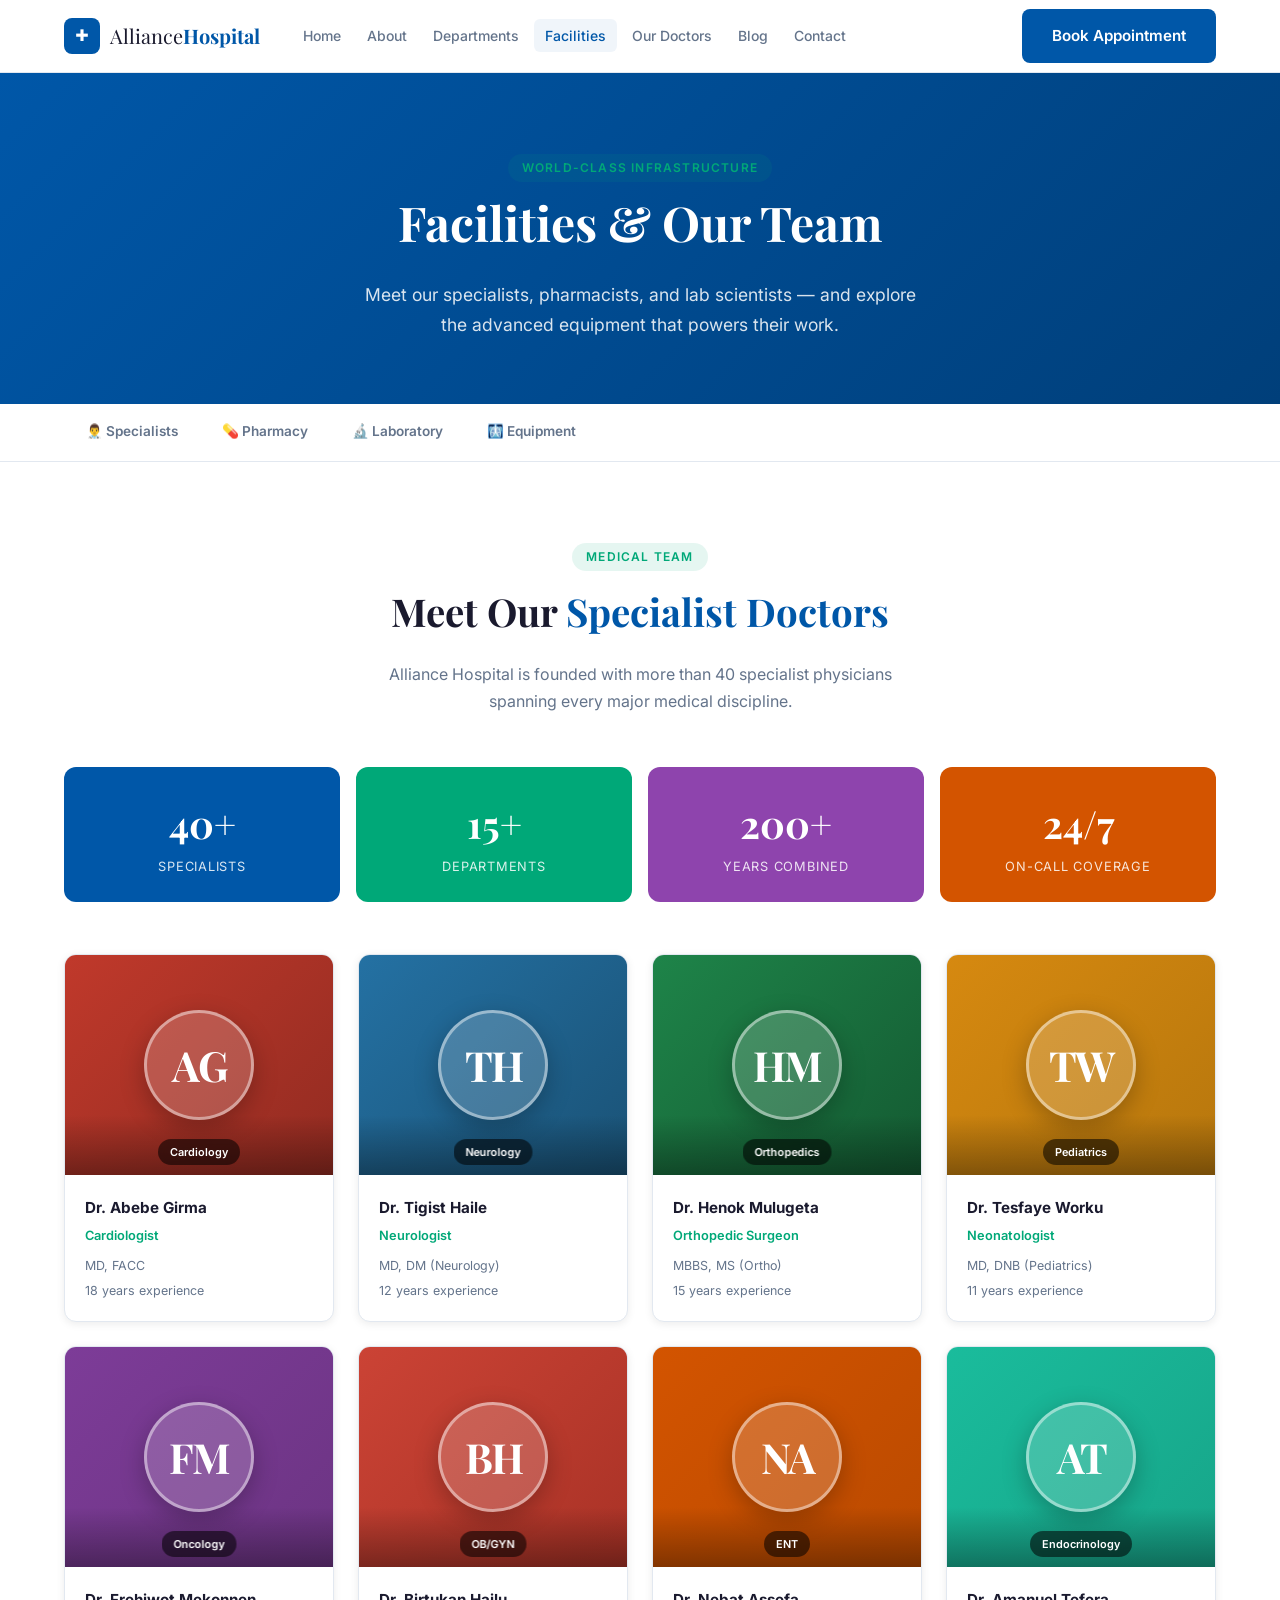
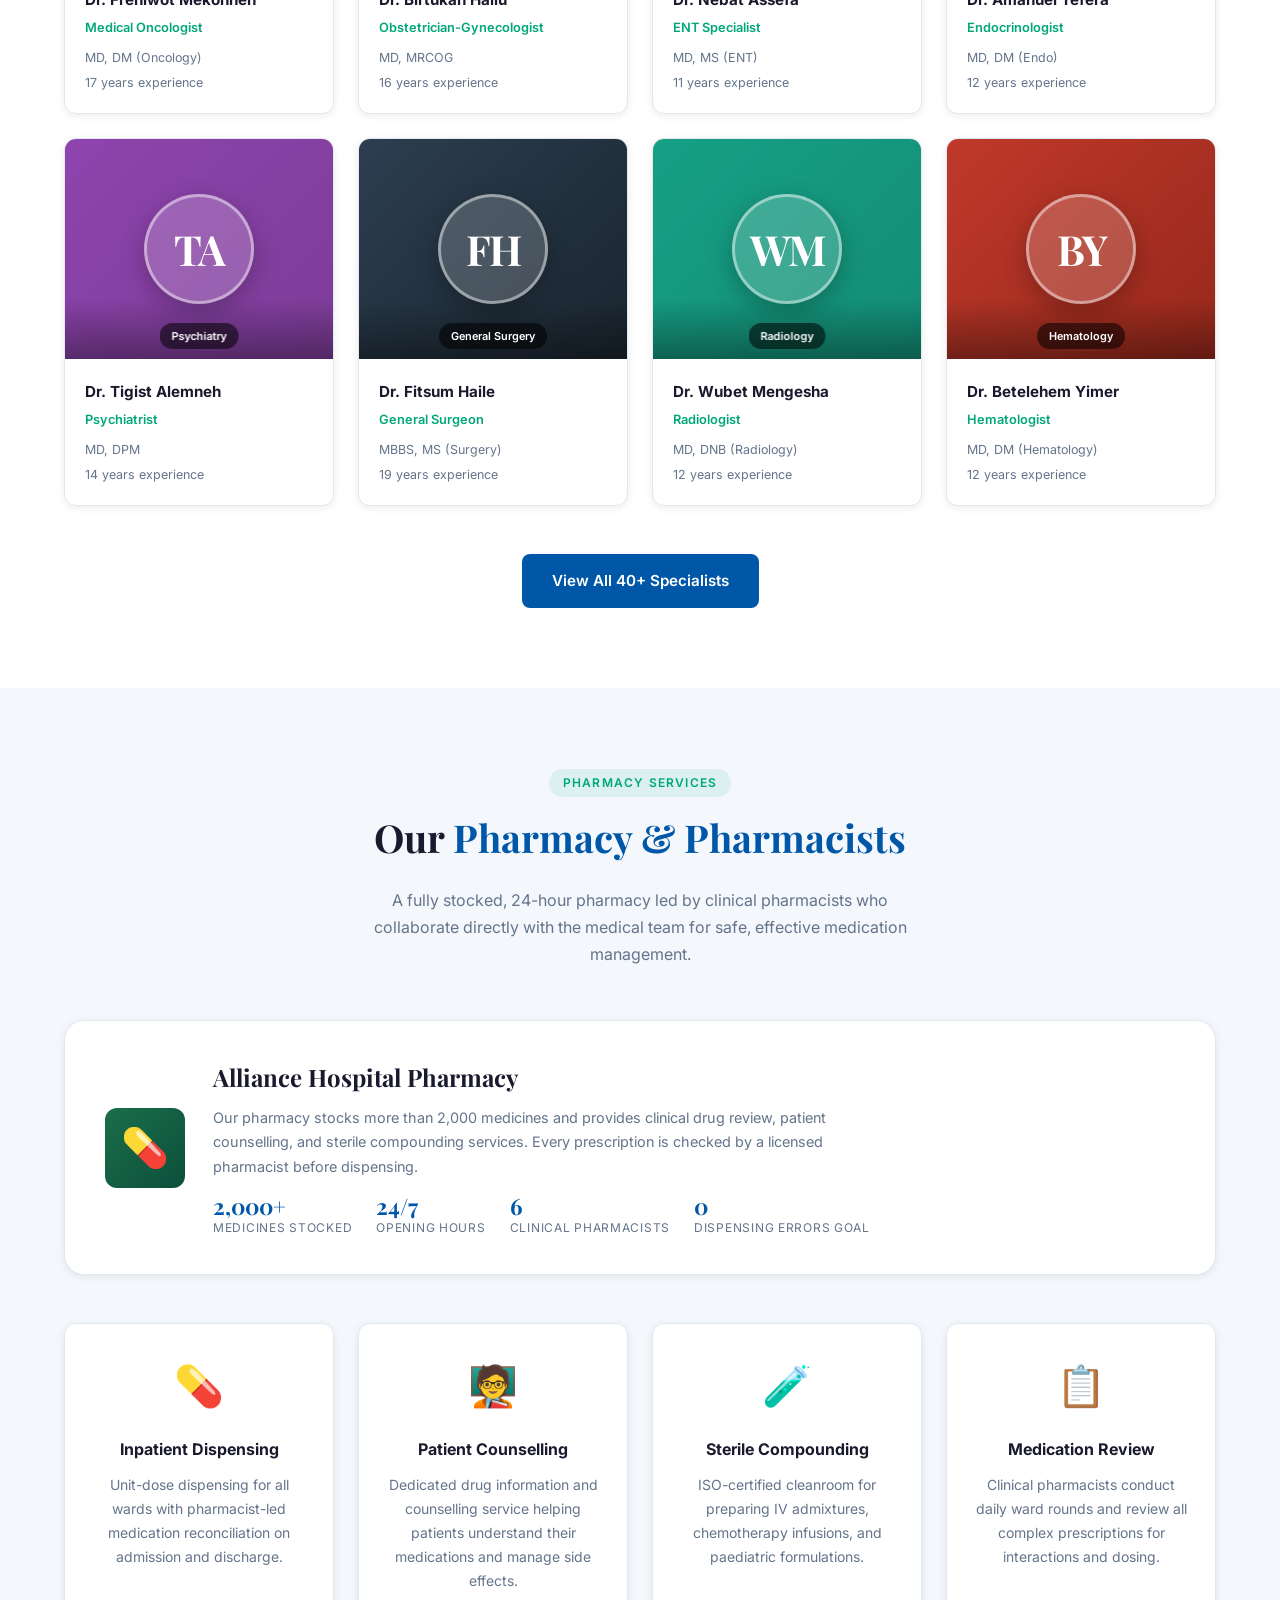
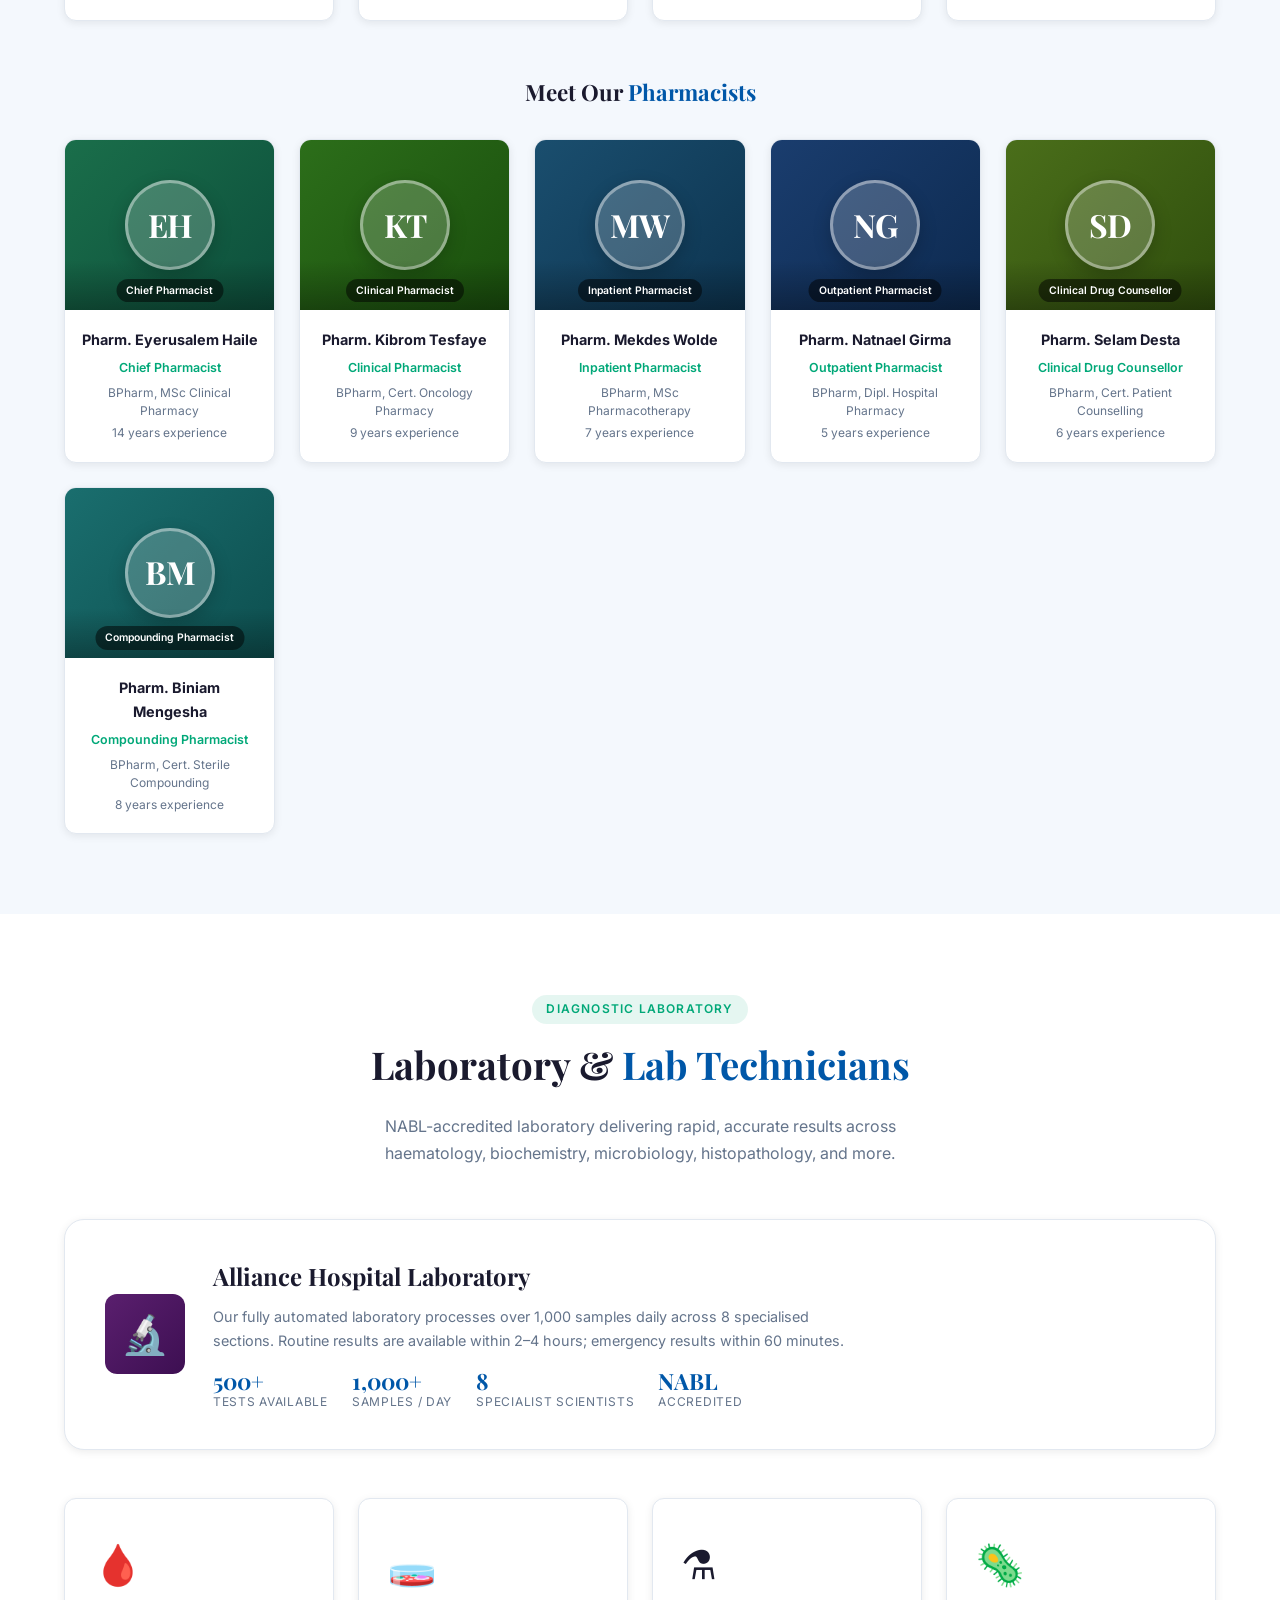
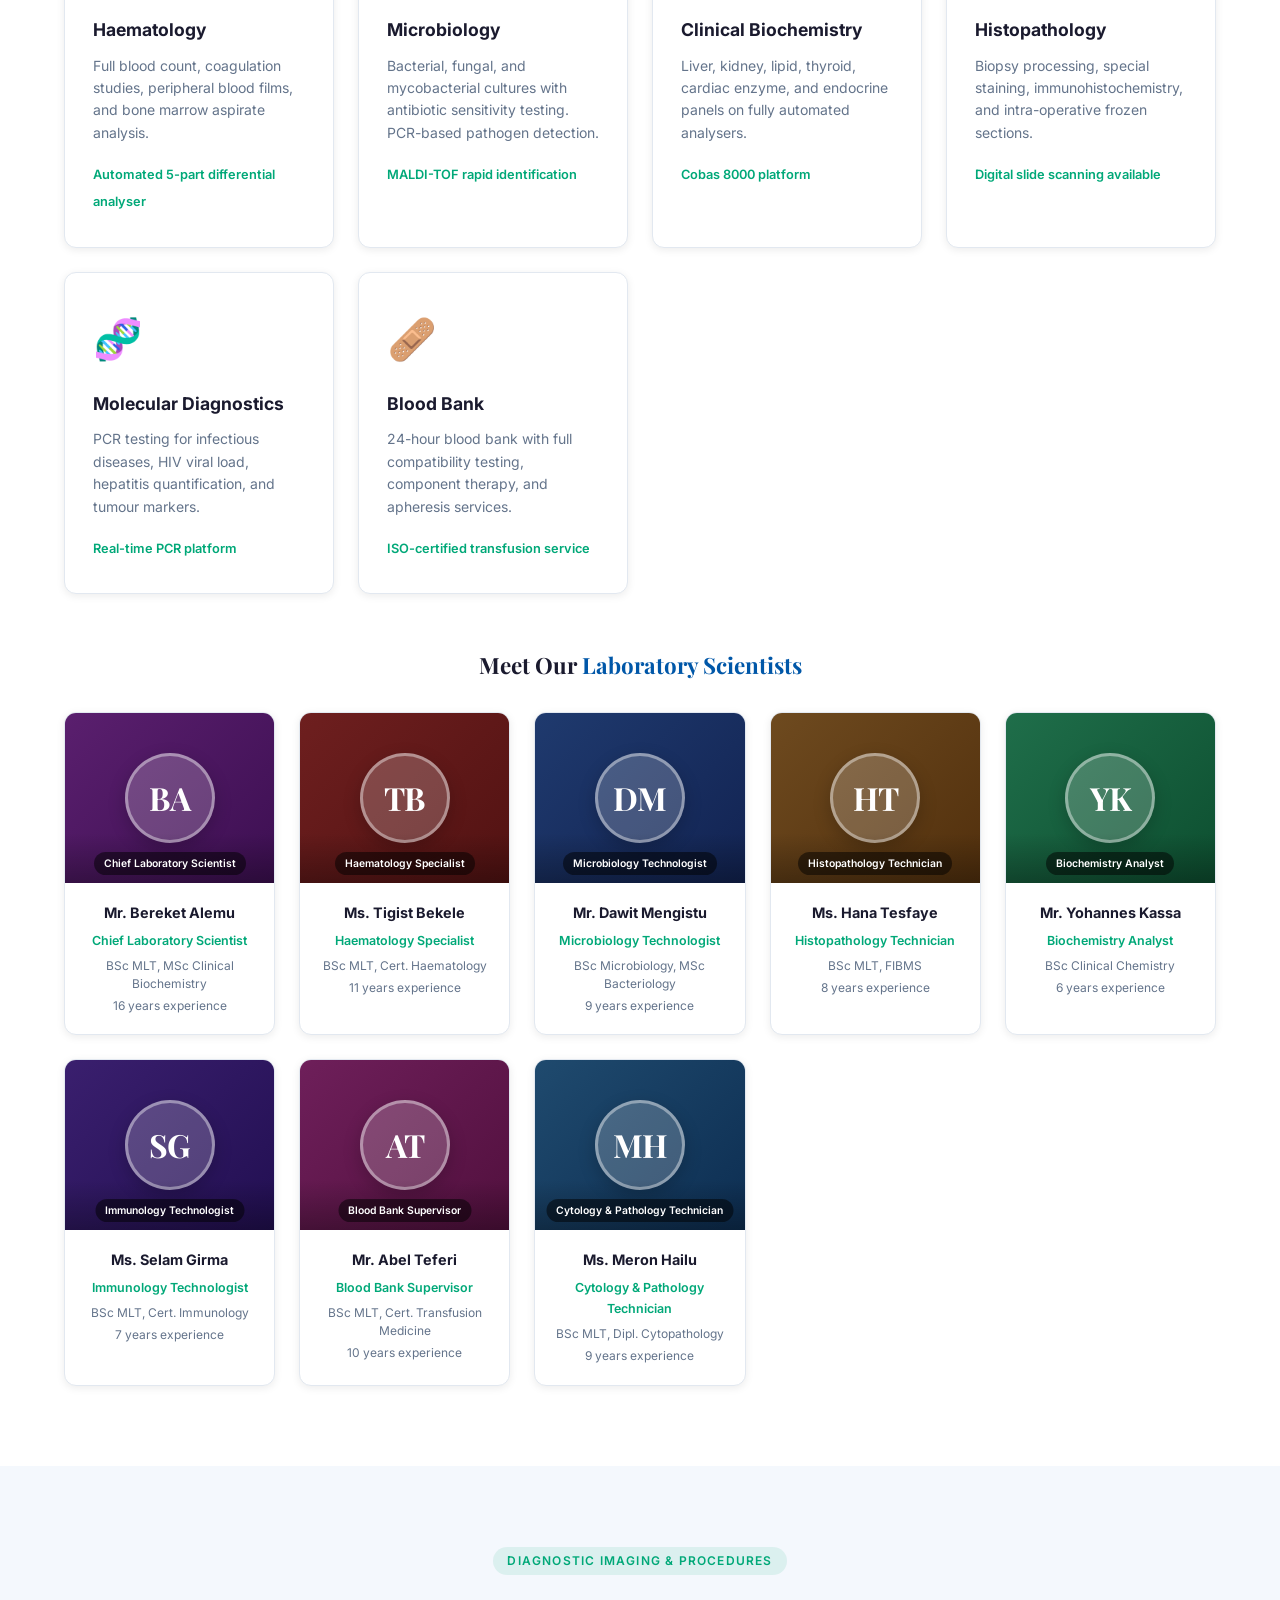
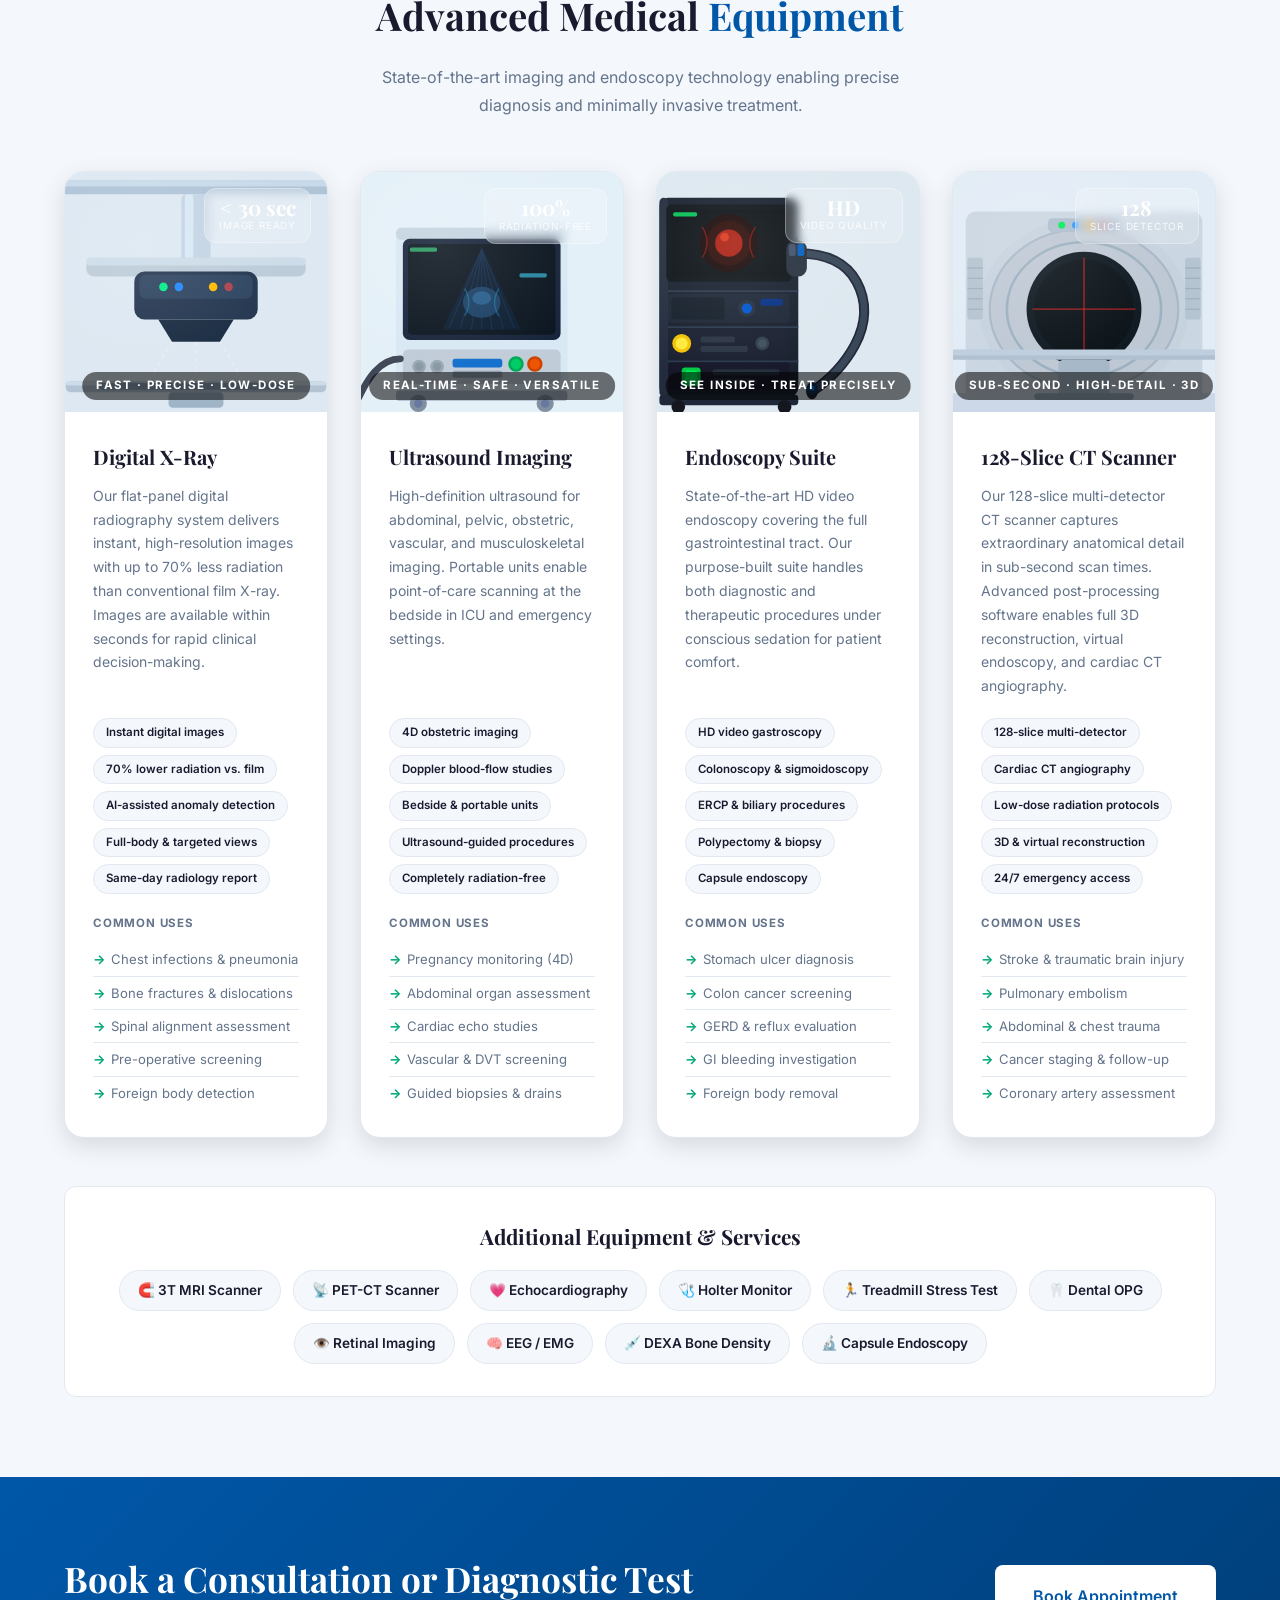
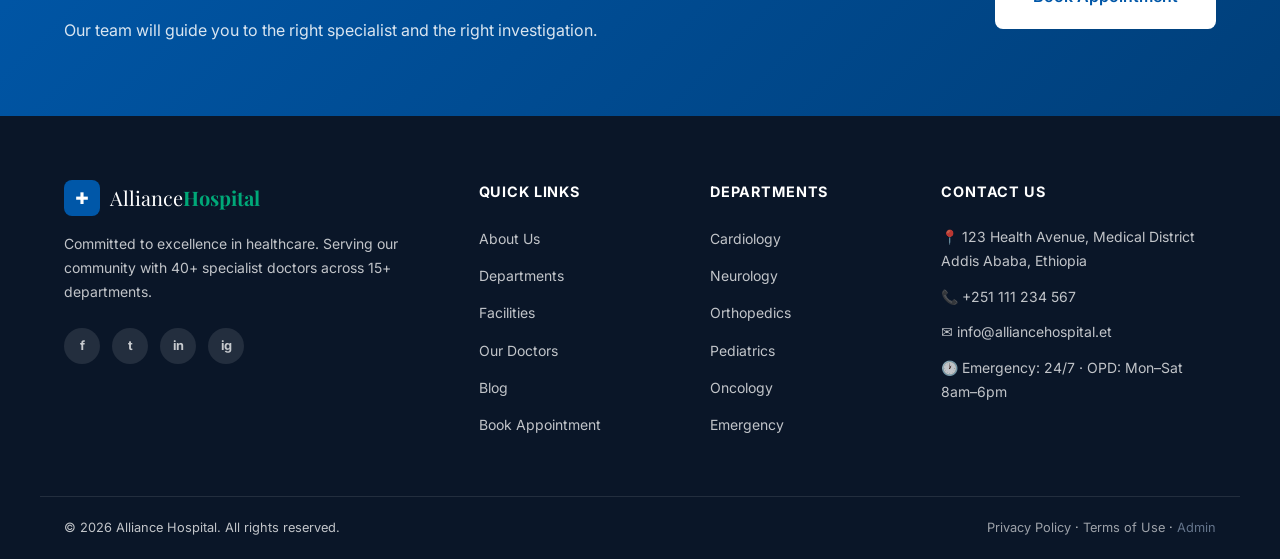
<file: facilities.html>
<!DOCTYPE html>
<html lang="en">
<head>
  <meta charset="UTF-8" />
  <meta name="viewport" content="width=device-width, initial-scale=1.0" />
  <title>Facilities &amp; Staff — Alliance Hospital</title>
  <link rel="stylesheet" href="css/style.css" />
  <link href="https://fonts.googleapis.com/css2?family=Inter:wght@300;400;500;600;700&family=Playfair+Display:wght@400;600;700&display=swap" rel="stylesheet" />
</head>
<body>

  <header class="site-header" id="site-header">
    <div class="container header-inner">
      <a href="index.html" class="logo">
        <span class="logo-icon">✚</span>
        <span class="logo-text">Alliance<strong>Hospital</strong></span>
      </a>
      <nav class="main-nav" id="main-nav">
        <ul>
          <li><a href="index.html">Home</a></li>
          <li><a href="about.html">About</a></li>
          <li><a href="departments.html">Departments</a></li>
          <li><a href="facilities.html" class="active">Facilities</a></li>
          <li><a href="doctors.html">Our Doctors</a></li>
          <li><a href="blog.html">Blog</a></li>
          <li><a href="contact.html">Contact</a></li>
        </ul>
      </nav>
      <a href="appointment.html" class="btn btn-primary nav-cta">Book Appointment</a>
      <button class="hamburger" id="hamburger" aria-label="Toggle menu">
        <span></span><span></span><span></span>
      </button>
    </div>
  </header>

  <!-- ===== PAGE HERO ===== -->
  <section class="page-hero">
    <div class="container">
      <span class="section-eyebrow">World-Class Infrastructure</span>
      <h1>Facilities &amp; Our Team</h1>
      <p>Meet our specialists, pharmacists, and lab scientists — and explore the advanced equipment that powers their work.</p>
    </div>
  </section>

  <!-- ===== JUMP LINKS ===== -->
  <div style="background:#fff;border-bottom:1px solid var(--clr-border);position:sticky;top:72px;z-index:90">
    <div class="container" style="display:flex;gap:0;overflow-x:auto">
      <a href="#specialists" style="padding:16px 22px;font-size:.85rem;font-weight:600;color:var(--clr-text-muted);white-space:nowrap;border-bottom:2px solid transparent;transition:all .2s">
        👨‍⚕️ Specialists
      </a>
      <a href="#pharmacy" style="padding:16px 22px;font-size:.85rem;font-weight:600;color:var(--clr-text-muted);white-space:nowrap;border-bottom:2px solid transparent;transition:all .2s">
        💊 Pharmacy
      </a>
      <a href="#laboratory" style="padding:16px 22px;font-size:.85rem;font-weight:600;color:var(--clr-text-muted);white-space:nowrap;border-bottom:2px solid transparent;transition:all .2s">
        🔬 Laboratory
      </a>
      <a href="#equipment" style="padding:16px 22px;font-size:.85rem;font-weight:600;color:var(--clr-text-muted);white-space:nowrap;border-bottom:2px solid transparent;transition:all .2s">
        🩻 Equipment
      </a>
    </div>
  </div>

  <!-- ===== SECTION 1: SPECIALISTS ===== -->
  <section class="section-pad" id="specialists">
    <div class="container">
      <div class="section-header">
        <span class="section-eyebrow">Medical Team</span>
        <h2>Meet Our <em>Specialist Doctors</em></h2>
        <p>Alliance Hospital is founded with more than 40 specialist physicians spanning every major medical discipline.</p>
      </div>

      <!-- Stats row -->
      <div style="display:grid;grid-template-columns:repeat(auto-fit,minmax(160px,1fr));gap:16px;margin-bottom:52px">
        <div style="background:var(--clr-primary);color:#fff;border-radius:var(--radius);padding:24px;text-align:center">
          <div style="font-size:2.4rem;font-weight:700;font-family:var(--font-display)">40+</div>
          <div style="font-size:.8rem;opacity:.85;text-transform:uppercase;letter-spacing:.06em">Specialists</div>
        </div>
        <div style="background:var(--clr-accent);color:#fff;border-radius:var(--radius);padding:24px;text-align:center">
          <div style="font-size:2.4rem;font-weight:700;font-family:var(--font-display)">15+</div>
          <div style="font-size:.8rem;opacity:.85;text-transform:uppercase;letter-spacing:.06em">Departments</div>
        </div>
        <div style="background:#8e44ad;color:#fff;border-radius:var(--radius);padding:24px;text-align:center">
          <div style="font-size:2.4rem;font-weight:700;font-family:var(--font-display)">200+</div>
          <div style="font-size:.8rem;opacity:.85;text-transform:uppercase;letter-spacing:.06em">Years Combined</div>
        </div>
        <div style="background:#d35400;color:#fff;border-radius:var(--radius);padding:24px;text-align:center">
          <div style="font-size:2.4rem;font-weight:700;font-family:var(--font-display)">24/7</div>
          <div style="font-size:.8rem;opacity:.85;text-transform:uppercase;letter-spacing:.06em">On-call Coverage</div>
        </div>
      </div>

      <!-- Featured specialist grid (JS-rendered) -->
      <div class="doctors-grid" id="featured-specialists"></div>

      <div class="section-footer-cta">
        <a href="doctors.html" class="btn btn-primary">View All 40+ Specialists</a>
      </div>
    </div>
  </section>

  <!-- ===== SECTION 2: PHARMACY ===== -->
  <section class="section-pad bg-light" id="pharmacy">
    <div class="container">
      <div class="section-header">
        <span class="section-eyebrow">Pharmacy Services</span>
        <h2>Our <em>Pharmacy &amp; Pharmacists</em></h2>
        <p>A fully stocked, 24-hour pharmacy led by clinical pharmacists who collaborate directly with the medical team for safe, effective medication management.</p>
      </div>

      <!-- Intro card -->
      <div class="facility-intro">
        <div class="facility-intro-icon" style="background:linear-gradient(135deg,#1a6e4a,#0d4f3c);color:#fff">💊</div>
        <div>
          <h3>Alliance Hospital Pharmacy</h3>
          <p>Our pharmacy stocks more than 2,000 medicines and provides clinical drug review, patient counselling, and sterile compounding services. Every prescription is checked by a licensed pharmacist before dispensing.</p>
          <div class="facility-meta">
            <div class="facility-meta-item"><strong>2,000+</strong><span>Medicines Stocked</span></div>
            <div class="facility-meta-item"><strong>24/7</strong><span>Opening Hours</span></div>
            <div class="facility-meta-item"><strong>6</strong><span>Clinical Pharmacists</span></div>
            <div class="facility-meta-item"><strong>0</strong><span>Dispensing Errors Goal</span></div>
          </div>
        </div>
      </div>

      <!-- Services list -->
      <div class="values-grid" style="margin-bottom:52px">
        <div class="value-card">
          <div class="value-icon">💊</div>
          <h4>Inpatient Dispensing</h4>
          <p>Unit-dose dispensing for all wards with pharmacist-led medication reconciliation on admission and discharge.</p>
        </div>
        <div class="value-card">
          <div class="value-icon">🧑‍🏫</div>
          <h4>Patient Counselling</h4>
          <p>Dedicated drug information and counselling service helping patients understand their medications and manage side effects.</p>
        </div>
        <div class="value-card">
          <div class="value-icon">🧪</div>
          <h4>Sterile Compounding</h4>
          <p>ISO-certified cleanroom for preparing IV admixtures, chemotherapy infusions, and paediatric formulations.</p>
        </div>
        <div class="value-card">
          <div class="value-icon">📋</div>
          <h4>Medication Review</h4>
          <p>Clinical pharmacists conduct daily ward rounds and review all complex prescriptions for interactions and dosing.</p>
        </div>
      </div>

      <!-- Pharmacist staff grid (JS-rendered) -->
      <h3 style="font-family:var(--font-display);font-size:1.4rem;margin-bottom:28px;text-align:center">Meet Our <em>Pharmacists</em></h3>
      <div class="staff-grid" id="pharmacy-staff"></div>
    </div>
  </section>

  <!-- ===== SECTION 3: LABORATORY ===== -->
  <section class="section-pad" id="laboratory">
    <div class="container">
      <div class="section-header">
        <span class="section-eyebrow">Diagnostic Laboratory</span>
        <h2>Laboratory &amp; <em>Lab Technicians</em></h2>
        <p>NABL-accredited laboratory delivering rapid, accurate results across haematology, biochemistry, microbiology, histopathology, and more.</p>
      </div>

      <!-- Intro card -->
      <div class="facility-intro">
        <div class="facility-intro-icon" style="background:linear-gradient(135deg,#5a1f6e,#3d0f52);color:#fff">🔬</div>
        <div>
          <h3>Alliance Hospital Laboratory</h3>
          <p>Our fully automated laboratory processes over 1,000 samples daily across 8 specialised sections. Routine results are available within 2–4 hours; emergency results within 60 minutes.</p>
          <div class="facility-meta">
            <div class="facility-meta-item"><strong>500+</strong><span>Tests Available</span></div>
            <div class="facility-meta-item"><strong>1,000+</strong><span>Samples / Day</span></div>
            <div class="facility-meta-item"><strong>8</strong><span>Specialist Scientists</span></div>
            <div class="facility-meta-item"><strong>NABL</strong><span>Accredited</span></div>
          </div>
        </div>
      </div>

      <!-- Lab sections list -->
      <div class="dept-grid" style="margin-bottom:52px">
        <div class="dept-card">
          <div class="dept-icon">🩸</div>
          <h3>Haematology</h3>
          <p>Full blood count, coagulation studies, peripheral blood films, and bone marrow aspirate analysis.</p>
          <span class="doctor-count">Automated 5-part differential analyser</span>
        </div>
        <div class="dept-card">
          <div class="dept-icon">🧫</div>
          <h3>Microbiology</h3>
          <p>Bacterial, fungal, and mycobacterial cultures with antibiotic sensitivity testing. PCR-based pathogen detection.</p>
          <span class="doctor-count">MALDI-TOF rapid identification</span>
        </div>
        <div class="dept-card">
          <div class="dept-icon">⚗️</div>
          <h3>Clinical Biochemistry</h3>
          <p>Liver, kidney, lipid, thyroid, cardiac enzyme, and endocrine panels on fully automated analysers.</p>
          <span class="doctor-count">Cobas 8000 platform</span>
        </div>
        <div class="dept-card">
          <div class="dept-icon">🦠</div>
          <h3>Histopathology</h3>
          <p>Biopsy processing, special staining, immunohistochemistry, and intra-operative frozen sections.</p>
          <span class="doctor-count">Digital slide scanning available</span>
        </div>
        <div class="dept-card">
          <div class="dept-icon">🧬</div>
          <h3>Molecular Diagnostics</h3>
          <p>PCR testing for infectious diseases, HIV viral load, hepatitis quantification, and tumour markers.</p>
          <span class="doctor-count">Real-time PCR platform</span>
        </div>
        <div class="dept-card">
          <div class="dept-icon">🩹</div>
          <h3>Blood Bank</h3>
          <p>24-hour blood bank with full compatibility testing, component therapy, and apheresis services.</p>
          <span class="doctor-count">ISO-certified transfusion service</span>
        </div>
      </div>

      <!-- Lab technician grid (JS-rendered) -->
      <h3 style="font-family:var(--font-display);font-size:1.4rem;margin-bottom:28px;text-align:center">Meet Our <em>Laboratory Scientists</em></h3>
      <div class="staff-grid" id="lab-staff"></div>
    </div>
  </section>

  <!-- ===== SECTION 4: MEDICAL EQUIPMENT ===== -->
  <section class="section-pad bg-light" id="equipment">
    <div class="container">
      <div class="section-header">
        <span class="section-eyebrow">Diagnostic Imaging &amp; Procedures</span>
        <h2>Advanced Medical <em>Equipment</em></h2>
        <p>State-of-the-art imaging and endoscopy technology enabling precise diagnosis and minimally invasive treatment.</p>
      </div>

      <div class="equipment-grid" id="equipment-grid">
        <!-- Populated by main.js -->
      </div>

      <!-- Additional equipment note -->
      <div style="margin-top:48px;background:#fff;border-radius:var(--radius);padding:32px;border:1px solid var(--clr-border);text-align:center">
        <h3 style="font-family:var(--font-display);font-size:1.3rem;margin-bottom:12px">Additional Equipment &amp; Services</h3>
        <div style="display:flex;flex-wrap:wrap;justify-content:center;gap:12px;margin-top:16px">
          <span style="background:var(--clr-bg-light);border:1px solid var(--clr-border);border-radius:999px;padding:8px 18px;font-size:.85rem;font-weight:600">🧲 3T MRI Scanner</span>
          <span style="background:var(--clr-bg-light);border:1px solid var(--clr-border);border-radius:999px;padding:8px 18px;font-size:.85rem;font-weight:600">📡 PET-CT Scanner</span>
          <span style="background:var(--clr-bg-light);border:1px solid var(--clr-border);border-radius:999px;padding:8px 18px;font-size:.85rem;font-weight:600">💗 Echocardiography</span>
          <span style="background:var(--clr-bg-light);border:1px solid var(--clr-border);border-radius:999px;padding:8px 18px;font-size:.85rem;font-weight:600">🩺 Holter Monitor</span>
          <span style="background:var(--clr-bg-light);border:1px solid var(--clr-border);border-radius:999px;padding:8px 18px;font-size:.85rem;font-weight:600">🏃 Treadmill Stress Test</span>
          <span style="background:var(--clr-bg-light);border:1px solid var(--clr-border);border-radius:999px;padding:8px 18px;font-size:.85rem;font-weight:600">🦷 Dental OPG</span>
          <span style="background:var(--clr-bg-light);border:1px solid var(--clr-border);border-radius:999px;padding:8px 18px;font-size:.85rem;font-weight:600">👁️ Retinal Imaging</span>
          <span style="background:var(--clr-bg-light);border:1px solid var(--clr-border);border-radius:999px;padding:8px 18px;font-size:.85rem;font-weight:600">🧠 EEG / EMG</span>
          <span style="background:var(--clr-bg-light);border:1px solid var(--clr-border);border-radius:999px;padding:8px 18px;font-size:.85rem;font-weight:600">💉 DEXA Bone Density</span>
          <span style="background:var(--clr-bg-light);border:1px solid var(--clr-border);border-radius:999px;padding:8px 18px;font-size:.85rem;font-weight:600">🔬 Capsule Endoscopy</span>
        </div>
      </div>
    </div>
  </section>

  <!-- ===== CTA ===== -->
  <section class="cta-banner">
    <div class="container cta-inner">
      <div class="cta-text">
        <h2>Book a Consultation or Diagnostic Test</h2>
        <p>Our team will guide you to the right specialist and the right investigation.</p>
      </div>
      <a href="appointment.html" class="btn btn-white btn-lg">Book Appointment</a>
    </div>
  </section>

  <!-- ===== FOOTER ===== -->
  <footer class="site-footer">
    <div class="container footer-grid">
      <div class="footer-brand">
        <a href="index.html" class="logo logo-light">
          <span class="logo-icon">✚</span>
          <span class="logo-text">Alliance<strong>Hospital</strong></span>
        </a>
        <p>Committed to excellence in healthcare. Serving our community with 40+ specialist doctors across 15+ departments.</p>
        <div class="social-links">
          <a href="#" aria-label="Facebook">f</a>
          <a href="#" aria-label="Twitter">t</a>
          <a href="#" aria-label="LinkedIn">in</a>
          <a href="#" aria-label="Instagram">ig</a>
        </div>
      </div>
      <div class="footer-links">
        <h4>Quick Links</h4>
        <ul>
          <li><a href="about.html">About Us</a></li>
          <li><a href="departments.html">Departments</a></li>
          <li><a href="facilities.html">Facilities</a></li>
          <li><a href="doctors.html">Our Doctors</a></li>
          <li><a href="blog.html">Blog</a></li>
          <li><a href="appointment.html">Book Appointment</a></li>
        </ul>
      </div>
      <div class="footer-links">
        <h4>Departments</h4>
        <ul>
          <li><a href="departments.html#cardiology">Cardiology</a></li>
          <li><a href="departments.html#neurology">Neurology</a></li>
          <li><a href="departments.html#orthopedics">Orthopedics</a></li>
          <li><a href="departments.html#pediatrics">Pediatrics</a></li>
          <li><a href="departments.html#oncology">Oncology</a></li>
          <li><a href="departments.html#emergency">Emergency</a></li>
        </ul>
      </div>
      <div class="footer-contact">
        <h4>Contact Us</h4>
        <p>📍 123 Health Avenue, Medical District<br/>Addis Ababa, Ethiopia</p>
        <p>📞 <a href="tel:+251111234567">+251 111 234 567</a></p>
        <p>✉️ <a href="mailto:info@alliancehospital.et">info@alliancehospital.et</a></p>
        <p>🕐 Emergency: 24/7 · OPD: Mon–Sat 8am–6pm</p>
      </div>
    </div>
    <div class="footer-bottom">
      <div class="container">
        <p>&copy; 2026 Alliance Hospital. All rights reserved.</p>
        <p><a href="#">Privacy Policy</a> · <a href="#">Terms of Use</a> · <a href="admin.html" style="color:var(--clr-text-muted)">Admin</a></p>
      </div>
    </div>
  </footer>

  <script src="js/data.js"></script>
  <script src="js/main.js"></script>
</body>
</html>
</file>
<file: css/style.css>
/* ===== RESET & BASE ===== */
*, *::before, *::after { box-sizing: border-box; margin: 0; padding: 0; }

:root {
  --clr-primary: #0057a8;
  --clr-primary-dark: #003f7a;
  --clr-accent: #00a878;
  --clr-bg: #ffffff;
  --clr-bg-light: #f4f8fd;
  --clr-text: #1a1a2e;
  --clr-text-muted: #64748b;
  --clr-border: #e2e8f0;
  --clr-white: #ffffff;
  --radius: 12px;
  --radius-lg: 20px;
  --shadow-sm: 0 2px 8px rgba(0,0,0,.08);
  --shadow-md: 0 8px 24px rgba(0,0,0,.12);
  --shadow-lg: 0 16px 48px rgba(0,0,0,.16);
  --transition: .25s ease;
  --font-body: 'Inter', system-ui, sans-serif;
  --font-display: 'Playfair Display', Georgia, serif;
}

html { scroll-behavior: smooth; }

body {
  font-family: var(--font-body);
  color: var(--clr-text);
  background: var(--clr-bg);
  line-height: 1.7;
  font-size: 16px;
}

img { max-width: 100%; display: block; }
a { color: inherit; text-decoration: none; }

/* ===== UTILITY ===== */
.container { max-width: 1200px; margin: 0 auto; padding: 0 24px; }
.section-pad { padding: 80px 0; }
.bg-light { background: var(--clr-bg-light); }
em { font-style: normal; color: var(--clr-primary); }

.section-header { text-align: center; margin-bottom: 52px; }
.section-header h2 { font-family: var(--font-display); font-size: clamp(1.8rem,3vw,2.6rem); margin: 8px 0 16px; }
.section-header p { color: var(--clr-text-muted); max-width: 560px; margin: 0 auto; }

.section-eyebrow {
  display: inline-block;
  font-size: .75rem;
  font-weight: 600;
  letter-spacing: .1em;
  text-transform: uppercase;
  color: var(--clr-accent);
  background: rgba(0,168,120,.1);
  padding: 4px 14px;
  border-radius: 999px;
}

.section-footer-cta { text-align: center; margin-top: 48px; }

/* ===== BUTTONS ===== */
.btn {
  display: inline-flex;
  align-items: center;
  gap: 8px;
  padding: 12px 28px;
  border-radius: 8px;
  font-weight: 600;
  font-size: .95rem;
  cursor: pointer;
  border: 2px solid transparent;
  transition: all var(--transition);
}
.btn-lg { padding: 16px 36px; font-size: 1rem; }
.btn-primary { background: var(--clr-primary); color: #fff; }
.btn-primary:hover { background: var(--clr-primary-dark); transform: translateY(-1px); box-shadow: var(--shadow-md); }
.btn-outline { border-color: var(--clr-primary); color: var(--clr-primary); }
.btn-outline:hover { background: var(--clr-primary); color: #fff; }
.btn-white { background: #fff; color: var(--clr-primary); }
.btn-white:hover { background: var(--clr-bg-light); }

/* ===== HEADER ===== */
.site-header {
  position: sticky;
  top: 0;
  z-index: 1000;
  background: rgba(255,255,255,.95);
  backdrop-filter: blur(12px);
  border-bottom: 1px solid var(--clr-border);
  transition: box-shadow var(--transition);
}
.site-header.scrolled { box-shadow: var(--shadow-md); }

.header-inner {
  display: flex;
  align-items: center;
  gap: 32px;
  height: 72px;
}

.logo {
  display: flex;
  align-items: center;
  gap: 10px;
  font-size: 1.25rem;
  white-space: nowrap;
}
.logo-icon {
  width: 36px; height: 36px;
  background: var(--clr-primary);
  color: #fff;
  display: grid; place-items: center;
  border-radius: 8px;
  font-size: 1rem;
  font-weight: 700;
}
.logo-text { font-family: var(--font-display); }
.logo-text strong { color: var(--clr-primary); }
.logo-light .logo-text { color: #fff; }
.logo-light .logo-text strong { color: var(--clr-accent); }

.main-nav { flex: 1; }
.main-nav ul { display: flex; list-style: none; gap: 4px; }
.main-nav a {
  padding: 8px 11px;
  border-radius: 6px;
  font-size: .875rem;
  font-weight: 500;
  color: var(--clr-text-muted);
  transition: all var(--transition);
}
.main-nav a:hover, .main-nav a.active { color: var(--clr-primary); background: rgba(0,87,168,.06); }

.nav-cta { margin-left: auto; }

.hamburger {
  display: none;
  flex-direction: column;
  gap: 5px;
  background: none;
  border: none;
  cursor: pointer;
  margin-left: auto;
  padding: 4px;
}
.hamburger span {
  display: block;
  width: 24px; height: 2px;
  background: var(--clr-text);
  border-radius: 2px;
  transition: var(--transition);
}

/* ===== HERO ===== */
.hero {
  position: relative;
  min-height: 600px;
  display: flex;
  align-items: center;
  background: linear-gradient(135deg, #0057a8 0%, #003f7a 40%, #001f3f 100%);
  overflow: hidden;
}

.hero::before {
  content: '';
  position: absolute;
  inset: 0;
  background: url("data:image/svg+xml,%3Csvg width='60' height='60' viewBox='0 0 60 60' xmlns='http://www.w3.org/2000/svg'%3E%3Cg fill='none' fill-rule='evenodd'%3E%3Cg fill='%23ffffff' fill-opacity='0.03'%3E%3Cpath d='M36 34v-4h-2v4h-4v2h4v4h2v-4h4v-2h-4zm0-30V0h-2v4h-4v2h4v4h2V6h4V4h-4zM6 34v-4H4v4H0v2h4v4h2v-4h4v-2H6zM6 4V0H4v4H0v2h4v4h2V6h4V4H6z'/%3E%3C/g%3E%3C/g%3E%3C/svg%3E");
}

.hero-overlay {
  position: absolute;
  inset: 0;
  background: radial-gradient(ellipse at 70% 50%, rgba(0,168,120,.15) 0%, transparent 60%);
}

.hero-content {
  position: relative;
  z-index: 2;
  padding: 80px 24px;
  color: #fff;
  max-width: 720px;
}

.hero-badge {
  display: inline-block;
  background: rgba(255,255,255,.15);
  border: 1px solid rgba(255,255,255,.3);
  color: #fff;
  font-size: .8rem;
  font-weight: 600;
  letter-spacing: .08em;
  text-transform: uppercase;
  padding: 6px 16px;
  border-radius: 999px;
  margin-bottom: 24px;
}

.hero-content h1 {
  font-family: var(--font-display);
  font-size: clamp(2.2rem, 5vw, 3.8rem);
  line-height: 1.15;
  margin-bottom: 20px;
}
.hero-content h1 em { color: var(--clr-accent); font-style: normal; }

.hero-sub {
  font-size: 1.1rem;
  color: rgba(255,255,255,.85);
  margin-bottom: 36px;
  max-width: 560px;
}

.hero-actions { display: flex; gap: 16px; flex-wrap: wrap; margin-bottom: 56px; }

.hero-stats {
  display: flex;
  gap: 36px;
  flex-wrap: wrap;
  padding-top: 32px;
  border-top: 1px solid rgba(255,255,255,.2);
}
.stat { display: flex; flex-direction: column; }
.stat-num { font-size: 2rem; font-weight: 700; font-family: var(--font-display); color: var(--clr-accent); }
.stat-label { font-size: .8rem; color: rgba(255,255,255,.7); text-transform: uppercase; letter-spacing: .06em; }

/* ===== SERVICES STRIP ===== */
.services-strip { background: var(--clr-bg); }
.services-grid {
  display: grid;
  grid-template-columns: repeat(auto-fit, minmax(180px, 1fr));
  gap: 0;
  border: 1px solid var(--clr-border);
  border-radius: var(--radius-lg);
  overflow: hidden;
  box-shadow: var(--shadow-sm);
  margin: -40px 0 0;
  position: relative;
  z-index: 5;
  background: #fff;
}

.service-card {
  padding: 32px 24px;
  border-right: 1px solid var(--clr-border);
  transition: all var(--transition);
  cursor: default;
}
.service-card:last-child { border-right: none; }
.service-card:hover { background: var(--clr-primary); color: #fff; transform: translateY(-4px); box-shadow: var(--shadow-md); }
.service-icon { font-size: 2rem; margin-bottom: 16px; }
.service-card h3 { font-size: 1rem; font-weight: 600; margin-bottom: 8px; }
.service-card p { font-size: .875rem; color: var(--clr-text-muted); line-height: 1.5; }
.service-card:hover p { color: rgba(255,255,255,.8); }

/* ===== ABOUT ===== */
.about-section { padding-top: 100px; }
.about-grid {
  display: grid;
  grid-template-columns: 1fr 1fr;
  gap: 64px;
  align-items: center;
}

.about-image-wrap {
  position: relative;
}
.about-image-placeholder {
  aspect-ratio: 4/3;
  background: linear-gradient(135deg, var(--clr-primary) 0%, var(--clr-primary-dark) 100%);
  border-radius: var(--radius-lg);
  display: flex;
  flex-direction: column;
  align-items: center;
  justify-content: center;
  color: #fff;
  font-weight: 600;
  font-size: 1rem;
  gap: 12px;
}
.big-icon { font-size: 4rem; }

.about-badge-float {
  position: absolute;
  bottom: -20px;
  right: -20px;
  background: var(--clr-accent);
  color: #fff;
  border-radius: var(--radius);
  padding: 20px 28px;
  text-align: center;
  box-shadow: var(--shadow-lg);
}
.badge-num { display: block; font-size: 2.5rem; font-weight: 700; font-family: var(--font-display); line-height: 1; }
.badge-text { font-size: .8rem; text-transform: uppercase; letter-spacing: .06em; opacity: .9; }

.about-text { }
.about-text h2 { font-family: var(--font-display); font-size: clamp(1.8rem, 3vw, 2.4rem); margin: 8px 0 20px; }
.about-text p { color: var(--clr-text-muted); margin-bottom: 16px; }

.check-list { list-style: none; margin: 24px 0 32px; }
.check-list li {
  padding: 8px 0 8px 28px;
  position: relative;
  font-size: .9rem;
  border-bottom: 1px solid var(--clr-border);
}
.check-list li::before {
  content: '✓';
  position: absolute;
  left: 0;
  color: var(--clr-accent);
  font-weight: 700;
}

/* ===== DOCTORS ===== */
.doctors-grid {
  display: grid;
  grid-template-columns: repeat(auto-fill, minmax(220px, 1fr));
  gap: 24px;
}

.doctor-card {
  background: #fff;
  border-radius: var(--radius);
  overflow: hidden;
  box-shadow: var(--shadow-sm);
  transition: all var(--transition);
  border: 1px solid var(--clr-border);
}
.doctor-card:hover { transform: translateY(-6px); box-shadow: var(--shadow-lg); }

/* Photo-style avatar area */
.doctor-photo-area {
  height: 220px;
  display: flex;
  flex-direction: column;
  align-items: center;
  justify-content: center;
  position: relative;
  overflow: hidden;
}
.doctor-photo-area::after {
  content: '';
  position: absolute;
  bottom: 0; left: 0; right: 0;
  height: 60px;
  background: linear-gradient(to top, rgba(0,0,0,.35), transparent);
}
.doctor-initials {
  width: 110px;
  height: 110px;
  border-radius: 50%;
  background: rgba(255,255,255,.18);
  border: 3px solid rgba(255,255,255,.45);
  display: grid;
  place-items: center;
  font-size: 2.6rem;
  font-weight: 700;
  font-family: var(--font-display);
  color: #fff;
  letter-spacing: -2px;
  box-shadow: 0 8px 24px rgba(0,0,0,.25);
}
.doctor-dept-tag {
  position: absolute;
  bottom: 10px;
  left: 50%;
  transform: translateX(-50%);
  z-index: 1;
  background: rgba(0,0,0,.55);
  backdrop-filter: blur(4px);
  color: #fff;
  font-size: .68rem;
  font-weight: 600;
  padding: 4px 12px;
  border-radius: 999px;
  white-space: nowrap;
  max-width: 90%;
  overflow: hidden;
  text-overflow: ellipsis;
}

.doctor-info { padding: 20px; }
.doctor-info h4 { font-size: .95rem; font-weight: 700; margin-bottom: 4px; }
.doctor-info .specialty { font-size: .8rem; color: var(--clr-accent); font-weight: 600; margin-bottom: 8px; }
.doctor-info .qual { font-size: .78rem; color: var(--clr-text-muted); }
.doctor-info .exp { font-size: .78rem; color: var(--clr-text-muted); margin-top: 4px; }

/* ===== STAFF CARDS (pharmacy & lab) ===== */
.staff-grid {
  display: grid;
  grid-template-columns: repeat(auto-fill, minmax(200px, 1fr));
  gap: 24px;
}

.staff-card {
  background: #fff;
  border-radius: var(--radius);
  overflow: hidden;
  box-shadow: var(--shadow-sm);
  border: 1px solid var(--clr-border);
  transition: all var(--transition);
  text-align: center;
}
.staff-card:hover { transform: translateY(-5px); box-shadow: var(--shadow-md); }

.staff-photo {
  height: 170px;
  display: flex;
  align-items: center;
  justify-content: center;
  position: relative;
  overflow: hidden;
}
.staff-photo::after {
  content: '';
  position: absolute;
  bottom: 0; left: 0; right: 0;
  height: 50px;
  background: linear-gradient(to top, rgba(0,0,0,.3), transparent);
}
.staff-initials {
  width: 90px;
  height: 90px;
  border-radius: 50%;
  background: rgba(255,255,255,.2);
  border: 3px solid rgba(255,255,255,.4);
  display: grid;
  place-items: center;
  font-size: 2rem;
  font-weight: 700;
  font-family: var(--font-display);
  color: #fff;
  letter-spacing: -1px;
  box-shadow: 0 6px 18px rgba(0,0,0,.2);
}
.staff-role-tag {
  position: absolute;
  bottom: 8px;
  left: 50%;
  transform: translateX(-50%);
  z-index: 1;
  background: rgba(0,0,0,.5);
  color: #fff;
  font-size: .65rem;
  font-weight: 600;
  padding: 3px 10px;
  border-radius: 999px;
  white-space: nowrap;
  max-width: 92%;
  overflow: hidden;
  text-overflow: ellipsis;
}
.staff-info { padding: 18px 16px; }
.staff-info h4 { font-size: .9rem; font-weight: 700; margin-bottom: 4px; color: var(--clr-text); }
.staff-info .staff-title { font-size: .78rem; color: var(--clr-accent); font-weight: 600; margin-bottom: 6px; }
.staff-info .staff-qual { font-size: .75rem; color: var(--clr-text-muted); margin-bottom: 3px; line-height: 1.5; }
.staff-info .staff-exp { font-size: .75rem; color: var(--clr-text-muted); }

/* ===== EQUIPMENT CARDS ===== */
.equipment-grid {
  display: grid;
  grid-template-columns: repeat(auto-fit, minmax(260px, 1fr));
  gap: 32px;
}

.equipment-card {
  border-radius: var(--radius-lg);
  overflow: hidden;
  box-shadow: var(--shadow-md);
  border: 1px solid var(--clr-border);
  background: #fff;
  transition: all var(--transition);
  display: flex;
  flex-direction: column;
}
.equipment-card:hover { transform: translateY(-6px); box-shadow: var(--shadow-lg); }

.equipment-img {
  height: 240px;
  display: flex;
  flex-direction: column;
  align-items: center;
  justify-content: center;
  gap: 14px;
  position: relative;
  overflow: hidden;
}
.equipment-img::before {
  content: '';
  position: absolute;
  inset: 0;
  background: radial-gradient(ellipse at 30% 30%, rgba(255,255,255,.12) 0%, transparent 60%);
}
.equipment-pattern {
  position: absolute;
  inset: 0;
  opacity: .04;
  background-image: repeating-linear-gradient(
    45deg,
    #fff 0, #fff 1px,
    transparent 0, transparent 50%
  );
  background-size: 14px 14px;
}
.equipment-stat-bubble {
  position: absolute;
  top: 16px;
  right: 16px;
  background: rgba(255,255,255,.2);
  backdrop-filter: blur(4px);
  border: 1px solid rgba(255,255,255,.3);
  border-radius: var(--radius);
  padding: 8px 14px;
  text-align: center;
  color: #fff;
  z-index: 2;
}
.stat-bubble-num { display: block; font-size: 1.3rem; font-weight: 700; font-family: var(--font-display); line-height: 1; }
.stat-bubble-label { display: block; font-size: .62rem; text-transform: uppercase; letter-spacing: .08em; opacity: .85; }

.equipment-icon-wrap { position: relative; z-index: 2; }
.equipment-icon { font-size: 4.5rem; filter: drop-shadow(0 4px 12px rgba(0,0,0,.4)); display: block; }
.equipment-tagline { font-size: .72rem; font-weight: 700; letter-spacing: .14em; text-transform: uppercase; color: rgba(255,255,255,.75); position: relative; z-index: 2; }

.equipment-body { padding: 28px; flex: 1; display: flex; flex-direction: column; }
.equipment-body h3 { font-family: var(--font-display); font-size: 1.25rem; margin-bottom: 10px; color: var(--clr-text); }
.equipment-body > p { font-size: .875rem; color: var(--clr-text-muted); line-height: 1.7; margin-bottom: 20px; flex: 1; }

.equipment-features { display: flex; flex-wrap: wrap; gap: 7px; margin-bottom: 20px; }
.feat-tag {
  background: var(--clr-bg-light);
  border: 1px solid var(--clr-border);
  border-radius: 999px;
  padding: 4px 12px;
  font-size: .72rem;
  font-weight: 600;
  color: var(--clr-text);
}

.equipment-uses h4 { font-size: .72rem; font-weight: 700; text-transform: uppercase; letter-spacing: .07em; color: var(--clr-text-muted); margin-bottom: 10px; }
.equipment-uses ul { list-style: none; }
.equipment-uses li { font-size: .82rem; color: var(--clr-text-muted); padding: 5px 0 5px 18px; position: relative; border-bottom: 1px solid var(--clr-border); }
.equipment-uses li:last-child { border-bottom: none; }
.equipment-uses li::before { content: '→'; position: absolute; left: 0; color: var(--clr-accent); font-weight: 700; }

/* ===== FACILITY INTRO CARD ===== */
.facility-intro {
  display: grid;
  grid-template-columns: auto 1fr;
  gap: 28px;
  align-items: center;
  background: #fff;
  border-radius: var(--radius-lg);
  padding: 36px 40px;
  border: 1px solid var(--clr-border);
  box-shadow: var(--shadow-sm);
  margin-bottom: 48px;
}
.facility-intro-icon {
  width: 80px; height: 80px;
  border-radius: var(--radius);
  display: grid; place-items: center;
  font-size: 2.4rem;
  flex-shrink: 0;
}
.facility-intro h3 { font-family: var(--font-display); font-size: 1.5rem; margin-bottom: 8px; }
.facility-intro p { font-size: .9rem; color: var(--clr-text-muted); line-height: 1.7; max-width: 640px; }
.facility-intro .facility-meta { display: flex; gap: 24px; margin-top: 16px; flex-wrap: wrap; }
.facility-meta-item { display: flex; flex-direction: column; }
.facility-meta-item strong { font-size: 1.4rem; font-family: var(--font-display); color: var(--clr-primary); line-height: 1; }
.facility-meta-item span { font-size: .75rem; color: var(--clr-text-muted); text-transform: uppercase; letter-spacing: .06em; }

/* ===== BLOG ===== */
.blog-grid {
  display: grid;
  grid-template-columns: repeat(auto-fill, minmax(320px, 1fr));
  gap: 32px;
}

.blog-card {
  background: #fff;
  border-radius: var(--radius);
  overflow: hidden;
  box-shadow: var(--shadow-sm);
  border: 1px solid var(--clr-border);
  transition: all var(--transition);
  display: flex;
  flex-direction: column;
}
.blog-card:hover { transform: translateY(-4px); box-shadow: var(--shadow-md); }

.blog-card-img {
  height: 200px;
  background: linear-gradient(135deg, var(--clr-primary), var(--clr-accent));
  display: flex;
  align-items: center;
  justify-content: center;
  font-size: 3rem;
  color: rgba(255,255,255,.6);
  position: relative;
}
.blog-card-cat {
  position: absolute;
  bottom: 12px;
  left: 16px;
  background: rgba(0,0,0,.5);
  color: #fff;
  font-size: .7rem;
  font-weight: 600;
  text-transform: uppercase;
  letter-spacing: .06em;
  padding: 4px 10px;
  border-radius: 999px;
}

.blog-card-body { padding: 24px; flex: 1; display: flex; flex-direction: column; }
.blog-meta { font-size: .8rem; color: var(--clr-text-muted); margin-bottom: 12px; display: flex; gap: 12px; }
.blog-card-body h3 { font-family: var(--font-display); font-size: 1.15rem; margin-bottom: 12px; line-height: 1.4; }
.blog-card-body p { font-size: .875rem; color: var(--clr-text-muted); line-height: 1.6; flex: 1; }
.blog-read-more { display: inline-flex; align-items: center; gap: 6px; margin-top: 20px; font-size: .875rem; font-weight: 600; color: var(--clr-primary); }
.blog-read-more:hover { gap: 10px; }

/* ===== TESTIMONIALS ===== */
.testimonials-grid {
  display: grid;
  grid-template-columns: repeat(auto-fit, minmax(280px, 1fr));
  gap: 28px;
}

.testimonial-card {
  background: #fff;
  border-radius: var(--radius);
  padding: 32px;
  box-shadow: var(--shadow-sm);
  border: 1px solid var(--clr-border);
  position: relative;
}
.testimonial-card::before {
  content: '"';
  position: absolute;
  top: 16px;
  right: 24px;
  font-size: 5rem;
  font-family: var(--font-display);
  color: var(--clr-border);
  line-height: 1;
}
.testimonial-card p { font-size: .95rem; line-height: 1.7; color: var(--clr-text-muted); margin-bottom: 24px; font-style: italic; }

.testimonial-author { display: flex; align-items: center; gap: 14px; margin-bottom: 16px; }
.author-avatar {
  width: 44px; height: 44px;
  background: var(--clr-primary);
  color: #fff;
  border-radius: 50%;
  display: grid; place-items: center;
  font-weight: 700;
  font-size: 1.1rem;
}
.testimonial-author strong { display: block; }
.testimonial-author small { color: var(--clr-text-muted); font-size: .8rem; }
.stars { color: #f59e0b; letter-spacing: 2px; }

/* ===== CTA BANNER ===== */
.cta-banner {
  background: linear-gradient(135deg, var(--clr-primary), var(--clr-primary-dark));
  color: #fff;
  padding: 72px 0;
}
.cta-inner { display: flex; align-items: center; justify-content: space-between; gap: 32px; flex-wrap: wrap; }
.cta-text h2 { font-family: var(--font-display); font-size: clamp(1.6rem, 3vw, 2.2rem); margin-bottom: 8px; }
.cta-text p { opacity: .85; }

/* ===== FOOTER ===== */
.site-footer {
  background: #0a1628;
  color: rgba(255,255,255,.75);
  padding: 64px 0 0;
}
.footer-grid {
  display: grid;
  grid-template-columns: 2fr 1fr 1fr 1.5fr;
  gap: 48px;
  padding-bottom: 48px;
  border-bottom: 1px solid rgba(255,255,255,.1);
}
.footer-brand p { font-size: .875rem; line-height: 1.7; margin: 16px 0 24px; }
.social-links { display: flex; gap: 12px; }
.social-links a {
  width: 36px; height: 36px;
  background: rgba(255,255,255,.1);
  border-radius: 50%;
  display: grid; place-items: center;
  font-size: .8rem;
  font-weight: 700;
  transition: background var(--transition);
}
.social-links a:hover { background: var(--clr-primary); }

.footer-links h4, .footer-contact h4 { color: #fff; font-size: .9rem; margin-bottom: 20px; text-transform: uppercase; letter-spacing: .06em; }
.footer-links ul { list-style: none; }
.footer-links li { margin-bottom: 10px; }
.footer-links a { font-size: .875rem; transition: color var(--transition); }
.footer-links a:hover { color: var(--clr-accent); }

.footer-contact p { font-size: .875rem; margin-bottom: 12px; }
.footer-contact a { color: rgba(255,255,255,.75); transition: color var(--transition); }
.footer-contact a:hover { color: var(--clr-accent); }

.footer-bottom {
  padding: 20px 0;
  display: block;
}
.footer-bottom .container {
  display: flex;
  justify-content: space-between;
  align-items: center;
  flex-wrap: wrap;
  gap: 8px;
}
.footer-bottom p { font-size: .8rem; }
.footer-bottom a { color: rgba(255,255,255,.6); transition: color var(--transition); }
.footer-bottom a:hover { color: #fff; }

/* ===== PAGE HERO (inner pages) ===== */
.page-hero {
  background: linear-gradient(135deg, var(--clr-primary), var(--clr-primary-dark));
  color: #fff;
  padding: 80px 0 64px;
  text-align: center;
}
.page-hero h1 { font-family: var(--font-display); font-size: clamp(2rem, 4vw, 3rem); margin-bottom: 16px; }
.page-hero p { font-size: 1.1rem; opacity: .85; max-width: 560px; margin: 0 auto; }

/* ===== DEPARTMENTS PAGE ===== */
.dept-grid {
  display: grid;
  grid-template-columns: repeat(auto-fill, minmax(260px, 1fr));
  gap: 24px;
}
.dept-card {
  background: #fff;
  border-radius: var(--radius);
  padding: 32px 28px;
  box-shadow: var(--shadow-sm);
  border: 1px solid var(--clr-border);
  transition: all var(--transition);
}
.dept-card:hover { transform: translateY(-4px); box-shadow: var(--shadow-md); border-color: var(--clr-primary); }
.dept-icon { font-size: 2.5rem; margin-bottom: 16px; }
.dept-card h3 { font-size: 1.1rem; font-weight: 700; margin-bottom: 10px; }
.dept-card p { font-size: .875rem; color: var(--clr-text-muted); line-height: 1.6; margin-bottom: 16px; }
.dept-card .doctor-count { font-size: .8rem; font-weight: 600; color: var(--clr-accent); }

/* ===== BLOG PAGE ===== */
.blog-page-grid {
  display: grid;
  grid-template-columns: 1fr 320px;
  gap: 48px;
  align-items: start;
}
.blog-posts-list { display: flex; flex-direction: column; gap: 32px; }
.blog-post-card {
  display: grid;
  grid-template-columns: 200px 1fr;
  gap: 24px;
  background: #fff;
  border-radius: var(--radius);
  overflow: hidden;
  box-shadow: var(--shadow-sm);
  border: 1px solid var(--clr-border);
  transition: all var(--transition);
}
.blog-post-card:hover { box-shadow: var(--shadow-md); transform: translateX(4px); }
.blog-post-img {
  background: linear-gradient(135deg, var(--clr-primary), var(--clr-accent));
  display: flex; align-items: center; justify-content: center; font-size: 3rem;
}
.blog-post-body { padding: 24px; }

/* Sidebar */
.sidebar-widget { background: #fff; border-radius: var(--radius); padding: 28px; border: 1px solid var(--clr-border); margin-bottom: 28px; }
.sidebar-widget h4 { font-size: 1rem; font-weight: 700; margin-bottom: 20px; padding-bottom: 12px; border-bottom: 2px solid var(--clr-primary); }
.sidebar-categories { list-style: none; }
.sidebar-categories li { padding: 10px 0; border-bottom: 1px solid var(--clr-border); font-size: .875rem; display: flex; justify-content: space-between; }
.sidebar-categories span { background: var(--clr-bg-light); border-radius: 999px; padding: 2px 10px; font-size: .75rem; font-weight: 600; color: var(--clr-primary); }

/* ===== APPOINTMENT PAGE ===== */
.appointment-section { padding: 80px 0; }
.appointment-grid { display: grid; grid-template-columns: 1fr 1fr; gap: 64px; align-items: start; }
.appt-form { background: #fff; border-radius: var(--radius-lg); padding: 40px; box-shadow: var(--shadow-md); border: 1px solid var(--clr-border); }
.appt-form h3 { font-family: var(--font-display); font-size: 1.6rem; margin-bottom: 8px; }
.appt-form .form-intro { color: var(--clr-text-muted); margin-bottom: 32px; font-size: .9rem; }

.form-group { margin-bottom: 20px; }
.form-group label { display: block; font-size: .875rem; font-weight: 600; margin-bottom: 6px; color: var(--clr-text); }
.form-group input,
.form-group select,
.form-group textarea {
  width: 100%;
  padding: 12px 16px;
  border: 1.5px solid var(--clr-border);
  border-radius: 8px;
  font-family: inherit;
  font-size: .9rem;
  transition: border-color var(--transition);
  background: #fff;
  color: var(--clr-text);
}
.form-group input:focus,
.form-group select:focus,
.form-group textarea:focus {
  outline: none;
  border-color: var(--clr-primary);
  box-shadow: 0 0 0 3px rgba(0,87,168,.1);
}
.form-group textarea { resize: vertical; min-height: 120px; }
.form-row { display: grid; grid-template-columns: 1fr 1fr; gap: 16px; }

.appt-info h3 { font-family: var(--font-display); font-size: 1.6rem; margin-bottom: 20px; }
.contact-info-card { background: var(--clr-bg-light); border-radius: var(--radius); padding: 24px; margin-bottom: 20px; border: 1px solid var(--clr-border); }
.contact-info-card h4 { font-size: .9rem; color: var(--clr-text-muted); margin-bottom: 4px; }
.contact-info-card p { font-weight: 600; }

/* ===== CONTACT PAGE ===== */
.contact-section { padding: 80px 0; }
.contact-grid { display: grid; grid-template-columns: 1fr 1fr; gap: 64px; }
.contact-form-wrap { background: #fff; border-radius: var(--radius-lg); padding: 40px; box-shadow: var(--shadow-sm); border: 1px solid var(--clr-border); }
.contact-form-wrap h3 { font-family: var(--font-display); font-size: 1.6rem; margin-bottom: 28px; }

.map-placeholder {
  height: 300px;
  background: linear-gradient(135deg, var(--clr-primary), var(--clr-primary-dark));
  border-radius: var(--radius);
  display: flex; align-items: center; justify-content: center;
  color: rgba(255,255,255,.6); font-size: 3rem; margin-top: 24px;
}

/* ===== SUCCESS MESSAGE ===== */
.success-message {
  display: none;
  background: rgba(0,168,120,.1);
  border: 1.5px solid var(--clr-accent);
  border-radius: 8px;
  padding: 16px 20px;
  color: var(--clr-accent);
  font-weight: 600;
  margin-top: 16px;
  font-size: .9rem;
}

/* ===== ABOUT PAGE ===== */
.timeline { position: relative; padding-left: 36px; }
.timeline::before { content: ''; position: absolute; left: 8px; top: 0; bottom: 0; width: 2px; background: var(--clr-border); }
.timeline-item { position: relative; margin-bottom: 40px; }
.timeline-item::before {
  content: '';
  position: absolute;
  left: -32px;
  top: 4px;
  width: 16px; height: 16px;
  background: var(--clr-primary);
  border-radius: 50%;
  border: 3px solid #fff;
  box-shadow: 0 0 0 2px var(--clr-primary);
}
.timeline-year { font-size: .8rem; font-weight: 700; color: var(--clr-accent); text-transform: uppercase; letter-spacing: .06em; margin-bottom: 6px; }
.timeline-item h4 { font-size: 1rem; font-weight: 700; margin-bottom: 6px; }
.timeline-item p { font-size: .875rem; color: var(--clr-text-muted); }

.values-grid { display: grid; grid-template-columns: repeat(auto-fit, minmax(220px, 1fr)); gap: 24px; }
.value-card { background: #fff; border-radius: var(--radius); padding: 28px; text-align: center; box-shadow: var(--shadow-sm); border: 1px solid var(--clr-border); }
.value-icon { font-size: 2.5rem; margin-bottom: 16px; }
.value-card h4 { font-size: 1rem; font-weight: 700; margin-bottom: 10px; }
.value-card p { font-size: .875rem; color: var(--clr-text-muted); }

/* ===== BLOG POST PAGE ===== */
.post-content { max-width: 800px; margin: 0 auto; }
.post-content h2 { font-family: var(--font-display); font-size: 1.6rem; margin: 36px 0 16px; color: var(--clr-primary); }
.post-content h3 { font-size: 1.2rem; font-weight: 700; margin: 28px 0 12px; }
.post-content p { margin-bottom: 18px; line-height: 1.8; color: var(--clr-text-muted); }
.post-content ul, .post-content ol { margin: 0 0 18px 24px; }
.post-content li { margin-bottom: 8px; color: var(--clr-text-muted); line-height: 1.7; }
.post-hero-img { height: 400px; background: linear-gradient(135deg, var(--clr-primary), var(--clr-accent)); border-radius: var(--radius-lg); display: flex; align-items: center; justify-content: center; font-size: 5rem; margin-bottom: 40px; }
.post-meta { display: flex; gap: 20px; align-items: center; flex-wrap: wrap; margin-bottom: 32px; }
.post-meta .author { display: flex; align-items: center; gap: 10px; }
.post-meta .author-pic { width: 40px; height: 40px; background: var(--clr-primary); border-radius: 50%; display: grid; place-items: center; color: #fff; font-weight: 700; }
.post-meta .date, .post-meta .read-time { font-size: .85rem; color: var(--clr-text-muted); }
.callout { background: rgba(0,87,168,.06); border-left: 4px solid var(--clr-primary); border-radius: 0 8px 8px 0; padding: 20px 24px; margin: 28px 0; }
.callout p { color: var(--clr-text); margin: 0; font-weight: 500; }

/* ===== RESPONSIVE ===== */
@media (max-width: 1024px) {
  .about-grid, .appointment-grid, .contact-grid { grid-template-columns: 1fr; gap: 40px; }
  .about-badge-float { bottom: -16px; right: -8px; }
  .footer-grid { grid-template-columns: 1fr 1fr; }
  .blog-page-grid { grid-template-columns: 1fr; }
  .blog-post-card { grid-template-columns: 1fr; }
  .blog-post-img { height: 180px; }
}

@media (max-width: 768px) {
  .main-nav, .nav-cta { display: none; }
  .hamburger { display: flex; }

  .main-nav.open {
    display: block;
    position: fixed;
    top: 72px;
    left: 0; right: 0;
    background: #fff;
    border-top: 1px solid var(--clr-border);
    box-shadow: var(--shadow-lg);
    z-index: 999;
    padding: 20px;
  }
  .main-nav.open ul { flex-direction: column; gap: 0; }
  .main-nav.open a { display: block; padding: 14px 16px; font-size: 1rem; border-radius: 8px; }

  .hero-content { padding: 60px 24px 40px; }
  .hero-stats { gap: 20px; }

  .services-grid { grid-template-columns: 1fr 1fr; margin: -20px 24px 0; }
  .service-card { border-right: none; border-bottom: 1px solid var(--clr-border); }

  .footer-grid { grid-template-columns: 1fr; gap: 32px; }
  .cta-inner { text-align: center; justify-content: center; }

  .form-row { grid-template-columns: 1fr; }
}

@media (max-width: 480px) {
  .services-grid { grid-template-columns: 1fr; margin: -16px 16px 0; }
  .hero-actions { flex-direction: column; }
  .doctors-grid { grid-template-columns: 1fr 1fr; }
}

/* ===== DOCTOR UPLOADED PHOTO ===== */
.doctor-photo-img {
  width: 100%;
  height: 100%;
  object-fit: cover;
  object-position: center top;
  display: block;
}

/* ===== ANNOUNCEMENT CARDS (public page) ===== */
.ann-grid { display: flex; flex-direction: column; gap: 24px; }

.ann-card {
  background: #fff;
  border-radius: var(--radius);
  padding: 28px 32px;
  box-shadow: var(--shadow-sm);
  border: 1px solid var(--clr-border);
  border-left: 4px solid var(--clr-primary);
  transition: all var(--transition);
}
.ann-card:hover { box-shadow: var(--shadow-md); transform: translateX(3px); }
.ann-card.ann-urgent { border-left-color: #e74c3c; background: #fff8f8; }

.ann-card-header { display: flex; align-items: center; gap: 10px; flex-wrap: wrap; margin-bottom: 12px; }
.ann-cat-badge {
  font-size: .72rem; font-weight: 700; text-transform: uppercase; letter-spacing: .08em;
  color: #fff; padding: 4px 12px; border-radius: 999px;
}
.ann-urgent-badge {
  font-size: .75rem; font-weight: 700; color: #e74c3c;
  background: rgba(231,76,60,.1); padding: 3px 10px; border-radius: 999px;
}
.ann-date { margin-left: auto; font-size: .8rem; color: var(--clr-text-muted); }
.ann-title { font-family: var(--font-display); font-size: 1.2rem; margin-bottom: 10px; }
.ann-body { font-size: .9rem; color: var(--clr-text-muted); line-height: 1.75; }
</file>
